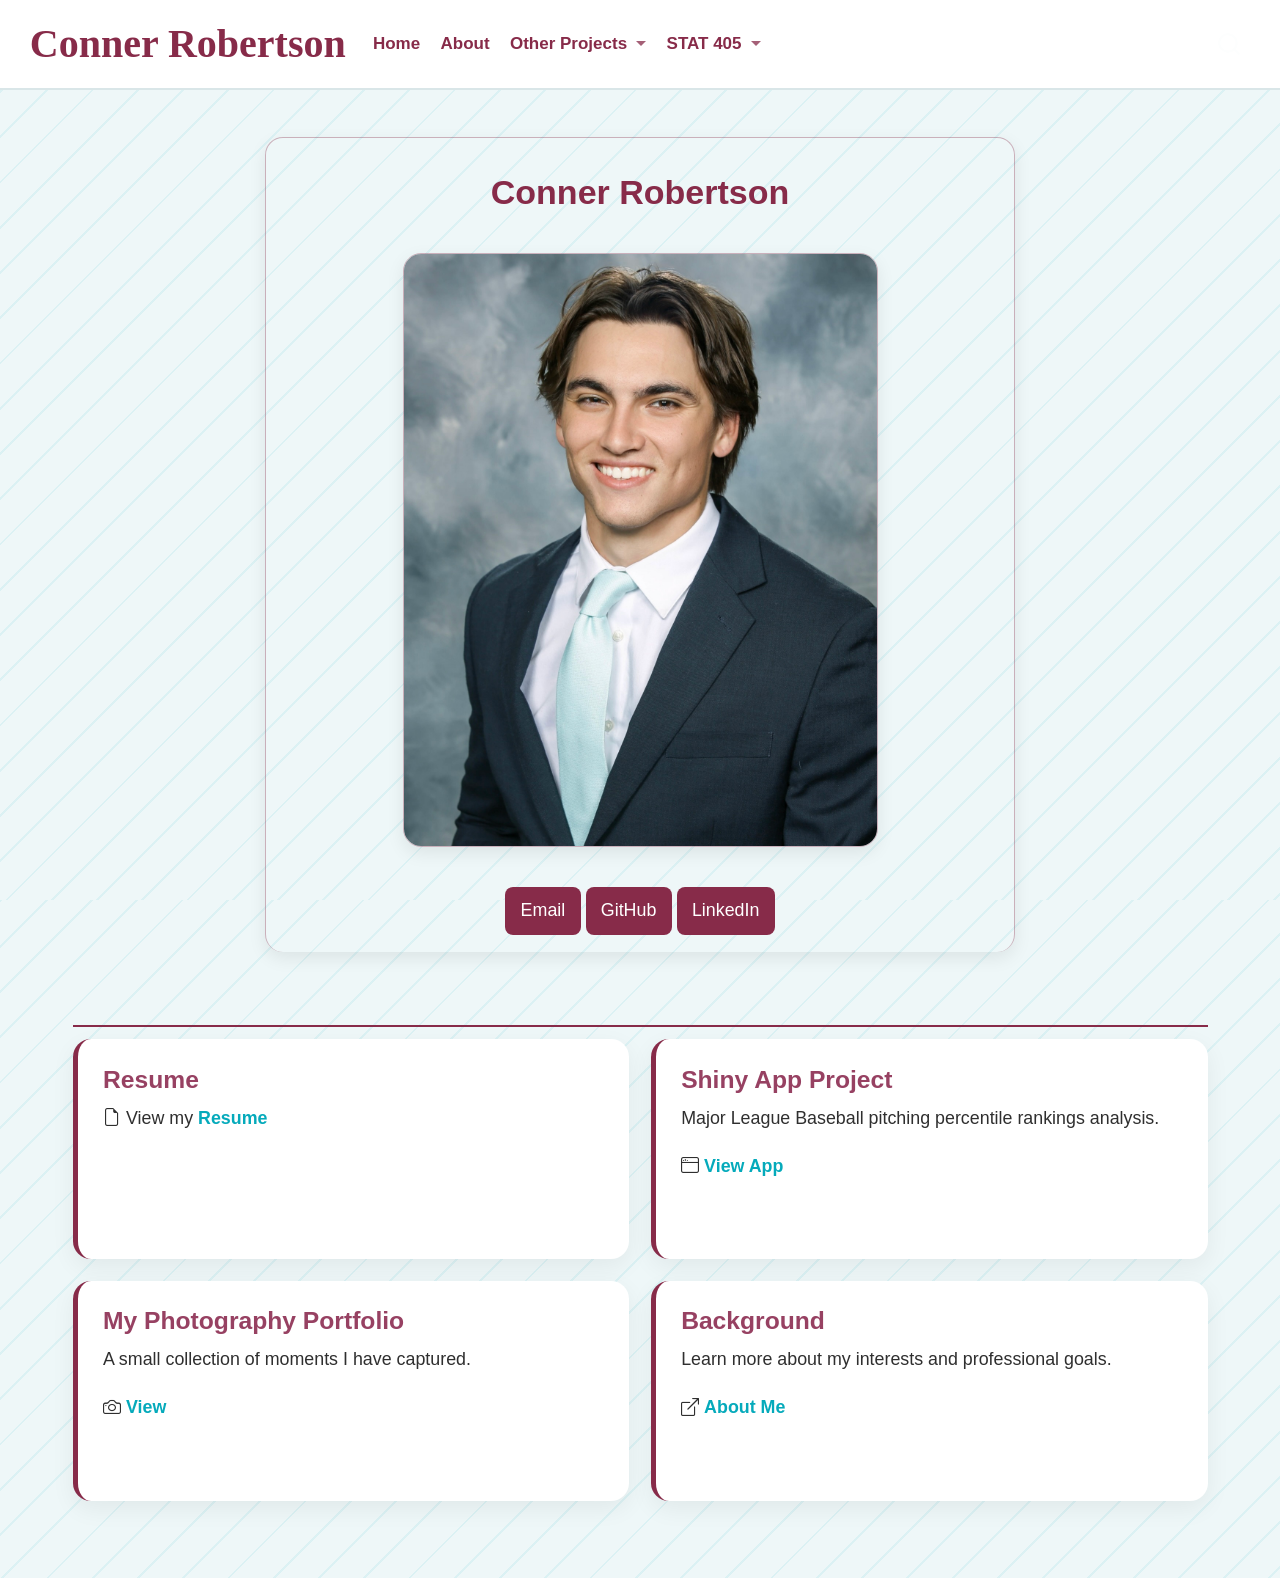
<file: docs/index.html>
<!DOCTYPE html>
<html xmlns="http://www.w3.org/1999/xhtml" lang="en" xml:lang="en"><head>

<meta charset="utf-8">
<meta name="generator" content="quarto-1.8.27">

<meta name="viewport" content="width=device-width, initial-scale=1.0, user-scalable=yes">


<title>Conner Robertson</title>
<style>
code{white-space: pre-wrap;}
span.smallcaps{font-variant: small-caps;}
div.columns{display: flex; gap: min(4vw, 1.5em);}
div.column{flex: auto; overflow-x: auto;}
div.hanging-indent{margin-left: 1.5em; text-indent: -1.5em;}
ul.task-list{list-style: none;}
ul.task-list li input[type="checkbox"] {
  width: 0.8em;
  margin: 0 0.8em 0.2em -1em; /* quarto-specific, see https://github.com/quarto-dev/quarto-cli/issues/4556 */ 
  vertical-align: middle;
}
</style>


<script src="site_libs/quarto-nav/quarto-nav.js"></script>
<script src="site_libs/quarto-nav/headroom.min.js"></script>
<script src="site_libs/clipboard/clipboard.min.js"></script>
<script src="site_libs/quarto-search/autocomplete.umd.js"></script>
<script src="site_libs/quarto-search/fuse.min.js"></script>
<script src="site_libs/quarto-search/quarto-search.js"></script>
<meta name="quarto:offset" content="./">
<script src="site_libs/quarto-html/quarto.js" type="module"></script>
<script src="site_libs/quarto-html/tabsets/tabsets.js" type="module"></script>
<script src="site_libs/quarto-html/axe/axe-check.js" type="module"></script>
<script src="site_libs/quarto-html/popper.min.js"></script>
<script src="site_libs/quarto-html/tippy.umd.min.js"></script>
<script src="site_libs/quarto-html/anchor.min.js"></script>
<link href="site_libs/quarto-html/tippy.css" rel="stylesheet">
<link href="site_libs/quarto-html/quarto-syntax-highlighting-ed96de9b727972fe78a7b5d16c58bf87.css" rel="stylesheet" id="quarto-text-highlighting-styles">
<script src="site_libs/bootstrap/bootstrap.min.js"></script>
<link href="site_libs/bootstrap/bootstrap-icons.css" rel="stylesheet">
<link href="site_libs/bootstrap/bootstrap-82bd6119df2bf4ab524fef438a105040.min.css" rel="stylesheet" append-hash="true" id="quarto-bootstrap" data-mode="light">
<script id="quarto-search-options" type="application/json">{
  "location": "navbar",
  "copy-button": false,
  "collapse-after": 3,
  "panel-placement": "end",
  "type": "overlay",
  "limit": 50,
  "keyboard-shortcut": [
    "f",
    "/",
    "s"
  ],
  "show-item-context": false,
  "language": {
    "search-no-results-text": "No results",
    "search-matching-documents-text": "matching documents",
    "search-copy-link-title": "Copy link to search",
    "search-hide-matches-text": "Hide additional matches",
    "search-more-match-text": "more match in this document",
    "search-more-matches-text": "more matches in this document",
    "search-clear-button-title": "Clear",
    "search-text-placeholder": "",
    "search-detached-cancel-button-title": "Cancel",
    "search-submit-button-title": "Submit",
    "search-label": "Search"
  }
}</script>


<link rel="stylesheet" href="styles.css">
</head>

<body class="nav-fixed quarto-light">

<div id="quarto-search-results"></div>
  <header id="quarto-header" class="headroom fixed-top">
    <nav class="navbar navbar-expand-lg " data-bs-theme="dark">
      <div class="navbar-container container-fluid">
      <div class="navbar-brand-container mx-auto">
    <a class="navbar-brand" href="./index.html">
    <span class="navbar-title">Conner Robertson</span>
    </a>
  </div>
            <div id="quarto-search" class="" title="Search"></div>
          <button class="navbar-toggler" type="button" data-bs-toggle="collapse" data-bs-target="#navbarCollapse" aria-controls="navbarCollapse" role="menu" aria-expanded="false" aria-label="Toggle navigation" onclick="if (window.quartoToggleHeadroom) { window.quartoToggleHeadroom(); }">
  <span class="navbar-toggler-icon"></span>
</button>
          <div class="collapse navbar-collapse" id="navbarCollapse">
            <ul class="navbar-nav navbar-nav-scroll me-auto">
  <li class="nav-item">
    <a class="nav-link active" href="./index.html" aria-current="page"> 
<span class="menu-text">Home</span></a>
  </li>  
  <li class="nav-item">
    <a class="nav-link" href="./about.html"> 
<span class="menu-text">About</span></a>
  </li>  
  <li class="nav-item dropdown ">
    <a class="nav-link dropdown-toggle" href="#" id="nav-menu-other-projects" role="link" data-bs-toggle="dropdown" aria-expanded="false">
 <span class="menu-text">Other Projects</span>
    </a>
    <ul class="dropdown-menu" aria-labelledby="nav-menu-other-projects">    
        <li>
    <a class="dropdown-item" href="./tr_project.html">
 <span class="dropdown-text">Timber Rattlers Practicum</span></a>
  </li>  
        <li>
    <a class="dropdown-item" href="./bus_model.html">
 <span class="dropdown-text">Business &amp; Entrepreneurship UPI Model</span></a>
  </li>  
    </ul>
  </li>
  <li class="nav-item dropdown ">
    <a class="nav-link dropdown-toggle" href="#" id="nav-menu-stat-405" role="link" data-bs-toggle="dropdown" aria-expanded="false">
 <span class="menu-text">STAT 405</span>
    </a>
    <ul class="dropdown-menu" aria-labelledby="nav-menu-stat-405">    
        <li>
    <a class="dropdown-item" href="./sql_project.html">
 <span class="dropdown-text">SQL Database Creation</span></a>
  </li>  
        <li>
    <a class="dropdown-item" href="./text_analysis.html">
 <span class="dropdown-text">Textual Analysis of the Four Gospels</span></a>
  </li>  
        <li>
    <a class="dropdown-item" href="./package.html">
 <span class="dropdown-text">Webgem Package</span></a>
  </li>  
        <li>
    <a class="dropdown-item" href="./poster.html">
 <span class="dropdown-text">KFYO Poster Project</span></a>
  </li>  
        <li>
    <a class="dropdown-item" href="./stylo.html">
 <span class="dropdown-text">Sylo Package Analysis</span></a>
  </li>  
    </ul>
  </li>
</ul>
          </div> <!-- /navcollapse -->
            <div class="quarto-navbar-tools">
</div>
      </div> <!-- /container-fluid -->
    </nav>
</header>
<!-- content -->
<div id="quarto-content" class="quarto-container page-columns page-rows-contents page-layout-full page-navbar">
<!-- sidebar -->
<!-- margin-sidebar -->
    
<!-- main -->
<main class="content column-page" id="quarto-document-content"><header id="title-block-header" class="quarto-title-block"></header>




<section id="home-name" class="level1 top-hero">
<h1>Conner Robertson</h1>
<p><img src="images/IMG_3170.jpeg" class="profile-photo img-fluid"></p>
<div class="button-row">
<p><a href="mailto:robertco@lawrence.edu" class="home-btn">Email</a> <a href="https://github.com/connerrob24/" class="home-btn" target="_blank">GitHub</a> <a href="https://www.linkedin.com/in/conner-robertson-3297532b8/" class="home-btn" target="_blank">LinkedIn</a></p>
</div>
</section>
<section id="section" class="level2">
<h2 class="anchored" data-anchor-id="section"></h2>
<div class="project-grid">
<section id="resume" class="level3 project-card">
<h3 class="anchored" data-anchor-id="resume">Resume</h3>
<p><i class="bi bi-file-earmark"></i> View my <a href="https://drive.google.com/file/d/1v8BbmGckoAS4CYBgHNIV4Q_UR9RSjBW_/view?usp=sharing" target="_blank">Resume</a></p>
</section>
<section id="shiny-app-project" class="level3 project-card">
<h3 class="anchored" data-anchor-id="shiny-app-project">Shiny App Project</h3>
<p>Major League Baseball pitching percentile rankings analysis.</p>
<p><i class="bi bi-window"></i> <a href="./shiny-app.html">View App</a></p>
</section>
<section id="my-photography-portfolio" class="level3 project-card static-card">
<h3 class="anchored" data-anchor-id="my-photography-portfolio">My Photography Portfolio</h3>
<p>A small collection of moments I have captured.</p>
<p><i class="bi bi-camera"></i> <a href="./photography.html" target="_blank">View</a></p>
</section>
<section id="background" class="level3 project-card">
<h3 class="anchored" data-anchor-id="background">Background</h3>
<p>Learn more about my interests and professional goals.</p>
<p><i class="bi bi-box-arrow-up-right"></i> <a href="./about.html" target="_blank">About Me</a></p>
</section>
</div>


</section>

</main> <!-- /main -->
<script id="quarto-html-after-body" type="application/javascript">
  window.document.addEventListener("DOMContentLoaded", function (event) {
    const icon = "";
    const anchorJS = new window.AnchorJS();
    anchorJS.options = {
      placement: 'right',
      icon: icon
    };
    anchorJS.add('.anchored');
    const isCodeAnnotation = (el) => {
      for (const clz of el.classList) {
        if (clz.startsWith('code-annotation-')) {                     
          return true;
        }
      }
      return false;
    }
    const onCopySuccess = function(e) {
      // button target
      const button = e.trigger;
      // don't keep focus
      button.blur();
      // flash "checked"
      button.classList.add('code-copy-button-checked');
      var currentTitle = button.getAttribute("title");
      button.setAttribute("title", "Copied!");
      let tooltip;
      if (window.bootstrap) {
        button.setAttribute("data-bs-toggle", "tooltip");
        button.setAttribute("data-bs-placement", "left");
        button.setAttribute("data-bs-title", "Copied!");
        tooltip = new bootstrap.Tooltip(button, 
          { trigger: "manual", 
            customClass: "code-copy-button-tooltip",
            offset: [0, -8]});
        tooltip.show();    
      }
      setTimeout(function() {
        if (tooltip) {
          tooltip.hide();
          button.removeAttribute("data-bs-title");
          button.removeAttribute("data-bs-toggle");
          button.removeAttribute("data-bs-placement");
        }
        button.setAttribute("title", currentTitle);
        button.classList.remove('code-copy-button-checked');
      }, 1000);
      // clear code selection
      e.clearSelection();
    }
    const getTextToCopy = function(trigger) {
      const outerScaffold = trigger.parentElement.cloneNode(true);
      const codeEl = outerScaffold.querySelector('code');
      for (const childEl of codeEl.children) {
        if (isCodeAnnotation(childEl)) {
          childEl.remove();
        }
      }
      return codeEl.innerText;
    }
    const clipboard = new window.ClipboardJS('.code-copy-button:not([data-in-quarto-modal])', {
      text: getTextToCopy
    });
    clipboard.on('success', onCopySuccess);
    if (window.document.getElementById('quarto-embedded-source-code-modal')) {
      const clipboardModal = new window.ClipboardJS('.code-copy-button[data-in-quarto-modal]', {
        text: getTextToCopy,
        container: window.document.getElementById('quarto-embedded-source-code-modal')
      });
      clipboardModal.on('success', onCopySuccess);
    }
      var localhostRegex = new RegExp(/^(?:http|https):\/\/localhost\:?[0-9]*\//);
      var mailtoRegex = new RegExp(/^mailto:/);
        var filterRegex = new RegExp('/' + window.location.host + '/');
      var isInternal = (href) => {
          return filterRegex.test(href) || localhostRegex.test(href) || mailtoRegex.test(href);
      }
      // Inspect non-navigation links and adorn them if external
     var links = window.document.querySelectorAll('a[href]:not(.nav-link):not(.navbar-brand):not(.toc-action):not(.sidebar-link):not(.sidebar-item-toggle):not(.pagination-link):not(.no-external):not([aria-hidden]):not(.dropdown-item):not(.quarto-navigation-tool):not(.about-link)');
      for (var i=0; i<links.length; i++) {
        const link = links[i];
        if (!isInternal(link.href)) {
          // undo the damage that might have been done by quarto-nav.js in the case of
          // links that we want to consider external
          if (link.dataset.originalHref !== undefined) {
            link.href = link.dataset.originalHref;
          }
        }
      }
    function tippyHover(el, contentFn, onTriggerFn, onUntriggerFn) {
      const config = {
        allowHTML: true,
        maxWidth: 500,
        delay: 100,
        arrow: false,
        appendTo: function(el) {
            return el.parentElement;
        },
        interactive: true,
        interactiveBorder: 10,
        theme: 'quarto',
        placement: 'bottom-start',
      };
      if (contentFn) {
        config.content = contentFn;
      }
      if (onTriggerFn) {
        config.onTrigger = onTriggerFn;
      }
      if (onUntriggerFn) {
        config.onUntrigger = onUntriggerFn;
      }
      window.tippy(el, config); 
    }
    const noterefs = window.document.querySelectorAll('a[role="doc-noteref"]');
    for (var i=0; i<noterefs.length; i++) {
      const ref = noterefs[i];
      tippyHover(ref, function() {
        // use id or data attribute instead here
        let href = ref.getAttribute('data-footnote-href') || ref.getAttribute('href');
        try { href = new URL(href).hash; } catch {}
        const id = href.replace(/^#\/?/, "");
        const note = window.document.getElementById(id);
        if (note) {
          return note.innerHTML;
        } else {
          return "";
        }
      });
    }
    const xrefs = window.document.querySelectorAll('a.quarto-xref');
    const processXRef = (id, note) => {
      // Strip column container classes
      const stripColumnClz = (el) => {
        el.classList.remove("page-full", "page-columns");
        if (el.children) {
          for (const child of el.children) {
            stripColumnClz(child);
          }
        }
      }
      stripColumnClz(note)
      if (id === null || id.startsWith('sec-')) {
        // Special case sections, only their first couple elements
        const container = document.createElement("div");
        if (note.children && note.children.length > 2) {
          container.appendChild(note.children[0].cloneNode(true));
          for (let i = 1; i < note.children.length; i++) {
            const child = note.children[i];
            if (child.tagName === "P" && child.innerText === "") {
              continue;
            } else {
              container.appendChild(child.cloneNode(true));
              break;
            }
          }
          if (window.Quarto?.typesetMath) {
            window.Quarto.typesetMath(container);
          }
          return container.innerHTML
        } else {
          if (window.Quarto?.typesetMath) {
            window.Quarto.typesetMath(note);
          }
          return note.innerHTML;
        }
      } else {
        // Remove any anchor links if they are present
        const anchorLink = note.querySelector('a.anchorjs-link');
        if (anchorLink) {
          anchorLink.remove();
        }
        if (window.Quarto?.typesetMath) {
          window.Quarto.typesetMath(note);
        }
        if (note.classList.contains("callout")) {
          return note.outerHTML;
        } else {
          return note.innerHTML;
        }
      }
    }
    for (var i=0; i<xrefs.length; i++) {
      const xref = xrefs[i];
      tippyHover(xref, undefined, function(instance) {
        instance.disable();
        let url = xref.getAttribute('href');
        let hash = undefined; 
        if (url.startsWith('#')) {
          hash = url;
        } else {
          try { hash = new URL(url).hash; } catch {}
        }
        if (hash) {
          const id = hash.replace(/^#\/?/, "");
          const note = window.document.getElementById(id);
          if (note !== null) {
            try {
              const html = processXRef(id, note.cloneNode(true));
              instance.setContent(html);
            } finally {
              instance.enable();
              instance.show();
            }
          } else {
            // See if we can fetch this
            fetch(url.split('#')[0])
            .then(res => res.text())
            .then(html => {
              const parser = new DOMParser();
              const htmlDoc = parser.parseFromString(html, "text/html");
              const note = htmlDoc.getElementById(id);
              if (note !== null) {
                const html = processXRef(id, note);
                instance.setContent(html);
              } 
            }).finally(() => {
              instance.enable();
              instance.show();
            });
          }
        } else {
          // See if we can fetch a full url (with no hash to target)
          // This is a special case and we should probably do some content thinning / targeting
          fetch(url)
          .then(res => res.text())
          .then(html => {
            const parser = new DOMParser();
            const htmlDoc = parser.parseFromString(html, "text/html");
            const note = htmlDoc.querySelector('main.content');
            if (note !== null) {
              // This should only happen for chapter cross references
              // (since there is no id in the URL)
              // remove the first header
              if (note.children.length > 0 && note.children[0].tagName === "HEADER") {
                note.children[0].remove();
              }
              const html = processXRef(null, note);
              instance.setContent(html);
            } 
          }).finally(() => {
            instance.enable();
            instance.show();
          });
        }
      }, function(instance) {
      });
    }
        let selectedAnnoteEl;
        const selectorForAnnotation = ( cell, annotation) => {
          let cellAttr = 'data-code-cell="' + cell + '"';
          let lineAttr = 'data-code-annotation="' +  annotation + '"';
          const selector = 'span[' + cellAttr + '][' + lineAttr + ']';
          return selector;
        }
        const selectCodeLines = (annoteEl) => {
          const doc = window.document;
          const targetCell = annoteEl.getAttribute("data-target-cell");
          const targetAnnotation = annoteEl.getAttribute("data-target-annotation");
          const annoteSpan = window.document.querySelector(selectorForAnnotation(targetCell, targetAnnotation));
          const lines = annoteSpan.getAttribute("data-code-lines").split(",");
          const lineIds = lines.map((line) => {
            return targetCell + "-" + line;
          })
          let top = null;
          let height = null;
          let parent = null;
          if (lineIds.length > 0) {
              //compute the position of the single el (top and bottom and make a div)
              const el = window.document.getElementById(lineIds[0]);
              top = el.offsetTop;
              height = el.offsetHeight;
              parent = el.parentElement.parentElement;
            if (lineIds.length > 1) {
              const lastEl = window.document.getElementById(lineIds[lineIds.length - 1]);
              const bottom = lastEl.offsetTop + lastEl.offsetHeight;
              height = bottom - top;
            }
            if (top !== null && height !== null && parent !== null) {
              // cook up a div (if necessary) and position it 
              let div = window.document.getElementById("code-annotation-line-highlight");
              if (div === null) {
                div = window.document.createElement("div");
                div.setAttribute("id", "code-annotation-line-highlight");
                div.style.position = 'absolute';
                parent.appendChild(div);
              }
              div.style.top = top - 2 + "px";
              div.style.height = height + 4 + "px";
              div.style.left = 0;
              let gutterDiv = window.document.getElementById("code-annotation-line-highlight-gutter");
              if (gutterDiv === null) {
                gutterDiv = window.document.createElement("div");
                gutterDiv.setAttribute("id", "code-annotation-line-highlight-gutter");
                gutterDiv.style.position = 'absolute';
                const codeCell = window.document.getElementById(targetCell);
                const gutter = codeCell.querySelector('.code-annotation-gutter');
                gutter.appendChild(gutterDiv);
              }
              gutterDiv.style.top = top - 2 + "px";
              gutterDiv.style.height = height + 4 + "px";
            }
            selectedAnnoteEl = annoteEl;
          }
        };
        const unselectCodeLines = () => {
          const elementsIds = ["code-annotation-line-highlight", "code-annotation-line-highlight-gutter"];
          elementsIds.forEach((elId) => {
            const div = window.document.getElementById(elId);
            if (div) {
              div.remove();
            }
          });
          selectedAnnoteEl = undefined;
        };
          // Handle positioning of the toggle
      window.addEventListener(
        "resize",
        throttle(() => {
          elRect = undefined;
          if (selectedAnnoteEl) {
            selectCodeLines(selectedAnnoteEl);
          }
        }, 10)
      );
      function throttle(fn, ms) {
      let throttle = false;
      let timer;
        return (...args) => {
          if(!throttle) { // first call gets through
              fn.apply(this, args);
              throttle = true;
          } else { // all the others get throttled
              if(timer) clearTimeout(timer); // cancel #2
              timer = setTimeout(() => {
                fn.apply(this, args);
                timer = throttle = false;
              }, ms);
          }
        };
      }
        // Attach click handler to the DT
        const annoteDls = window.document.querySelectorAll('dt[data-target-cell]');
        for (const annoteDlNode of annoteDls) {
          annoteDlNode.addEventListener('click', (event) => {
            const clickedEl = event.target;
            if (clickedEl !== selectedAnnoteEl) {
              unselectCodeLines();
              const activeEl = window.document.querySelector('dt[data-target-cell].code-annotation-active');
              if (activeEl) {
                activeEl.classList.remove('code-annotation-active');
              }
              selectCodeLines(clickedEl);
              clickedEl.classList.add('code-annotation-active');
            } else {
              // Unselect the line
              unselectCodeLines();
              clickedEl.classList.remove('code-annotation-active');
            }
          });
        }
    const findCites = (el) => {
      const parentEl = el.parentElement;
      if (parentEl) {
        const cites = parentEl.dataset.cites;
        if (cites) {
          return {
            el,
            cites: cites.split(' ')
          };
        } else {
          return findCites(el.parentElement)
        }
      } else {
        return undefined;
      }
    };
    var bibliorefs = window.document.querySelectorAll('a[role="doc-biblioref"]');
    for (var i=0; i<bibliorefs.length; i++) {
      const ref = bibliorefs[i];
      const citeInfo = findCites(ref);
      if (citeInfo) {
        tippyHover(citeInfo.el, function() {
          var popup = window.document.createElement('div');
          citeInfo.cites.forEach(function(cite) {
            var citeDiv = window.document.createElement('div');
            citeDiv.classList.add('hanging-indent');
            citeDiv.classList.add('csl-entry');
            var biblioDiv = window.document.getElementById('ref-' + cite);
            if (biblioDiv) {
              citeDiv.innerHTML = biblioDiv.innerHTML;
            }
            popup.appendChild(citeDiv);
          });
          return popup.innerHTML;
        });
      }
    }
  });
  </script>
</div> <!-- /content -->




</body></html>
</file>
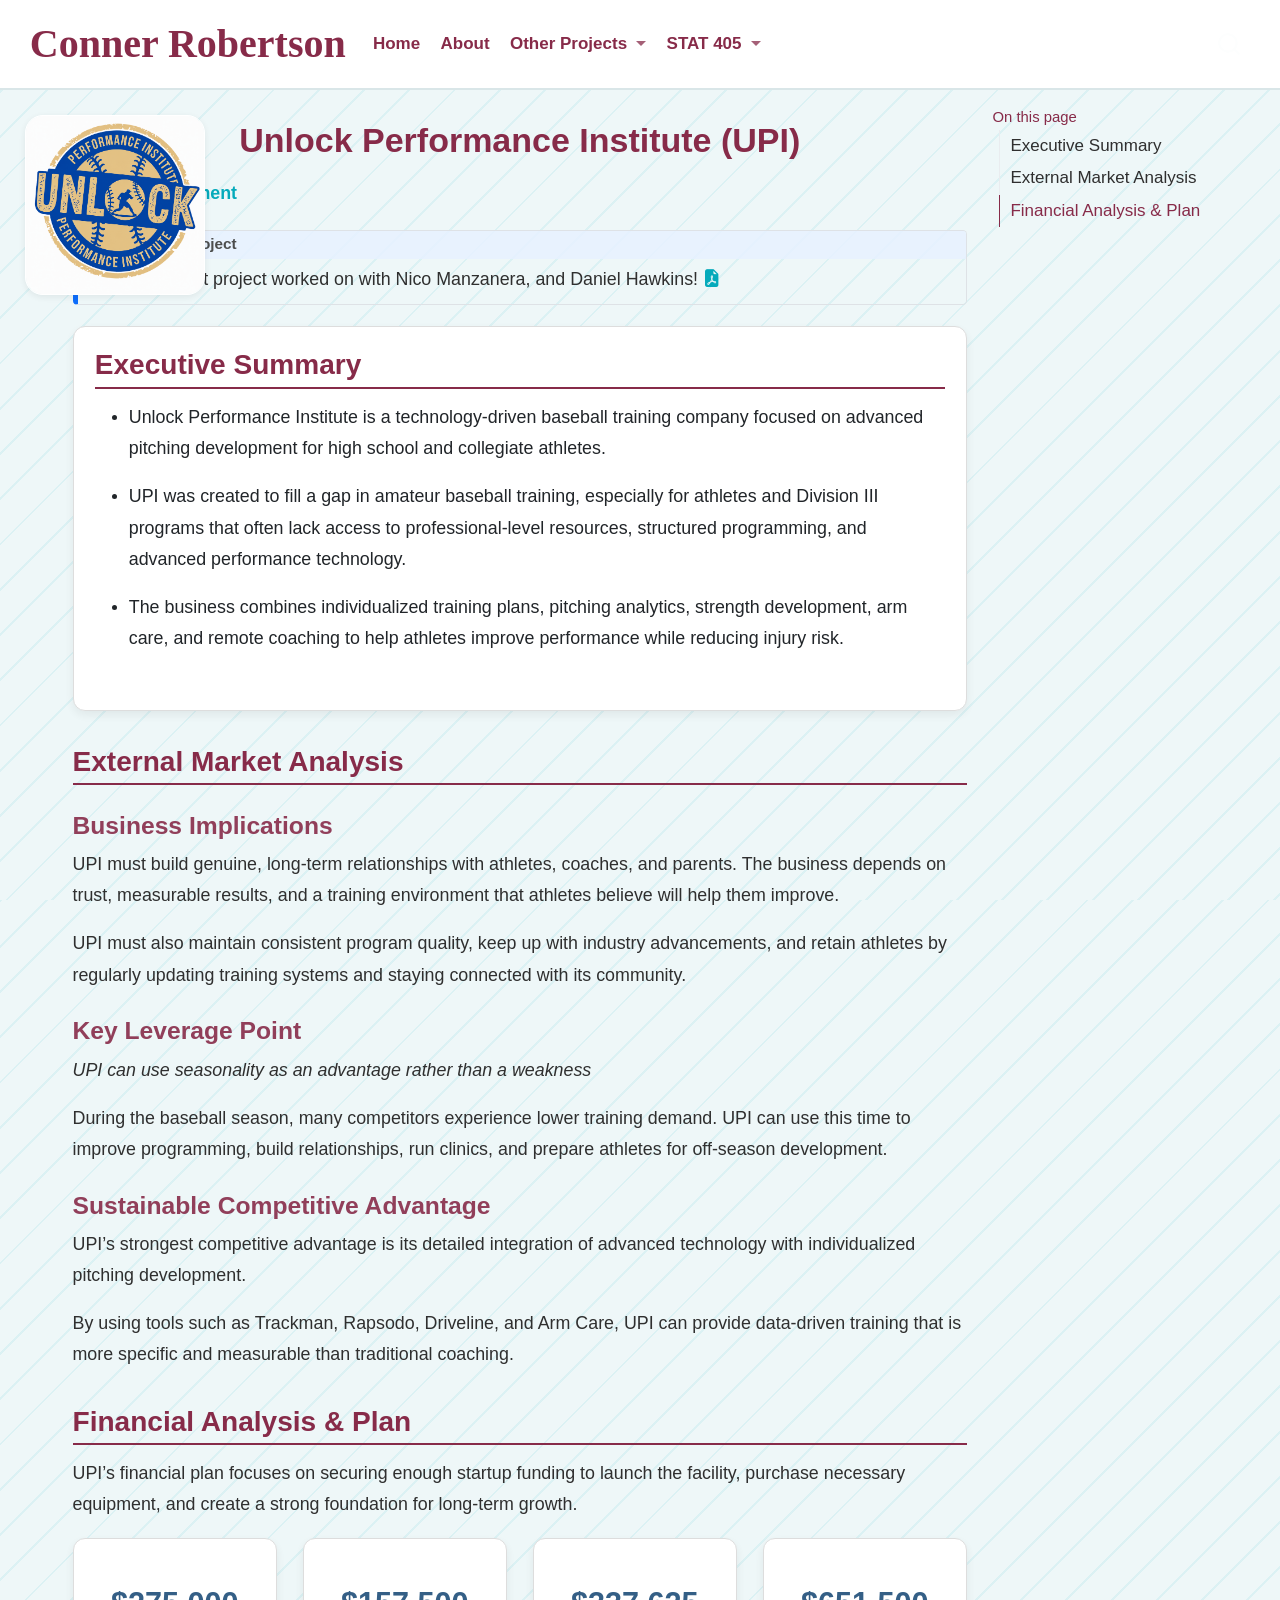
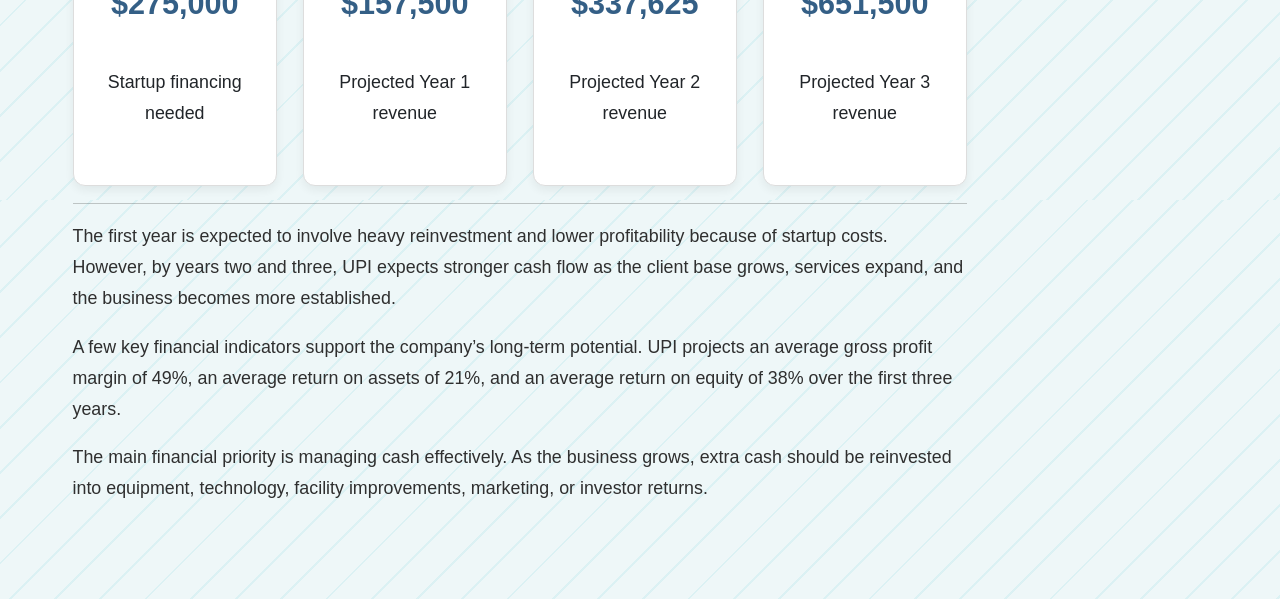
<file: docs/bus_model.html>
<!DOCTYPE html>
<html xmlns="http://www.w3.org/1999/xhtml" lang="en" xml:lang="en"><head>

<meta charset="utf-8">
<meta name="generator" content="quarto-1.8.27">

<meta name="viewport" content="width=device-width, initial-scale=1.0, user-scalable=yes">


<title>Unlock Performance Institute (UPI) – Conner Robertson</title>
<style>
code{white-space: pre-wrap;}
span.smallcaps{font-variant: small-caps;}
div.columns{display: flex; gap: min(4vw, 1.5em);}
div.column{flex: auto; overflow-x: auto;}
div.hanging-indent{margin-left: 1.5em; text-indent: -1.5em;}
ul.task-list{list-style: none;}
ul.task-list li input[type="checkbox"] {
  width: 0.8em;
  margin: 0 0.8em 0.2em -1em; /* quarto-specific, see https://github.com/quarto-dev/quarto-cli/issues/4556 */ 
  vertical-align: middle;
}
</style>


<script src="site_libs/quarto-nav/quarto-nav.js"></script>
<script src="site_libs/quarto-nav/headroom.min.js"></script>
<script src="site_libs/clipboard/clipboard.min.js"></script>
<script src="site_libs/quarto-search/autocomplete.umd.js"></script>
<script src="site_libs/quarto-search/fuse.min.js"></script>
<script src="site_libs/quarto-search/quarto-search.js"></script>
<meta name="quarto:offset" content="./">
<script src="site_libs/quarto-html/quarto.js" type="module"></script>
<script src="site_libs/quarto-html/tabsets/tabsets.js" type="module"></script>
<script src="site_libs/quarto-html/axe/axe-check.js" type="module"></script>
<script src="site_libs/quarto-html/popper.min.js"></script>
<script src="site_libs/quarto-html/tippy.umd.min.js"></script>
<script src="site_libs/quarto-html/anchor.min.js"></script>
<link href="site_libs/quarto-html/tippy.css" rel="stylesheet">
<link href="site_libs/quarto-html/quarto-syntax-highlighting-ed96de9b727972fe78a7b5d16c58bf87.css" rel="stylesheet" id="quarto-text-highlighting-styles">
<script src="site_libs/bootstrap/bootstrap.min.js"></script>
<link href="site_libs/bootstrap/bootstrap-icons.css" rel="stylesheet">
<link href="site_libs/bootstrap/bootstrap-82bd6119df2bf4ab524fef438a105040.min.css" rel="stylesheet" append-hash="true" id="quarto-bootstrap" data-mode="light">
<script id="quarto-search-options" type="application/json">{
  "location": "navbar",
  "copy-button": false,
  "collapse-after": 3,
  "panel-placement": "end",
  "type": "overlay",
  "limit": 50,
  "keyboard-shortcut": [
    "f",
    "/",
    "s"
  ],
  "show-item-context": false,
  "language": {
    "search-no-results-text": "No results",
    "search-matching-documents-text": "matching documents",
    "search-copy-link-title": "Copy link to search",
    "search-hide-matches-text": "Hide additional matches",
    "search-more-match-text": "more match in this document",
    "search-more-matches-text": "more matches in this document",
    "search-clear-button-title": "Clear",
    "search-text-placeholder": "",
    "search-detached-cancel-button-title": "Cancel",
    "search-submit-button-title": "Submit",
    "search-label": "Search"
  }
}</script>


<link rel="stylesheet" href="styles.css">
</head>

<body class="nav-fixed quarto-light">

<div id="quarto-search-results"></div>
  <header id="quarto-header" class="headroom fixed-top">
    <nav class="navbar navbar-expand-lg " data-bs-theme="dark">
      <div class="navbar-container container-fluid">
      <div class="navbar-brand-container mx-auto">
    <a class="navbar-brand" href="./index.html">
    <span class="navbar-title">Conner Robertson</span>
    </a>
  </div>
            <div id="quarto-search" class="" title="Search"></div>
          <button class="navbar-toggler" type="button" data-bs-toggle="collapse" data-bs-target="#navbarCollapse" aria-controls="navbarCollapse" role="menu" aria-expanded="false" aria-label="Toggle navigation" onclick="if (window.quartoToggleHeadroom) { window.quartoToggleHeadroom(); }">
  <span class="navbar-toggler-icon"></span>
</button>
          <div class="collapse navbar-collapse" id="navbarCollapse">
            <ul class="navbar-nav navbar-nav-scroll me-auto">
  <li class="nav-item">
    <a class="nav-link" href="./index.html"> 
<span class="menu-text">Home</span></a>
  </li>  
  <li class="nav-item">
    <a class="nav-link" href="./about.html"> 
<span class="menu-text">About</span></a>
  </li>  
  <li class="nav-item dropdown ">
    <a class="nav-link dropdown-toggle" href="#" id="nav-menu-other-projects" role="link" data-bs-toggle="dropdown" aria-expanded="false">
 <span class="menu-text">Other Projects</span>
    </a>
    <ul class="dropdown-menu" aria-labelledby="nav-menu-other-projects">    
        <li>
    <a class="dropdown-item" href="./tr_project.html">
 <span class="dropdown-text">Timber Rattlers Practicum</span></a>
  </li>  
        <li>
    <a class="dropdown-item" href="./bus_model.html">
 <span class="dropdown-text">Business &amp; Entrepreneurship UPI Model</span></a>
  </li>  
    </ul>
  </li>
  <li class="nav-item dropdown ">
    <a class="nav-link dropdown-toggle" href="#" id="nav-menu-stat-405" role="link" data-bs-toggle="dropdown" aria-expanded="false">
 <span class="menu-text">STAT 405</span>
    </a>
    <ul class="dropdown-menu" aria-labelledby="nav-menu-stat-405">    
        <li>
    <a class="dropdown-item" href="./sql_project.html">
 <span class="dropdown-text">SQL Database Creation</span></a>
  </li>  
        <li>
    <a class="dropdown-item" href="./text_analysis.html">
 <span class="dropdown-text">Textual Analysis of the Four Gospels</span></a>
  </li>  
        <li>
    <a class="dropdown-item" href="./package.html">
 <span class="dropdown-text">Webgem Package</span></a>
  </li>  
        <li>
    <a class="dropdown-item" href="./poster.html">
 <span class="dropdown-text">KFYO Poster Project</span></a>
  </li>  
        <li>
    <a class="dropdown-item" href="./stylo.html">
 <span class="dropdown-text">Sylo Package Analysis</span></a>
  </li>  
    </ul>
  </li>
</ul>
          </div> <!-- /navcollapse -->
            <div class="quarto-navbar-tools">
</div>
      </div> <!-- /container-fluid -->
    </nav>
</header>
<!-- content -->
<div id="quarto-content" class="quarto-container page-columns page-rows-contents page-layout-full page-navbar">
<!-- sidebar -->
<!-- margin-sidebar -->
    <div id="quarto-margin-sidebar" class="sidebar margin-sidebar">
        <nav id="TOC" role="doc-toc" class="toc-active">
    <h2 id="toc-title">On this page</h2>
   
  <ul>
  <li><a href="#executive-summary" id="toc-executive-summary" class="nav-link active" data-scroll-target="#executive-summary">Executive Summary</a></li>
  <li><a href="#external-market-analysis" id="toc-external-market-analysis" class="nav-link" data-scroll-target="#external-market-analysis">External Market Analysis</a>
  <ul class="collapse">
  <li><a href="#business-implications" id="toc-business-implications" class="nav-link" data-scroll-target="#business-implications">Business Implications</a></li>
  <li><a href="#key-leverage-point" id="toc-key-leverage-point" class="nav-link" data-scroll-target="#key-leverage-point">Key Leverage Point</a></li>
  <li><a href="#sustainable-competitive-advantage" id="toc-sustainable-competitive-advantage" class="nav-link" data-scroll-target="#sustainable-competitive-advantage">Sustainable Competitive Advantage</a></li>
  </ul></li>
  <li><a href="#financial-analysis-plan" id="toc-financial-analysis-plan" class="nav-link" data-scroll-target="#financial-analysis-plan">Financial Analysis &amp; Plan</a></li>
  </ul>
</nav>
    </div>
<!-- main -->
<main class="content column-page-left" id="quarto-document-content">

<header id="title-block-header" class="quarto-title-block default">
<div class="quarto-title">
<h1 class="title">Unlock Performance Institute (UPI)</h1>
</div>



<div class="quarto-title-meta column-page-left">

    
  
    
  </div>
  


</header>


<p><img src="images/UPI_logo.png" class="page-logo" alt="Unlock Performance Institute logo"></p>
<p><a href="https://drive.google.com/file/d/1OtXaL1Pi-Lp6udJg5Dxmf-ESdz1Bic1B/view?usp=sharing">Full PDF Document</a></p>
<div class="callout callout-style-default callout-note callout-titled">
<div class="callout-header d-flex align-content-center">
<div class="callout-icon-container">
<i class="callout-icon"></i>
</div>
<div class="callout-title-container flex-fill">
<span class="screen-reader-only">Note</span>About this project
</div>
</div>
<div class="callout-body-container callout-body">
<p>This was a joint project worked on with Nico Manzanera, and Daniel Hawkins! <a href="https://drive.google.com/file/d/1qhlG-pVfZt8YlPswXpDgBZ-bsi_SdRPF/view?usp=sharing" target="_blank"> <i class="bi bi-file-earmark-pdf-fill"></i> </a></p>
</div>
</div>
<section id="executive-summary" class="level2 card">
<h2 class="anchored" data-anchor-id="executive-summary">Executive Summary</h2>
<ul>
<li><p>Unlock Performance Institute is a technology-driven baseball training company focused on advanced pitching development for high school and collegiate athletes.</p></li>
<li><p>UPI was created to fill a gap in amateur baseball training, especially for athletes and Division III programs that often lack access to professional-level resources, structured programming, and advanced performance technology.</p></li>
<li><p>The business combines individualized training plans, pitching analytics, strength development, arm care, and remote coaching to help athletes improve performance while reducing injury risk.</p></li>
</ul>
</section>
<section id="external-market-analysis" class="level2">
<h2 class="anchored" data-anchor-id="external-market-analysis">External Market Analysis</h2>
<section id="business-implications" class="level3">
<h3 class="anchored" data-anchor-id="business-implications">Business Implications</h3>
<p>UPI must build genuine, long-term relationships with athletes, coaches, and parents. The business depends on trust, measurable results, and a training environment that athletes believe will help them improve.</p>
<p>UPI must also maintain consistent program quality, keep up with industry advancements, and retain athletes by regularly updating training systems and staying connected with its community.</p>
</section>
<section id="key-leverage-point" class="level3">
<h3 class="anchored" data-anchor-id="key-leverage-point">Key Leverage Point</h3>
<p><em>UPI can use seasonality as an advantage rather than a weakness</em></p>
<p>During the baseball season, many competitors experience lower training demand. UPI can use this time to improve programming, build relationships, run clinics, and prepare athletes for off-season development.</p>
</section>
<section id="sustainable-competitive-advantage" class="level3">
<h3 class="anchored" data-anchor-id="sustainable-competitive-advantage">Sustainable Competitive Advantage</h3>
<p>UPI’s strongest competitive advantage is its detailed integration of advanced technology with individualized pitching development.</p>
<p>By using tools such as Trackman, Rapsodo, Driveline, and Arm Care, UPI can provide data-driven training that is more specific and measurable than traditional coaching.</p>
</section>
</section>
<section id="financial-analysis-plan" class="level2">
<h2 class="anchored" data-anchor-id="financial-analysis-plan">Financial Analysis &amp; Plan</h2>
<p>UPI’s financial plan focuses on securing enough startup funding to launch the facility, purchase necessary equipment, and create a strong foundation for long-term growth.</p>
<div class="grid">
<div class="g-col-3">
<section id="section" class="level3 card stat-card">
<h3 class="anchored" data-anchor-id="section">$275,000</h3>
<p>Startup financing needed</p>
</section>
</div>
<div class="g-col-3">
<section id="section-1" class="level3 card stat-card">
<h3 class="anchored" data-anchor-id="section-1">$157,500</h3>
<p>Projected Year 1 revenue</p>
</section>
</div>
<div class="g-col-3">
<section id="section-2" class="level3 card stat-card">
<h3 class="anchored" data-anchor-id="section-2">$337,625</h3>
<p>Projected Year 2 revenue</p>
</section>
</div>
<div class="g-col-3">
<section id="section-3" class="level3 card stat-card">
<h3 class="anchored" data-anchor-id="section-3">$651,500</h3>
<p>Projected Year 3 revenue</p>
</section>
</div>
</div>
<hr>
<p>The first year is expected to involve heavy reinvestment and lower profitability because of startup costs. However, by years two and three, UPI expects stronger cash flow as the client base grows, services expand, and the business becomes more established.</p>
<p>A few key financial indicators support the company’s long-term potential. UPI projects an average gross profit margin of 49%, an average return on assets of 21%, and an average return on equity of 38% over the first three years.</p>
<p>The main financial priority is managing cash effectively. As the business grows, extra cash should be reinvested into equipment, technology, facility improvements, marketing, or investor returns.</p>


</section>

</main> <!-- /main -->
<script id="quarto-html-after-body" type="application/javascript">
  window.document.addEventListener("DOMContentLoaded", function (event) {
    const icon = "";
    const anchorJS = new window.AnchorJS();
    anchorJS.options = {
      placement: 'right',
      icon: icon
    };
    anchorJS.add('.anchored');
    const isCodeAnnotation = (el) => {
      for (const clz of el.classList) {
        if (clz.startsWith('code-annotation-')) {                     
          return true;
        }
      }
      return false;
    }
    const onCopySuccess = function(e) {
      // button target
      const button = e.trigger;
      // don't keep focus
      button.blur();
      // flash "checked"
      button.classList.add('code-copy-button-checked');
      var currentTitle = button.getAttribute("title");
      button.setAttribute("title", "Copied!");
      let tooltip;
      if (window.bootstrap) {
        button.setAttribute("data-bs-toggle", "tooltip");
        button.setAttribute("data-bs-placement", "left");
        button.setAttribute("data-bs-title", "Copied!");
        tooltip = new bootstrap.Tooltip(button, 
          { trigger: "manual", 
            customClass: "code-copy-button-tooltip",
            offset: [0, -8]});
        tooltip.show();    
      }
      setTimeout(function() {
        if (tooltip) {
          tooltip.hide();
          button.removeAttribute("data-bs-title");
          button.removeAttribute("data-bs-toggle");
          button.removeAttribute("data-bs-placement");
        }
        button.setAttribute("title", currentTitle);
        button.classList.remove('code-copy-button-checked');
      }, 1000);
      // clear code selection
      e.clearSelection();
    }
    const getTextToCopy = function(trigger) {
      const outerScaffold = trigger.parentElement.cloneNode(true);
      const codeEl = outerScaffold.querySelector('code');
      for (const childEl of codeEl.children) {
        if (isCodeAnnotation(childEl)) {
          childEl.remove();
        }
      }
      return codeEl.innerText;
    }
    const clipboard = new window.ClipboardJS('.code-copy-button:not([data-in-quarto-modal])', {
      text: getTextToCopy
    });
    clipboard.on('success', onCopySuccess);
    if (window.document.getElementById('quarto-embedded-source-code-modal')) {
      const clipboardModal = new window.ClipboardJS('.code-copy-button[data-in-quarto-modal]', {
        text: getTextToCopy,
        container: window.document.getElementById('quarto-embedded-source-code-modal')
      });
      clipboardModal.on('success', onCopySuccess);
    }
      var localhostRegex = new RegExp(/^(?:http|https):\/\/localhost\:?[0-9]*\//);
      var mailtoRegex = new RegExp(/^mailto:/);
        var filterRegex = new RegExp('/' + window.location.host + '/');
      var isInternal = (href) => {
          return filterRegex.test(href) || localhostRegex.test(href) || mailtoRegex.test(href);
      }
      // Inspect non-navigation links and adorn them if external
     var links = window.document.querySelectorAll('a[href]:not(.nav-link):not(.navbar-brand):not(.toc-action):not(.sidebar-link):not(.sidebar-item-toggle):not(.pagination-link):not(.no-external):not([aria-hidden]):not(.dropdown-item):not(.quarto-navigation-tool):not(.about-link)');
      for (var i=0; i<links.length; i++) {
        const link = links[i];
        if (!isInternal(link.href)) {
          // undo the damage that might have been done by quarto-nav.js in the case of
          // links that we want to consider external
          if (link.dataset.originalHref !== undefined) {
            link.href = link.dataset.originalHref;
          }
        }
      }
    function tippyHover(el, contentFn, onTriggerFn, onUntriggerFn) {
      const config = {
        allowHTML: true,
        maxWidth: 500,
        delay: 100,
        arrow: false,
        appendTo: function(el) {
            return el.parentElement;
        },
        interactive: true,
        interactiveBorder: 10,
        theme: 'quarto',
        placement: 'bottom-start',
      };
      if (contentFn) {
        config.content = contentFn;
      }
      if (onTriggerFn) {
        config.onTrigger = onTriggerFn;
      }
      if (onUntriggerFn) {
        config.onUntrigger = onUntriggerFn;
      }
      window.tippy(el, config); 
    }
    const noterefs = window.document.querySelectorAll('a[role="doc-noteref"]');
    for (var i=0; i<noterefs.length; i++) {
      const ref = noterefs[i];
      tippyHover(ref, function() {
        // use id or data attribute instead here
        let href = ref.getAttribute('data-footnote-href') || ref.getAttribute('href');
        try { href = new URL(href).hash; } catch {}
        const id = href.replace(/^#\/?/, "");
        const note = window.document.getElementById(id);
        if (note) {
          return note.innerHTML;
        } else {
          return "";
        }
      });
    }
    const xrefs = window.document.querySelectorAll('a.quarto-xref');
    const processXRef = (id, note) => {
      // Strip column container classes
      const stripColumnClz = (el) => {
        el.classList.remove("page-full", "page-columns");
        if (el.children) {
          for (const child of el.children) {
            stripColumnClz(child);
          }
        }
      }
      stripColumnClz(note)
      if (id === null || id.startsWith('sec-')) {
        // Special case sections, only their first couple elements
        const container = document.createElement("div");
        if (note.children && note.children.length > 2) {
          container.appendChild(note.children[0].cloneNode(true));
          for (let i = 1; i < note.children.length; i++) {
            const child = note.children[i];
            if (child.tagName === "P" && child.innerText === "") {
              continue;
            } else {
              container.appendChild(child.cloneNode(true));
              break;
            }
          }
          if (window.Quarto?.typesetMath) {
            window.Quarto.typesetMath(container);
          }
          return container.innerHTML
        } else {
          if (window.Quarto?.typesetMath) {
            window.Quarto.typesetMath(note);
          }
          return note.innerHTML;
        }
      } else {
        // Remove any anchor links if they are present
        const anchorLink = note.querySelector('a.anchorjs-link');
        if (anchorLink) {
          anchorLink.remove();
        }
        if (window.Quarto?.typesetMath) {
          window.Quarto.typesetMath(note);
        }
        if (note.classList.contains("callout")) {
          return note.outerHTML;
        } else {
          return note.innerHTML;
        }
      }
    }
    for (var i=0; i<xrefs.length; i++) {
      const xref = xrefs[i];
      tippyHover(xref, undefined, function(instance) {
        instance.disable();
        let url = xref.getAttribute('href');
        let hash = undefined; 
        if (url.startsWith('#')) {
          hash = url;
        } else {
          try { hash = new URL(url).hash; } catch {}
        }
        if (hash) {
          const id = hash.replace(/^#\/?/, "");
          const note = window.document.getElementById(id);
          if (note !== null) {
            try {
              const html = processXRef(id, note.cloneNode(true));
              instance.setContent(html);
            } finally {
              instance.enable();
              instance.show();
            }
          } else {
            // See if we can fetch this
            fetch(url.split('#')[0])
            .then(res => res.text())
            .then(html => {
              const parser = new DOMParser();
              const htmlDoc = parser.parseFromString(html, "text/html");
              const note = htmlDoc.getElementById(id);
              if (note !== null) {
                const html = processXRef(id, note);
                instance.setContent(html);
              } 
            }).finally(() => {
              instance.enable();
              instance.show();
            });
          }
        } else {
          // See if we can fetch a full url (with no hash to target)
          // This is a special case and we should probably do some content thinning / targeting
          fetch(url)
          .then(res => res.text())
          .then(html => {
            const parser = new DOMParser();
            const htmlDoc = parser.parseFromString(html, "text/html");
            const note = htmlDoc.querySelector('main.content');
            if (note !== null) {
              // This should only happen for chapter cross references
              // (since there is no id in the URL)
              // remove the first header
              if (note.children.length > 0 && note.children[0].tagName === "HEADER") {
                note.children[0].remove();
              }
              const html = processXRef(null, note);
              instance.setContent(html);
            } 
          }).finally(() => {
            instance.enable();
            instance.show();
          });
        }
      }, function(instance) {
      });
    }
        let selectedAnnoteEl;
        const selectorForAnnotation = ( cell, annotation) => {
          let cellAttr = 'data-code-cell="' + cell + '"';
          let lineAttr = 'data-code-annotation="' +  annotation + '"';
          const selector = 'span[' + cellAttr + '][' + lineAttr + ']';
          return selector;
        }
        const selectCodeLines = (annoteEl) => {
          const doc = window.document;
          const targetCell = annoteEl.getAttribute("data-target-cell");
          const targetAnnotation = annoteEl.getAttribute("data-target-annotation");
          const annoteSpan = window.document.querySelector(selectorForAnnotation(targetCell, targetAnnotation));
          const lines = annoteSpan.getAttribute("data-code-lines").split(",");
          const lineIds = lines.map((line) => {
            return targetCell + "-" + line;
          })
          let top = null;
          let height = null;
          let parent = null;
          if (lineIds.length > 0) {
              //compute the position of the single el (top and bottom and make a div)
              const el = window.document.getElementById(lineIds[0]);
              top = el.offsetTop;
              height = el.offsetHeight;
              parent = el.parentElement.parentElement;
            if (lineIds.length > 1) {
              const lastEl = window.document.getElementById(lineIds[lineIds.length - 1]);
              const bottom = lastEl.offsetTop + lastEl.offsetHeight;
              height = bottom - top;
            }
            if (top !== null && height !== null && parent !== null) {
              // cook up a div (if necessary) and position it 
              let div = window.document.getElementById("code-annotation-line-highlight");
              if (div === null) {
                div = window.document.createElement("div");
                div.setAttribute("id", "code-annotation-line-highlight");
                div.style.position = 'absolute';
                parent.appendChild(div);
              }
              div.style.top = top - 2 + "px";
              div.style.height = height + 4 + "px";
              div.style.left = 0;
              let gutterDiv = window.document.getElementById("code-annotation-line-highlight-gutter");
              if (gutterDiv === null) {
                gutterDiv = window.document.createElement("div");
                gutterDiv.setAttribute("id", "code-annotation-line-highlight-gutter");
                gutterDiv.style.position = 'absolute';
                const codeCell = window.document.getElementById(targetCell);
                const gutter = codeCell.querySelector('.code-annotation-gutter');
                gutter.appendChild(gutterDiv);
              }
              gutterDiv.style.top = top - 2 + "px";
              gutterDiv.style.height = height + 4 + "px";
            }
            selectedAnnoteEl = annoteEl;
          }
        };
        const unselectCodeLines = () => {
          const elementsIds = ["code-annotation-line-highlight", "code-annotation-line-highlight-gutter"];
          elementsIds.forEach((elId) => {
            const div = window.document.getElementById(elId);
            if (div) {
              div.remove();
            }
          });
          selectedAnnoteEl = undefined;
        };
          // Handle positioning of the toggle
      window.addEventListener(
        "resize",
        throttle(() => {
          elRect = undefined;
          if (selectedAnnoteEl) {
            selectCodeLines(selectedAnnoteEl);
          }
        }, 10)
      );
      function throttle(fn, ms) {
      let throttle = false;
      let timer;
        return (...args) => {
          if(!throttle) { // first call gets through
              fn.apply(this, args);
              throttle = true;
          } else { // all the others get throttled
              if(timer) clearTimeout(timer); // cancel #2
              timer = setTimeout(() => {
                fn.apply(this, args);
                timer = throttle = false;
              }, ms);
          }
        };
      }
        // Attach click handler to the DT
        const annoteDls = window.document.querySelectorAll('dt[data-target-cell]');
        for (const annoteDlNode of annoteDls) {
          annoteDlNode.addEventListener('click', (event) => {
            const clickedEl = event.target;
            if (clickedEl !== selectedAnnoteEl) {
              unselectCodeLines();
              const activeEl = window.document.querySelector('dt[data-target-cell].code-annotation-active');
              if (activeEl) {
                activeEl.classList.remove('code-annotation-active');
              }
              selectCodeLines(clickedEl);
              clickedEl.classList.add('code-annotation-active');
            } else {
              // Unselect the line
              unselectCodeLines();
              clickedEl.classList.remove('code-annotation-active');
            }
          });
        }
    const findCites = (el) => {
      const parentEl = el.parentElement;
      if (parentEl) {
        const cites = parentEl.dataset.cites;
        if (cites) {
          return {
            el,
            cites: cites.split(' ')
          };
        } else {
          return findCites(el.parentElement)
        }
      } else {
        return undefined;
      }
    };
    var bibliorefs = window.document.querySelectorAll('a[role="doc-biblioref"]');
    for (var i=0; i<bibliorefs.length; i++) {
      const ref = bibliorefs[i];
      const citeInfo = findCites(ref);
      if (citeInfo) {
        tippyHover(citeInfo.el, function() {
          var popup = window.document.createElement('div');
          citeInfo.cites.forEach(function(cite) {
            var citeDiv = window.document.createElement('div');
            citeDiv.classList.add('hanging-indent');
            citeDiv.classList.add('csl-entry');
            var biblioDiv = window.document.getElementById('ref-' + cite);
            if (biblioDiv) {
              citeDiv.innerHTML = biblioDiv.innerHTML;
            }
            popup.appendChild(citeDiv);
          });
          return popup.innerHTML;
        });
      }
    }
  });
  </script>
</div> <!-- /content -->




</body></html>
</file>
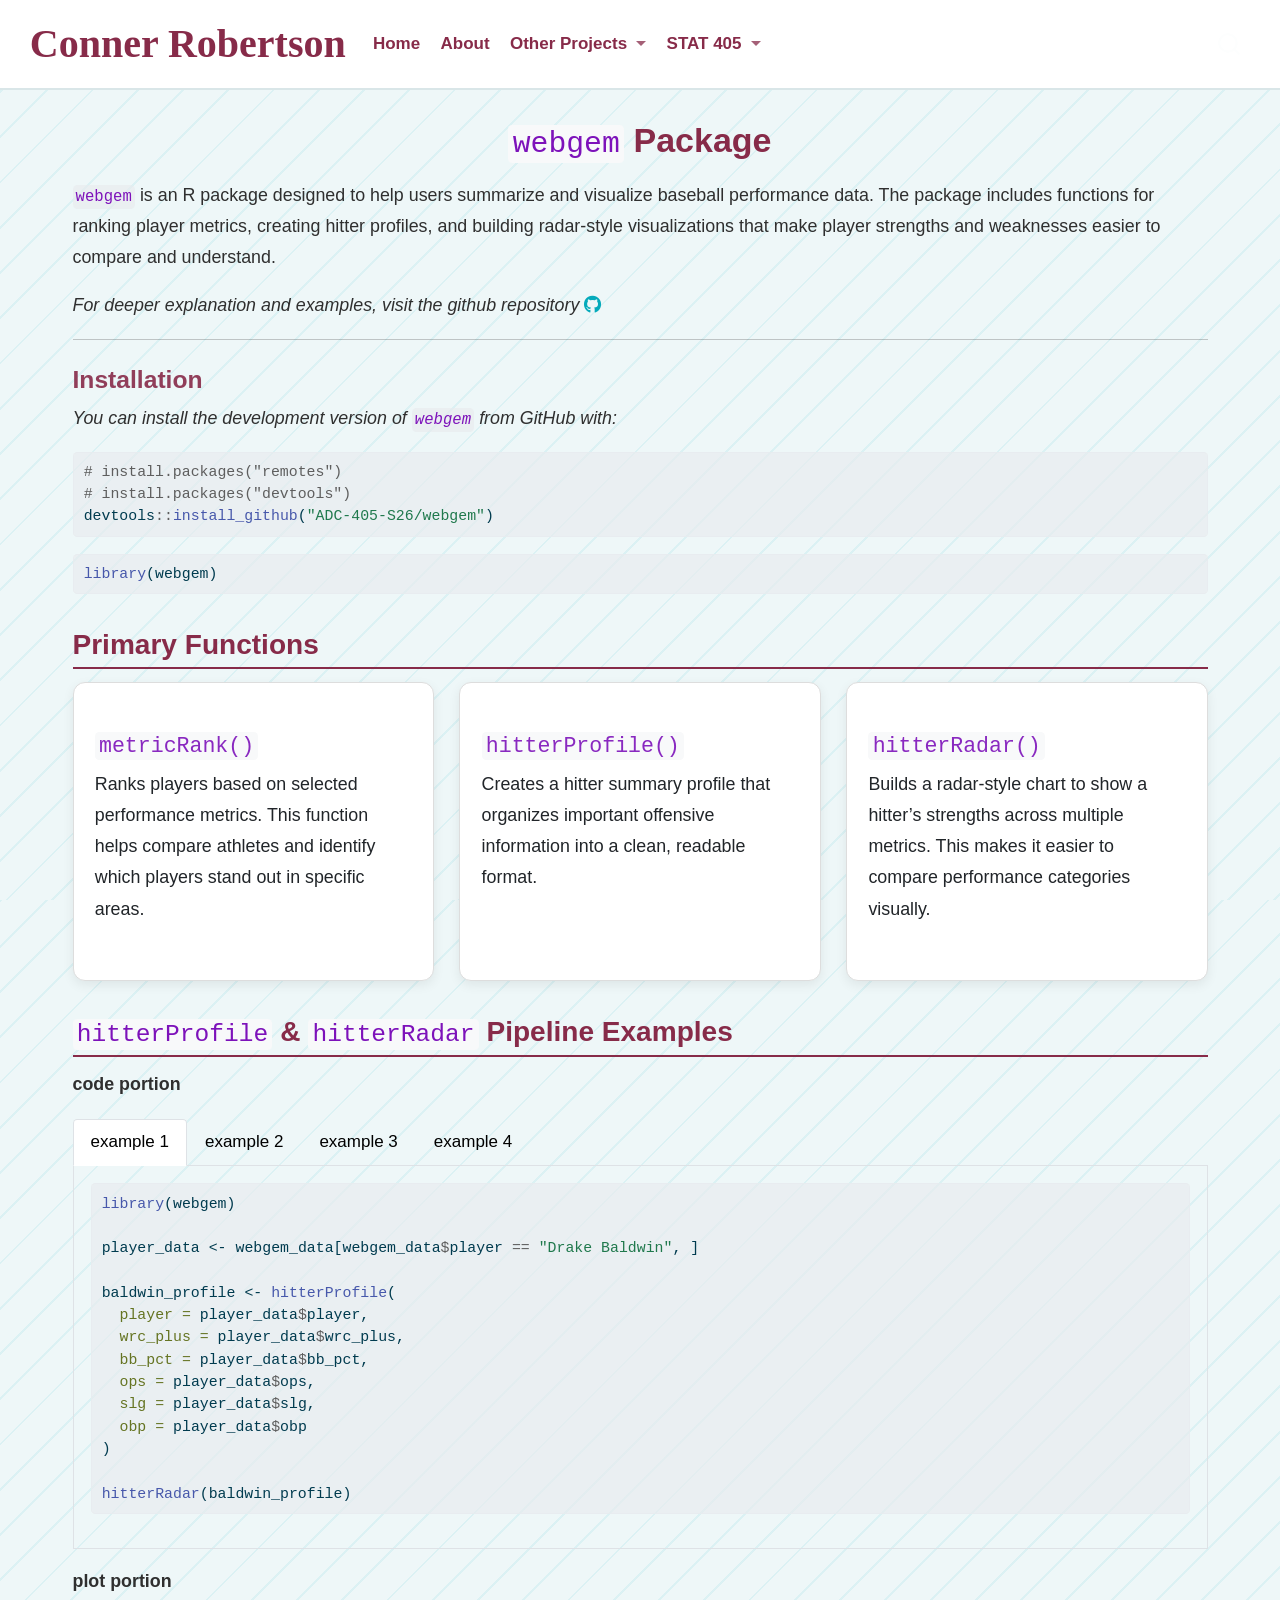
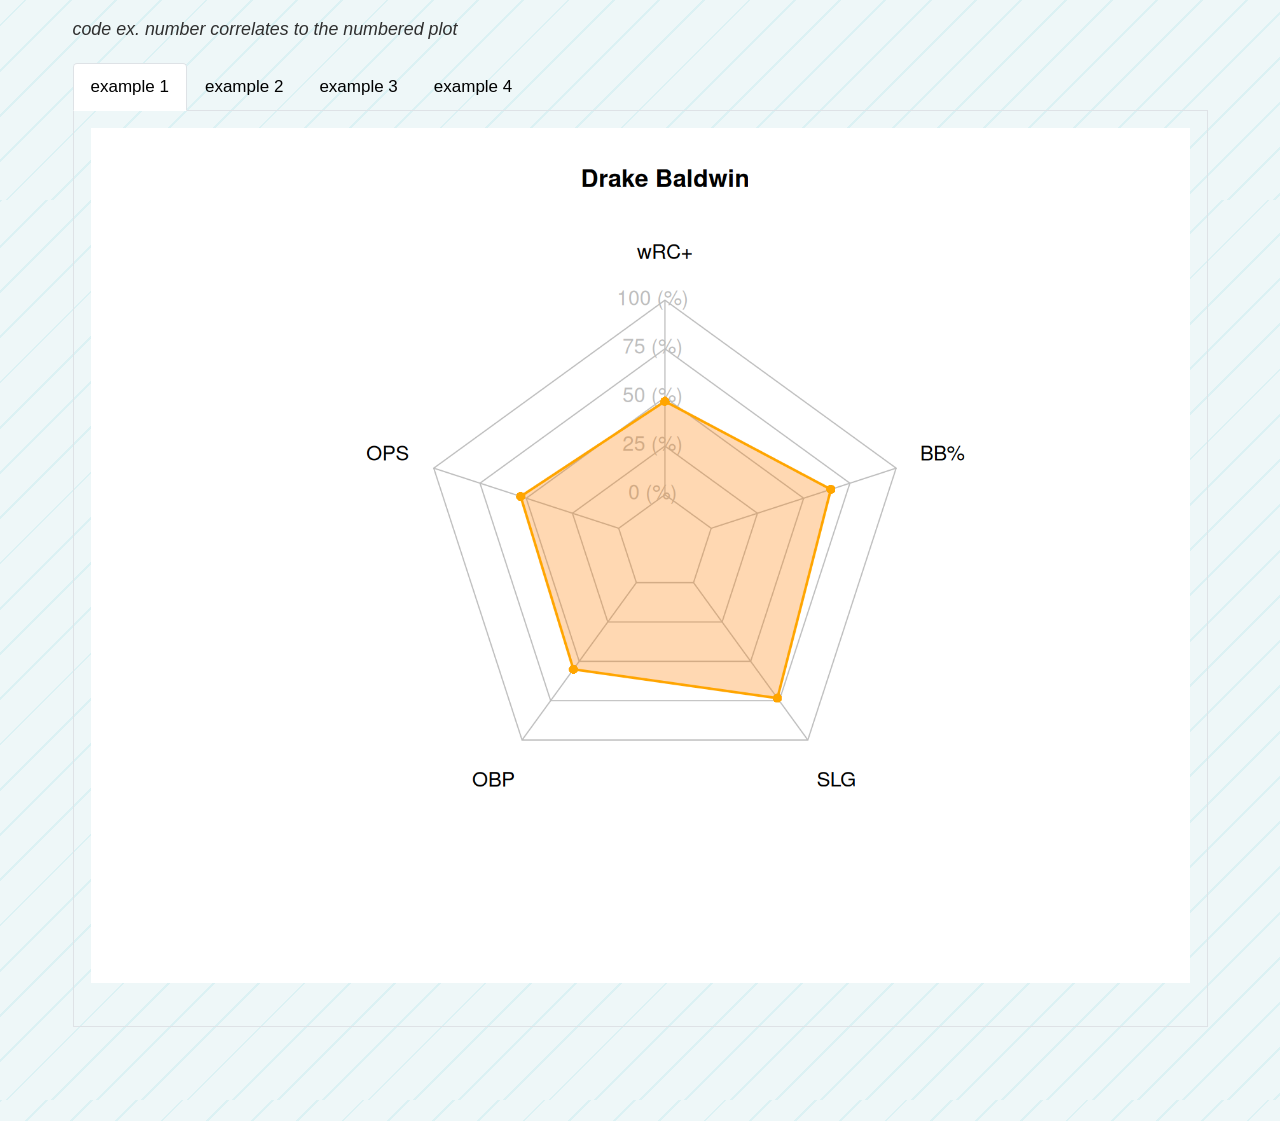
<file: docs/package.html>
<!DOCTYPE html>
<html xmlns="http://www.w3.org/1999/xhtml" lang="en" xml:lang="en"><head>

<meta charset="utf-8">
<meta name="generator" content="quarto-1.8.27">

<meta name="viewport" content="width=device-width, initial-scale=1.0, user-scalable=yes">


<title>webgem Package – Conner Robertson</title>
<style>
code{white-space: pre-wrap;}
span.smallcaps{font-variant: small-caps;}
div.columns{display: flex; gap: min(4vw, 1.5em);}
div.column{flex: auto; overflow-x: auto;}
div.hanging-indent{margin-left: 1.5em; text-indent: -1.5em;}
ul.task-list{list-style: none;}
ul.task-list li input[type="checkbox"] {
  width: 0.8em;
  margin: 0 0.8em 0.2em -1em; /* quarto-specific, see https://github.com/quarto-dev/quarto-cli/issues/4556 */ 
  vertical-align: middle;
}
/* CSS for syntax highlighting */
html { -webkit-text-size-adjust: 100%; }
pre > code.sourceCode { white-space: pre; position: relative; }
pre > code.sourceCode > span { display: inline-block; line-height: 1.25; }
pre > code.sourceCode > span:empty { height: 1.2em; }
.sourceCode { overflow: visible; }
code.sourceCode > span { color: inherit; text-decoration: inherit; }
div.sourceCode { margin: 1em 0; }
pre.sourceCode { margin: 0; }
@media screen {
div.sourceCode { overflow: auto; }
}
@media print {
pre > code.sourceCode { white-space: pre-wrap; }
pre > code.sourceCode > span { text-indent: -5em; padding-left: 5em; }
}
pre.numberSource code
  { counter-reset: source-line 0; }
pre.numberSource code > span
  { position: relative; left: -4em; counter-increment: source-line; }
pre.numberSource code > span > a:first-child::before
  { content: counter(source-line);
    position: relative; left: -1em; text-align: right; vertical-align: baseline;
    border: none; display: inline-block;
    -webkit-touch-callout: none; -webkit-user-select: none;
    -khtml-user-select: none; -moz-user-select: none;
    -ms-user-select: none; user-select: none;
    padding: 0 4px; width: 4em;
  }
pre.numberSource { margin-left: 3em;  padding-left: 4px; }
div.sourceCode
  {   }
@media screen {
pre > code.sourceCode > span > a:first-child::before { text-decoration: underline; }
}
</style>


<script src="site_libs/quarto-nav/quarto-nav.js"></script>
<script src="site_libs/quarto-nav/headroom.min.js"></script>
<script src="site_libs/clipboard/clipboard.min.js"></script>
<script src="site_libs/quarto-search/autocomplete.umd.js"></script>
<script src="site_libs/quarto-search/fuse.min.js"></script>
<script src="site_libs/quarto-search/quarto-search.js"></script>
<meta name="quarto:offset" content="./">
<script src="site_libs/quarto-html/quarto.js" type="module"></script>
<script src="site_libs/quarto-html/tabsets/tabsets.js" type="module"></script>
<script src="site_libs/quarto-html/axe/axe-check.js" type="module"></script>
<script src="site_libs/quarto-html/popper.min.js"></script>
<script src="site_libs/quarto-html/tippy.umd.min.js"></script>
<script src="site_libs/quarto-html/anchor.min.js"></script>
<link href="site_libs/quarto-html/tippy.css" rel="stylesheet">
<link href="site_libs/quarto-html/quarto-syntax-highlighting-ed96de9b727972fe78a7b5d16c58bf87.css" rel="stylesheet" id="quarto-text-highlighting-styles">
<script src="site_libs/bootstrap/bootstrap.min.js"></script>
<link href="site_libs/bootstrap/bootstrap-icons.css" rel="stylesheet">
<link href="site_libs/bootstrap/bootstrap-82bd6119df2bf4ab524fef438a105040.min.css" rel="stylesheet" append-hash="true" id="quarto-bootstrap" data-mode="light">
<link href="site_libs/quarto-contrib/fontawesome6-6.7.2/all.min.css" rel="stylesheet">
<link href="site_libs/quarto-contrib/fontawesome6-6.7.2/latex-fontsize.css" rel="stylesheet">
<script id="quarto-search-options" type="application/json">{
  "location": "navbar",
  "copy-button": false,
  "collapse-after": 3,
  "panel-placement": "end",
  "type": "overlay",
  "limit": 50,
  "keyboard-shortcut": [
    "f",
    "/",
    "s"
  ],
  "show-item-context": false,
  "language": {
    "search-no-results-text": "No results",
    "search-matching-documents-text": "matching documents",
    "search-copy-link-title": "Copy link to search",
    "search-hide-matches-text": "Hide additional matches",
    "search-more-match-text": "more match in this document",
    "search-more-matches-text": "more matches in this document",
    "search-clear-button-title": "Clear",
    "search-text-placeholder": "",
    "search-detached-cancel-button-title": "Cancel",
    "search-submit-button-title": "Submit",
    "search-label": "Search"
  }
}</script>


<link rel="stylesheet" href="styles.css">
</head>

<body class="nav-fixed quarto-light">

<div id="quarto-search-results"></div>
  <header id="quarto-header" class="headroom fixed-top">
    <nav class="navbar navbar-expand-lg " data-bs-theme="dark">
      <div class="navbar-container container-fluid">
      <div class="navbar-brand-container mx-auto">
    <a class="navbar-brand" href="./index.html">
    <span class="navbar-title">Conner Robertson</span>
    </a>
  </div>
            <div id="quarto-search" class="" title="Search"></div>
          <button class="navbar-toggler" type="button" data-bs-toggle="collapse" data-bs-target="#navbarCollapse" aria-controls="navbarCollapse" role="menu" aria-expanded="false" aria-label="Toggle navigation" onclick="if (window.quartoToggleHeadroom) { window.quartoToggleHeadroom(); }">
  <span class="navbar-toggler-icon"></span>
</button>
          <div class="collapse navbar-collapse" id="navbarCollapse">
            <ul class="navbar-nav navbar-nav-scroll me-auto">
  <li class="nav-item">
    <a class="nav-link" href="./index.html"> 
<span class="menu-text">Home</span></a>
  </li>  
  <li class="nav-item">
    <a class="nav-link" href="./about.html"> 
<span class="menu-text">About</span></a>
  </li>  
  <li class="nav-item dropdown ">
    <a class="nav-link dropdown-toggle" href="#" id="nav-menu-other-projects" role="link" data-bs-toggle="dropdown" aria-expanded="false">
 <span class="menu-text">Other Projects</span>
    </a>
    <ul class="dropdown-menu" aria-labelledby="nav-menu-other-projects">    
        <li>
    <a class="dropdown-item" href="./tr_project.html">
 <span class="dropdown-text">Timber Rattlers Practicum</span></a>
  </li>  
        <li>
    <a class="dropdown-item" href="./bus_model.html">
 <span class="dropdown-text">Business &amp; Entrepreneurship UPI Model</span></a>
  </li>  
    </ul>
  </li>
  <li class="nav-item dropdown ">
    <a class="nav-link dropdown-toggle" href="#" id="nav-menu-stat-405" role="link" data-bs-toggle="dropdown" aria-expanded="false">
 <span class="menu-text">STAT 405</span>
    </a>
    <ul class="dropdown-menu" aria-labelledby="nav-menu-stat-405">    
        <li>
    <a class="dropdown-item" href="./sql_project.html">
 <span class="dropdown-text">SQL Database</span></a>
  </li>  
        <li>
    <a class="dropdown-item" href="./text_analysis.html">
 <span class="dropdown-text">Text Analysis</span></a>
  </li>  
        <li>
    <a class="dropdown-item" href="./package.html">
 <span class="dropdown-text">Webgem Package</span></a>
  </li>  
        <li>
    <a class="dropdown-item" href="./poster.html">
 <span class="dropdown-text">KFYO Poster Project</span></a>
  </li>  
        <li>
    <a class="dropdown-item" href="./stylo.html">
 <span class="dropdown-text">Sylo Package Analysis</span></a>
  </li>  
    </ul>
  </li>
</ul>
          </div> <!-- /navcollapse -->
            <div class="quarto-navbar-tools">
</div>
      </div> <!-- /container-fluid -->
    </nav>
</header>
<!-- content -->
<div id="quarto-content" class="quarto-container page-columns page-rows-contents page-layout-full page-navbar">
<!-- sidebar -->
<!-- margin-sidebar -->
    
<!-- main -->
<main class="content column-page" id="quarto-document-content">

<header id="title-block-header" class="quarto-title-block default">
<div class="quarto-title">
<h1 class="title"><code>webgem</code> Package</h1>
</div>



<div class="quarto-title-meta column-page">

    
  
    
  </div>
  


</header>


<div class="package-hero">
<p><code>webgem</code> is an R package designed to help users summarize and visualize baseball performance data. The package includes functions for ranking player metrics, creating hitter profiles, and building radar-style visualizations that make player strengths and weaknesses easier to compare and understand.</p>
<p><em>For deeper explanation and examples, visit the github repository</em> <a href="https://github.com/ADC-405-S26/webgem"><i class="fa-brands fa-github" aria-label="github"></i></a></p>
</div>
<hr>
<section id="installation" class="level3">
<h3 class="anchored" data-anchor-id="installation">Installation</h3>
<p><em>You can install the development version of <code>webgem</code> from GitHub with:</em></p>
<div class="code-copy-outer-scaffold"><div class="sourceCode" id="cb1"><pre class="sourceCode r code-with-copy"><code class="sourceCode r"><span id="cb1-1"><a href="#cb1-1" aria-hidden="true" tabindex="-1"></a><span class="co"># install.packages("remotes")</span></span>
<span id="cb1-2"><a href="#cb1-2" aria-hidden="true" tabindex="-1"></a><span class="co"># install.packages("devtools")</span></span>
<span id="cb1-3"><a href="#cb1-3" aria-hidden="true" tabindex="-1"></a>devtools<span class="sc">::</span><span class="fu">install_github</span>(<span class="st">"ADC-405-S26/webgem"</span>)</span></code></pre></div><button title="Copy to Clipboard" class="code-copy-button"><i class="bi"></i></button></div>
<div class="code-copy-outer-scaffold"><div class="sourceCode" id="cb2"><pre class="sourceCode r code-with-copy"><code class="sourceCode r"><span id="cb2-1"><a href="#cb2-1" aria-hidden="true" tabindex="-1"></a><span class="fu">library</span>(webgem)</span></code></pre></div><button title="Copy to Clipboard" class="code-copy-button"><i class="bi"></i></button></div>
</section>
<section id="primary-functions" class="level2">
<h2 class="anchored" data-anchor-id="primary-functions">Primary Functions</h2>
<div class="grid function-grid">
<div class="g-col-4">
<section id="metricrank" class="level3 card function-card">
<h3 class="anchored" data-anchor-id="metricrank"><code>metricRank()</code></h3>
<p>Ranks players based on selected performance metrics. This function helps compare athletes and identify which players stand out in specific areas.</p>
</section>
</div>
<div class="g-col-4">
<section id="hitterprofile" class="level3 card function-card">
<h3 class="anchored" data-anchor-id="hitterprofile"><code>hitterProfile()</code></h3>
<p>Creates a hitter summary profile that organizes important offensive information into a clean, readable format.</p>
</section>
</div>
<div class="g-col-4">
<section id="hitterradar" class="level3 card function-card">
<h3 class="anchored" data-anchor-id="hitterradar"><code>hitterRadar()</code></h3>
<p>Builds a radar-style chart to show a hitter’s strengths across multiple metrics. This makes it easier to compare performance categories visually.</p>
</section>
</div>
</div>
</section>
<section id="hitterprofile-hitterradar-pipeline-examples" class="level2">
<h2 class="anchored" data-anchor-id="hitterprofile-hitterradar-pipeline-examples"><code>hitterProfile</code> &amp; <code>hitterRadar</code> Pipeline Examples</h2>
<p><strong>code portion</strong></p>
<div class="tabset-margin-container"></div><div class="panel-tabset">
<ul class="nav nav-tabs" role="tablist"><li class="nav-item" role="presentation"><a class="nav-link active" id="tabset-1-1-tab" data-bs-toggle="tab" data-bs-target="#tabset-1-1" role="tab" aria-controls="tabset-1-1" aria-selected="true" href="">example 1</a></li><li class="nav-item" role="presentation"><a class="nav-link" id="tabset-1-2-tab" data-bs-toggle="tab" data-bs-target="#tabset-1-2" role="tab" aria-controls="tabset-1-2" aria-selected="false" href="">example 2</a></li><li class="nav-item" role="presentation"><a class="nav-link" id="tabset-1-3-tab" data-bs-toggle="tab" data-bs-target="#tabset-1-3" role="tab" aria-controls="tabset-1-3" aria-selected="false" href="">example 3</a></li><li class="nav-item" role="presentation"><a class="nav-link" id="tabset-1-4-tab" data-bs-toggle="tab" data-bs-target="#tabset-1-4" role="tab" aria-controls="tabset-1-4" aria-selected="false" href="">example 4</a></li></ul>
<div class="tab-content">
<div id="tabset-1-1" class="tab-pane active" role="tabpanel" aria-labelledby="tabset-1-1-tab">
<div class="cell">
<div class="code-copy-outer-scaffold"><div class="sourceCode cell-code" id="cb3"><pre class="sourceCode r code-with-copy"><code class="sourceCode r"><span id="cb3-1"><a href="#cb3-1" aria-hidden="true" tabindex="-1"></a><span class="fu">library</span>(webgem)</span>
<span id="cb3-2"><a href="#cb3-2" aria-hidden="true" tabindex="-1"></a></span>
<span id="cb3-3"><a href="#cb3-3" aria-hidden="true" tabindex="-1"></a>player_data <span class="ot">&lt;-</span> webgem_data[webgem_data<span class="sc">$</span>player <span class="sc">==</span> <span class="st">"Drake Baldwin"</span>, ]</span>
<span id="cb3-4"><a href="#cb3-4" aria-hidden="true" tabindex="-1"></a></span>
<span id="cb3-5"><a href="#cb3-5" aria-hidden="true" tabindex="-1"></a>baldwin_profile <span class="ot">&lt;-</span> <span class="fu">hitterProfile</span>(</span>
<span id="cb3-6"><a href="#cb3-6" aria-hidden="true" tabindex="-1"></a>  <span class="at">player =</span> player_data<span class="sc">$</span>player,</span>
<span id="cb3-7"><a href="#cb3-7" aria-hidden="true" tabindex="-1"></a>  <span class="at">wrc_plus =</span> player_data<span class="sc">$</span>wrc_plus,</span>
<span id="cb3-8"><a href="#cb3-8" aria-hidden="true" tabindex="-1"></a>  <span class="at">bb_pct =</span> player_data<span class="sc">$</span>bb_pct,</span>
<span id="cb3-9"><a href="#cb3-9" aria-hidden="true" tabindex="-1"></a>  <span class="at">ops =</span> player_data<span class="sc">$</span>ops,</span>
<span id="cb3-10"><a href="#cb3-10" aria-hidden="true" tabindex="-1"></a>  <span class="at">slg =</span> player_data<span class="sc">$</span>slg,</span>
<span id="cb3-11"><a href="#cb3-11" aria-hidden="true" tabindex="-1"></a>  <span class="at">obp =</span> player_data<span class="sc">$</span>obp</span>
<span id="cb3-12"><a href="#cb3-12" aria-hidden="true" tabindex="-1"></a>)</span>
<span id="cb3-13"><a href="#cb3-13" aria-hidden="true" tabindex="-1"></a></span>
<span id="cb3-14"><a href="#cb3-14" aria-hidden="true" tabindex="-1"></a><span class="fu">hitterRadar</span>(baldwin_profile)</span></code></pre></div><button title="Copy to Clipboard" class="code-copy-button"><i class="bi"></i></button></div>
</div>
</div>
<div id="tabset-1-2" class="tab-pane" role="tabpanel" aria-labelledby="tabset-1-2-tab">
<div class="cell">
<div class="code-copy-outer-scaffold"><div class="sourceCode cell-code" id="cb4"><pre class="sourceCode r code-with-copy"><code class="sourceCode r"><span id="cb4-1"><a href="#cb4-1" aria-hidden="true" tabindex="-1"></a>player_data <span class="ot">&lt;-</span> webgem_data[webgem_data<span class="sc">$</span>player <span class="sc">==</span> <span class="st">"Dillon Dingler"</span>, ]</span>
<span id="cb4-2"><a href="#cb4-2" aria-hidden="true" tabindex="-1"></a></span>
<span id="cb4-3"><a href="#cb4-3" aria-hidden="true" tabindex="-1"></a>dingler_profile <span class="ot">&lt;-</span> <span class="fu">hitterProfile</span>(</span>
<span id="cb4-4"><a href="#cb4-4" aria-hidden="true" tabindex="-1"></a>  <span class="at">player =</span> player_data<span class="sc">$</span>player,</span>
<span id="cb4-5"><a href="#cb4-5" aria-hidden="true" tabindex="-1"></a>  <span class="at">slg =</span> player_data<span class="sc">$</span>slg,</span>
<span id="cb4-6"><a href="#cb4-6" aria-hidden="true" tabindex="-1"></a>  <span class="at">ops =</span> player_data<span class="sc">$</span>ops,</span>
<span id="cb4-7"><a href="#cb4-7" aria-hidden="true" tabindex="-1"></a>  <span class="at">avg =</span> player_data<span class="sc">$</span>avg,</span>
<span id="cb4-8"><a href="#cb4-8" aria-hidden="true" tabindex="-1"></a>  <span class="at">iso =</span> player_data<span class="sc">$</span>iso,</span>
<span id="cb4-9"><a href="#cb4-9" aria-hidden="true" tabindex="-1"></a>  <span class="at">obp =</span> player_data<span class="sc">$</span>obp,</span>
<span id="cb4-10"><a href="#cb4-10" aria-hidden="true" tabindex="-1"></a>  <span class="at">war =</span> player_data<span class="sc">$</span>war</span>
<span id="cb4-11"><a href="#cb4-11" aria-hidden="true" tabindex="-1"></a>)</span>
<span id="cb4-12"><a href="#cb4-12" aria-hidden="true" tabindex="-1"></a></span>
<span id="cb4-13"><a href="#cb4-13" aria-hidden="true" tabindex="-1"></a><span class="fu">hitterRadar</span>(dingler_profile)</span></code></pre></div><button title="Copy to Clipboard" class="code-copy-button"><i class="bi"></i></button></div>
</div>
</div>
<div id="tabset-1-3" class="tab-pane" role="tabpanel" aria-labelledby="tabset-1-3-tab">
<div class="cell">
<div class="code-copy-outer-scaffold"><div class="sourceCode cell-code" id="cb5"><pre class="sourceCode r code-with-copy"><code class="sourceCode r"><span id="cb5-1"><a href="#cb5-1" aria-hidden="true" tabindex="-1"></a>player_data <span class="ot">&lt;-</span> webgem_data[webgem_data<span class="sc">$</span>player <span class="sc">==</span> <span class="st">"Rafael Devers"</span>, ]</span>
<span id="cb5-2"><a href="#cb5-2" aria-hidden="true" tabindex="-1"></a></span>
<span id="cb5-3"><a href="#cb5-3" aria-hidden="true" tabindex="-1"></a>devers_profile <span class="ot">&lt;-</span> <span class="fu">hitterProfile</span>(</span>
<span id="cb5-4"><a href="#cb5-4" aria-hidden="true" tabindex="-1"></a>  <span class="at">player =</span> player_data<span class="sc">$</span>player,</span>
<span id="cb5-5"><a href="#cb5-5" aria-hidden="true" tabindex="-1"></a>  <span class="at">ops =</span> player_data<span class="sc">$</span>ops,</span>
<span id="cb5-6"><a href="#cb5-6" aria-hidden="true" tabindex="-1"></a>  <span class="at">avg =</span> player_data<span class="sc">$</span>avg,</span>
<span id="cb5-7"><a href="#cb5-7" aria-hidden="true" tabindex="-1"></a>  <span class="at">woba =</span> player_data<span class="sc">$</span>woba,</span>
<span id="cb5-8"><a href="#cb5-8" aria-hidden="true" tabindex="-1"></a>  <span class="at">barrel_pct =</span> player_data<span class="sc">$</span>iso,</span>
<span id="cb5-9"><a href="#cb5-9" aria-hidden="true" tabindex="-1"></a>  <span class="at">iso =</span> player_data<span class="sc">$</span>iso,</span>
<span id="cb5-10"><a href="#cb5-10" aria-hidden="true" tabindex="-1"></a>  <span class="at">wrc_plus =</span> player_data<span class="sc">$</span>wrc_plus</span>
<span id="cb5-11"><a href="#cb5-11" aria-hidden="true" tabindex="-1"></a>)</span>
<span id="cb5-12"><a href="#cb5-12" aria-hidden="true" tabindex="-1"></a></span>
<span id="cb5-13"><a href="#cb5-13" aria-hidden="true" tabindex="-1"></a><span class="fu">hitterRadar</span>(devers_profile)</span></code></pre></div><button title="Copy to Clipboard" class="code-copy-button"><i class="bi"></i></button></div>
</div>
</div>
<div id="tabset-1-4" class="tab-pane" role="tabpanel" aria-labelledby="tabset-1-4-tab">
<div class="cell">
<div class="code-copy-outer-scaffold"><div class="sourceCode cell-code" id="cb6"><pre class="sourceCode r code-with-copy"><code class="sourceCode r"><span id="cb6-1"><a href="#cb6-1" aria-hidden="true" tabindex="-1"></a>player_data <span class="ot">&lt;-</span> webgem_data[webgem_data<span class="sc">$</span>player <span class="sc">==</span> <span class="st">"Yordan Alvares"</span>, ]</span>
<span id="cb6-2"><a href="#cb6-2" aria-hidden="true" tabindex="-1"></a></span>
<span id="cb6-3"><a href="#cb6-3" aria-hidden="true" tabindex="-1"></a>alvares_profile <span class="ot">&lt;-</span> <span class="fu">hitterProfile</span>(</span>
<span id="cb6-4"><a href="#cb6-4" aria-hidden="true" tabindex="-1"></a>  <span class="at">player =</span> player_data<span class="sc">$</span>player,</span>
<span id="cb6-5"><a href="#cb6-5" aria-hidden="true" tabindex="-1"></a>  <span class="at">avg =</span> player_data<span class="sc">$</span>avg,</span>
<span id="cb6-6"><a href="#cb6-6" aria-hidden="true" tabindex="-1"></a>  <span class="at">bb_pct =</span> player_data<span class="sc">$</span>bb_pct,</span>
<span id="cb6-7"><a href="#cb6-7" aria-hidden="true" tabindex="-1"></a>  <span class="at">hard_hit_pct =</span> player_data<span class="sc">$</span>hard_hit_pct,</span>
<span id="cb6-8"><a href="#cb6-8" aria-hidden="true" tabindex="-1"></a>  <span class="at">obp =</span> player_data<span class="sc">$</span>obp,</span>
<span id="cb6-9"><a href="#cb6-9" aria-hidden="true" tabindex="-1"></a>  <span class="at">wrc_plus =</span> player_data<span class="sc">$</span>wrc_plus</span>
<span id="cb6-10"><a href="#cb6-10" aria-hidden="true" tabindex="-1"></a>)</span>
<span id="cb6-11"><a href="#cb6-11" aria-hidden="true" tabindex="-1"></a></span>
<span id="cb6-12"><a href="#cb6-12" aria-hidden="true" tabindex="-1"></a><span class="fu">hitterRadar</span>(alvares_profile)</span></code></pre></div><button title="Copy to Clipboard" class="code-copy-button"><i class="bi"></i></button></div>
</div>
</div>
</div>
</div>
<p><strong>plot portion</strong></p>
<p><em>code ex. number correlates to the numbered plot</em></p>
<div class="tabset-margin-container"></div><div class="panel-tabset">
<ul class="nav nav-tabs" role="tablist"><li class="nav-item" role="presentation"><a class="nav-link active" id="tabset-2-1-tab" data-bs-toggle="tab" data-bs-target="#tabset-2-1" role="tab" aria-controls="tabset-2-1" aria-selected="true" href="">example 1</a></li><li class="nav-item" role="presentation"><a class="nav-link" id="tabset-2-2-tab" data-bs-toggle="tab" data-bs-target="#tabset-2-2" role="tab" aria-controls="tabset-2-2" aria-selected="false" href="">example 2</a></li><li class="nav-item" role="presentation"><a class="nav-link" id="tabset-2-3-tab" data-bs-toggle="tab" data-bs-target="#tabset-2-3" role="tab" aria-controls="tabset-2-3" aria-selected="false" href="">example 3</a></li><li class="nav-item" role="presentation"><a class="nav-link" id="tabset-2-4-tab" data-bs-toggle="tab" data-bs-target="#tabset-2-4" role="tab" aria-controls="tabset-2-4" aria-selected="false" href="">example 4</a></li></ul>
<div class="tab-content">
<div id="tabset-2-1" class="tab-pane active" role="tabpanel" aria-labelledby="tabset-2-1-tab">
<div class="cell">
<div class="cell-output-display">
<div>
<figure class="figure">
<p><img src="package_files/figure-html/unnamed-chunk-6-1.png" class="img-fluid figure-img" style="width:100.0%"></p>
</figure>
</div>
</div>
</div>
</div>
<div id="tabset-2-2" class="tab-pane" role="tabpanel" aria-labelledby="tabset-2-2-tab">
<div class="cell">
<div class="cell-output-display">
<div>
<figure class="figure">
<p><img src="package_files/figure-html/unnamed-chunk-7-1.png" class="img-fluid figure-img" style="width:100.0%"></p>
</figure>
</div>
</div>
</div>
</div>
<div id="tabset-2-3" class="tab-pane" role="tabpanel" aria-labelledby="tabset-2-3-tab">
<div class="cell">
<div class="cell-output-display">
<div>
<figure class="figure">
<p><img src="package_files/figure-html/unnamed-chunk-8-1.png" class="img-fluid figure-img" style="width:100.0%"></p>
</figure>
</div>
</div>
</div>
</div>
<div id="tabset-2-4" class="tab-pane" role="tabpanel" aria-labelledby="tabset-2-4-tab">
<div class="cell">
<div class="cell-output-display">
<div>
<figure class="figure">
<p><img src="package_files/figure-html/unnamed-chunk-9-1.png" class="img-fluid figure-img" style="width:100.0%"></p>
</figure>
</div>
</div>
</div>
</div>
</div>
</div>


</section>

</main> <!-- /main -->
<script id="quarto-html-after-body" type="application/javascript">
  window.document.addEventListener("DOMContentLoaded", function (event) {
    const icon = "";
    const anchorJS = new window.AnchorJS();
    anchorJS.options = {
      placement: 'right',
      icon: icon
    };
    anchorJS.add('.anchored');
    const isCodeAnnotation = (el) => {
      for (const clz of el.classList) {
        if (clz.startsWith('code-annotation-')) {                     
          return true;
        }
      }
      return false;
    }
    const onCopySuccess = function(e) {
      // button target
      const button = e.trigger;
      // don't keep focus
      button.blur();
      // flash "checked"
      button.classList.add('code-copy-button-checked');
      var currentTitle = button.getAttribute("title");
      button.setAttribute("title", "Copied!");
      let tooltip;
      if (window.bootstrap) {
        button.setAttribute("data-bs-toggle", "tooltip");
        button.setAttribute("data-bs-placement", "left");
        button.setAttribute("data-bs-title", "Copied!");
        tooltip = new bootstrap.Tooltip(button, 
          { trigger: "manual", 
            customClass: "code-copy-button-tooltip",
            offset: [0, -8]});
        tooltip.show();    
      }
      setTimeout(function() {
        if (tooltip) {
          tooltip.hide();
          button.removeAttribute("data-bs-title");
          button.removeAttribute("data-bs-toggle");
          button.removeAttribute("data-bs-placement");
        }
        button.setAttribute("title", currentTitle);
        button.classList.remove('code-copy-button-checked');
      }, 1000);
      // clear code selection
      e.clearSelection();
    }
    const getTextToCopy = function(trigger) {
      const outerScaffold = trigger.parentElement.cloneNode(true);
      const codeEl = outerScaffold.querySelector('code');
      for (const childEl of codeEl.children) {
        if (isCodeAnnotation(childEl)) {
          childEl.remove();
        }
      }
      return codeEl.innerText;
    }
    const clipboard = new window.ClipboardJS('.code-copy-button:not([data-in-quarto-modal])', {
      text: getTextToCopy
    });
    clipboard.on('success', onCopySuccess);
    if (window.document.getElementById('quarto-embedded-source-code-modal')) {
      const clipboardModal = new window.ClipboardJS('.code-copy-button[data-in-quarto-modal]', {
        text: getTextToCopy,
        container: window.document.getElementById('quarto-embedded-source-code-modal')
      });
      clipboardModal.on('success', onCopySuccess);
    }
      var localhostRegex = new RegExp(/^(?:http|https):\/\/localhost\:?[0-9]*\//);
      var mailtoRegex = new RegExp(/^mailto:/);
        var filterRegex = new RegExp('/' + window.location.host + '/');
      var isInternal = (href) => {
          return filterRegex.test(href) || localhostRegex.test(href) || mailtoRegex.test(href);
      }
      // Inspect non-navigation links and adorn them if external
     var links = window.document.querySelectorAll('a[href]:not(.nav-link):not(.navbar-brand):not(.toc-action):not(.sidebar-link):not(.sidebar-item-toggle):not(.pagination-link):not(.no-external):not([aria-hidden]):not(.dropdown-item):not(.quarto-navigation-tool):not(.about-link)');
      for (var i=0; i<links.length; i++) {
        const link = links[i];
        if (!isInternal(link.href)) {
          // undo the damage that might have been done by quarto-nav.js in the case of
          // links that we want to consider external
          if (link.dataset.originalHref !== undefined) {
            link.href = link.dataset.originalHref;
          }
        }
      }
    function tippyHover(el, contentFn, onTriggerFn, onUntriggerFn) {
      const config = {
        allowHTML: true,
        maxWidth: 500,
        delay: 100,
        arrow: false,
        appendTo: function(el) {
            return el.parentElement;
        },
        interactive: true,
        interactiveBorder: 10,
        theme: 'quarto',
        placement: 'bottom-start',
      };
      if (contentFn) {
        config.content = contentFn;
      }
      if (onTriggerFn) {
        config.onTrigger = onTriggerFn;
      }
      if (onUntriggerFn) {
        config.onUntrigger = onUntriggerFn;
      }
      window.tippy(el, config); 
    }
    const noterefs = window.document.querySelectorAll('a[role="doc-noteref"]');
    for (var i=0; i<noterefs.length; i++) {
      const ref = noterefs[i];
      tippyHover(ref, function() {
        // use id or data attribute instead here
        let href = ref.getAttribute('data-footnote-href') || ref.getAttribute('href');
        try { href = new URL(href).hash; } catch {}
        const id = href.replace(/^#\/?/, "");
        const note = window.document.getElementById(id);
        if (note) {
          return note.innerHTML;
        } else {
          return "";
        }
      });
    }
    const xrefs = window.document.querySelectorAll('a.quarto-xref');
    const processXRef = (id, note) => {
      // Strip column container classes
      const stripColumnClz = (el) => {
        el.classList.remove("page-full", "page-columns");
        if (el.children) {
          for (const child of el.children) {
            stripColumnClz(child);
          }
        }
      }
      stripColumnClz(note)
      if (id === null || id.startsWith('sec-')) {
        // Special case sections, only their first couple elements
        const container = document.createElement("div");
        if (note.children && note.children.length > 2) {
          container.appendChild(note.children[0].cloneNode(true));
          for (let i = 1; i < note.children.length; i++) {
            const child = note.children[i];
            if (child.tagName === "P" && child.innerText === "") {
              continue;
            } else {
              container.appendChild(child.cloneNode(true));
              break;
            }
          }
          if (window.Quarto?.typesetMath) {
            window.Quarto.typesetMath(container);
          }
          return container.innerHTML
        } else {
          if (window.Quarto?.typesetMath) {
            window.Quarto.typesetMath(note);
          }
          return note.innerHTML;
        }
      } else {
        // Remove any anchor links if they are present
        const anchorLink = note.querySelector('a.anchorjs-link');
        if (anchorLink) {
          anchorLink.remove();
        }
        if (window.Quarto?.typesetMath) {
          window.Quarto.typesetMath(note);
        }
        if (note.classList.contains("callout")) {
          return note.outerHTML;
        } else {
          return note.innerHTML;
        }
      }
    }
    for (var i=0; i<xrefs.length; i++) {
      const xref = xrefs[i];
      tippyHover(xref, undefined, function(instance) {
        instance.disable();
        let url = xref.getAttribute('href');
        let hash = undefined; 
        if (url.startsWith('#')) {
          hash = url;
        } else {
          try { hash = new URL(url).hash; } catch {}
        }
        if (hash) {
          const id = hash.replace(/^#\/?/, "");
          const note = window.document.getElementById(id);
          if (note !== null) {
            try {
              const html = processXRef(id, note.cloneNode(true));
              instance.setContent(html);
            } finally {
              instance.enable();
              instance.show();
            }
          } else {
            // See if we can fetch this
            fetch(url.split('#')[0])
            .then(res => res.text())
            .then(html => {
              const parser = new DOMParser();
              const htmlDoc = parser.parseFromString(html, "text/html");
              const note = htmlDoc.getElementById(id);
              if (note !== null) {
                const html = processXRef(id, note);
                instance.setContent(html);
              } 
            }).finally(() => {
              instance.enable();
              instance.show();
            });
          }
        } else {
          // See if we can fetch a full url (with no hash to target)
          // This is a special case and we should probably do some content thinning / targeting
          fetch(url)
          .then(res => res.text())
          .then(html => {
            const parser = new DOMParser();
            const htmlDoc = parser.parseFromString(html, "text/html");
            const note = htmlDoc.querySelector('main.content');
            if (note !== null) {
              // This should only happen for chapter cross references
              // (since there is no id in the URL)
              // remove the first header
              if (note.children.length > 0 && note.children[0].tagName === "HEADER") {
                note.children[0].remove();
              }
              const html = processXRef(null, note);
              instance.setContent(html);
            } 
          }).finally(() => {
            instance.enable();
            instance.show();
          });
        }
      }, function(instance) {
      });
    }
        let selectedAnnoteEl;
        const selectorForAnnotation = ( cell, annotation) => {
          let cellAttr = 'data-code-cell="' + cell + '"';
          let lineAttr = 'data-code-annotation="' +  annotation + '"';
          const selector = 'span[' + cellAttr + '][' + lineAttr + ']';
          return selector;
        }
        const selectCodeLines = (annoteEl) => {
          const doc = window.document;
          const targetCell = annoteEl.getAttribute("data-target-cell");
          const targetAnnotation = annoteEl.getAttribute("data-target-annotation");
          const annoteSpan = window.document.querySelector(selectorForAnnotation(targetCell, targetAnnotation));
          const lines = annoteSpan.getAttribute("data-code-lines").split(",");
          const lineIds = lines.map((line) => {
            return targetCell + "-" + line;
          })
          let top = null;
          let height = null;
          let parent = null;
          if (lineIds.length > 0) {
              //compute the position of the single el (top and bottom and make a div)
              const el = window.document.getElementById(lineIds[0]);
              top = el.offsetTop;
              height = el.offsetHeight;
              parent = el.parentElement.parentElement;
            if (lineIds.length > 1) {
              const lastEl = window.document.getElementById(lineIds[lineIds.length - 1]);
              const bottom = lastEl.offsetTop + lastEl.offsetHeight;
              height = bottom - top;
            }
            if (top !== null && height !== null && parent !== null) {
              // cook up a div (if necessary) and position it 
              let div = window.document.getElementById("code-annotation-line-highlight");
              if (div === null) {
                div = window.document.createElement("div");
                div.setAttribute("id", "code-annotation-line-highlight");
                div.style.position = 'absolute';
                parent.appendChild(div);
              }
              div.style.top = top - 2 + "px";
              div.style.height = height + 4 + "px";
              div.style.left = 0;
              let gutterDiv = window.document.getElementById("code-annotation-line-highlight-gutter");
              if (gutterDiv === null) {
                gutterDiv = window.document.createElement("div");
                gutterDiv.setAttribute("id", "code-annotation-line-highlight-gutter");
                gutterDiv.style.position = 'absolute';
                const codeCell = window.document.getElementById(targetCell);
                const gutter = codeCell.querySelector('.code-annotation-gutter');
                gutter.appendChild(gutterDiv);
              }
              gutterDiv.style.top = top - 2 + "px";
              gutterDiv.style.height = height + 4 + "px";
            }
            selectedAnnoteEl = annoteEl;
          }
        };
        const unselectCodeLines = () => {
          const elementsIds = ["code-annotation-line-highlight", "code-annotation-line-highlight-gutter"];
          elementsIds.forEach((elId) => {
            const div = window.document.getElementById(elId);
            if (div) {
              div.remove();
            }
          });
          selectedAnnoteEl = undefined;
        };
          // Handle positioning of the toggle
      window.addEventListener(
        "resize",
        throttle(() => {
          elRect = undefined;
          if (selectedAnnoteEl) {
            selectCodeLines(selectedAnnoteEl);
          }
        }, 10)
      );
      function throttle(fn, ms) {
      let throttle = false;
      let timer;
        return (...args) => {
          if(!throttle) { // first call gets through
              fn.apply(this, args);
              throttle = true;
          } else { // all the others get throttled
              if(timer) clearTimeout(timer); // cancel #2
              timer = setTimeout(() => {
                fn.apply(this, args);
                timer = throttle = false;
              }, ms);
          }
        };
      }
        // Attach click handler to the DT
        const annoteDls = window.document.querySelectorAll('dt[data-target-cell]');
        for (const annoteDlNode of annoteDls) {
          annoteDlNode.addEventListener('click', (event) => {
            const clickedEl = event.target;
            if (clickedEl !== selectedAnnoteEl) {
              unselectCodeLines();
              const activeEl = window.document.querySelector('dt[data-target-cell].code-annotation-active');
              if (activeEl) {
                activeEl.classList.remove('code-annotation-active');
              }
              selectCodeLines(clickedEl);
              clickedEl.classList.add('code-annotation-active');
            } else {
              // Unselect the line
              unselectCodeLines();
              clickedEl.classList.remove('code-annotation-active');
            }
          });
        }
    const findCites = (el) => {
      const parentEl = el.parentElement;
      if (parentEl) {
        const cites = parentEl.dataset.cites;
        if (cites) {
          return {
            el,
            cites: cites.split(' ')
          };
        } else {
          return findCites(el.parentElement)
        }
      } else {
        return undefined;
      }
    };
    var bibliorefs = window.document.querySelectorAll('a[role="doc-biblioref"]');
    for (var i=0; i<bibliorefs.length; i++) {
      const ref = bibliorefs[i];
      const citeInfo = findCites(ref);
      if (citeInfo) {
        tippyHover(citeInfo.el, function() {
          var popup = window.document.createElement('div');
          citeInfo.cites.forEach(function(cite) {
            var citeDiv = window.document.createElement('div');
            citeDiv.classList.add('hanging-indent');
            citeDiv.classList.add('csl-entry');
            var biblioDiv = window.document.getElementById('ref-' + cite);
            if (biblioDiv) {
              citeDiv.innerHTML = biblioDiv.innerHTML;
            }
            popup.appendChild(citeDiv);
          });
          return popup.innerHTML;
        });
      }
    }
  });
  </script>
</div> <!-- /content -->




</body></html>
</file>
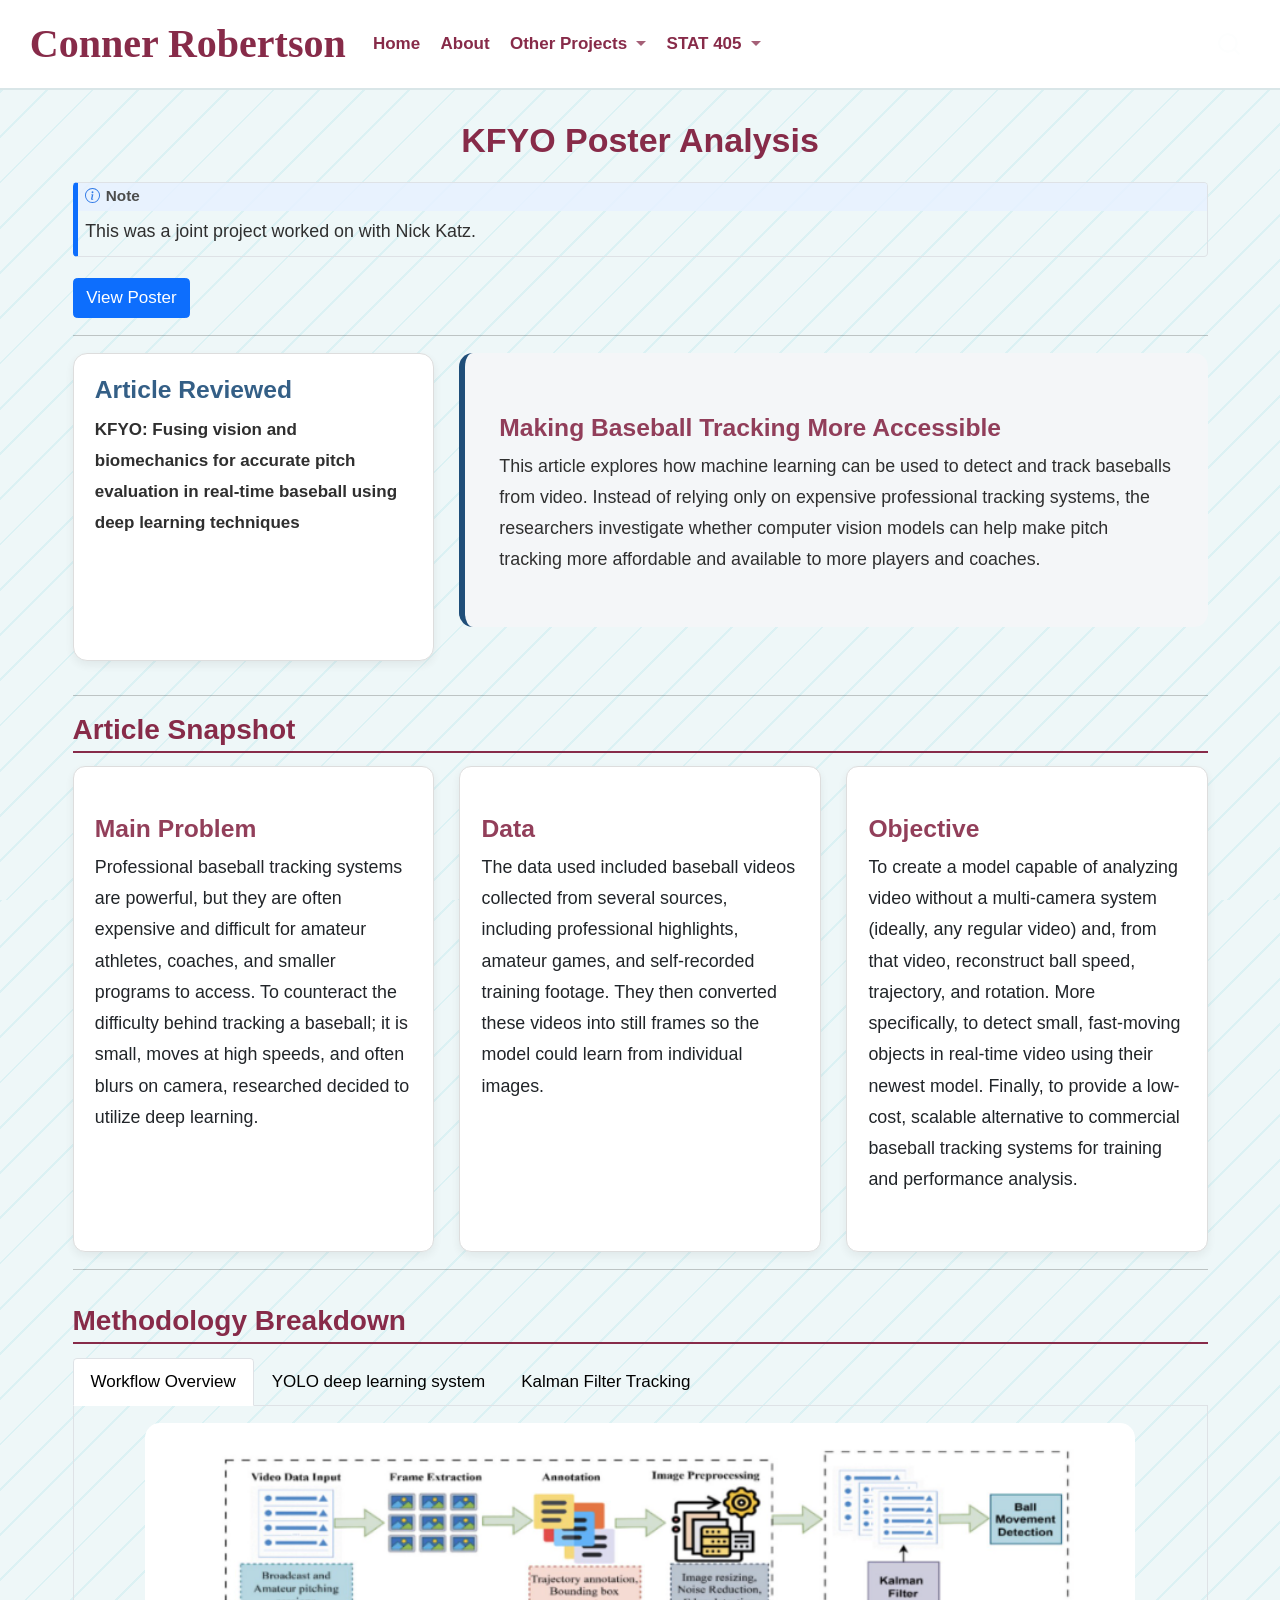
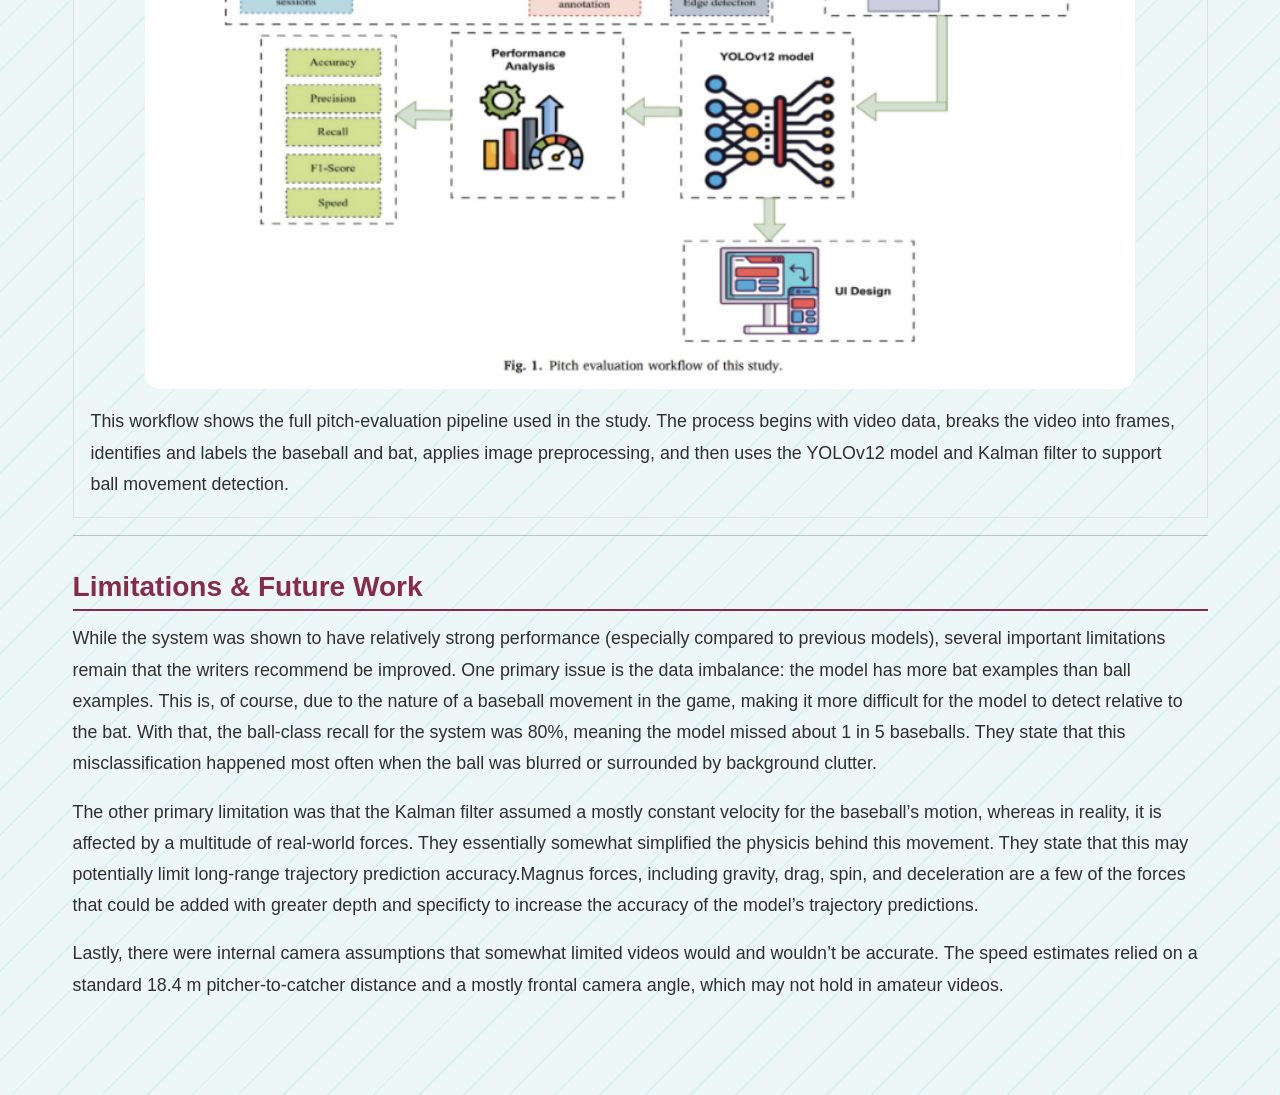
<file: docs/poster.html>
<!DOCTYPE html>
<html xmlns="http://www.w3.org/1999/xhtml" lang="en" xml:lang="en"><head>

<meta charset="utf-8">
<meta name="generator" content="quarto-1.8.27">

<meta name="viewport" content="width=device-width, initial-scale=1.0, user-scalable=yes">


<title>KFYO Poster Analysis – Conner Robertson</title>
<style>
code{white-space: pre-wrap;}
span.smallcaps{font-variant: small-caps;}
div.columns{display: flex; gap: min(4vw, 1.5em);}
div.column{flex: auto; overflow-x: auto;}
div.hanging-indent{margin-left: 1.5em; text-indent: -1.5em;}
ul.task-list{list-style: none;}
ul.task-list li input[type="checkbox"] {
  width: 0.8em;
  margin: 0 0.8em 0.2em -1em; /* quarto-specific, see https://github.com/quarto-dev/quarto-cli/issues/4556 */ 
  vertical-align: middle;
}
</style>


<script src="site_libs/quarto-nav/quarto-nav.js"></script>
<script src="site_libs/quarto-nav/headroom.min.js"></script>
<script src="site_libs/clipboard/clipboard.min.js"></script>
<script src="site_libs/quarto-search/autocomplete.umd.js"></script>
<script src="site_libs/quarto-search/fuse.min.js"></script>
<script src="site_libs/quarto-search/quarto-search.js"></script>
<meta name="quarto:offset" content="./">
<script src="site_libs/quarto-html/quarto.js" type="module"></script>
<script src="site_libs/quarto-html/tabsets/tabsets.js" type="module"></script>
<script src="site_libs/quarto-html/axe/axe-check.js" type="module"></script>
<script src="site_libs/quarto-html/popper.min.js"></script>
<script src="site_libs/quarto-html/tippy.umd.min.js"></script>
<script src="site_libs/quarto-html/anchor.min.js"></script>
<link href="site_libs/quarto-html/tippy.css" rel="stylesheet">
<link href="site_libs/quarto-html/quarto-syntax-highlighting-ed96de9b727972fe78a7b5d16c58bf87.css" rel="stylesheet" id="quarto-text-highlighting-styles">
<script src="site_libs/bootstrap/bootstrap.min.js"></script>
<link href="site_libs/bootstrap/bootstrap-icons.css" rel="stylesheet">
<link href="site_libs/bootstrap/bootstrap-82bd6119df2bf4ab524fef438a105040.min.css" rel="stylesheet" append-hash="true" id="quarto-bootstrap" data-mode="light">
<script id="quarto-search-options" type="application/json">{
  "location": "navbar",
  "copy-button": false,
  "collapse-after": 3,
  "panel-placement": "end",
  "type": "overlay",
  "limit": 50,
  "keyboard-shortcut": [
    "f",
    "/",
    "s"
  ],
  "show-item-context": false,
  "language": {
    "search-no-results-text": "No results",
    "search-matching-documents-text": "matching documents",
    "search-copy-link-title": "Copy link to search",
    "search-hide-matches-text": "Hide additional matches",
    "search-more-match-text": "more match in this document",
    "search-more-matches-text": "more matches in this document",
    "search-clear-button-title": "Clear",
    "search-text-placeholder": "",
    "search-detached-cancel-button-title": "Cancel",
    "search-submit-button-title": "Submit",
    "search-label": "Search"
  }
}</script>


<link rel="stylesheet" href="styles.css">
</head>

<body class="nav-fixed quarto-light">

<div id="quarto-search-results"></div>
  <header id="quarto-header" class="headroom fixed-top">
    <nav class="navbar navbar-expand-lg " data-bs-theme="dark">
      <div class="navbar-container container-fluid">
      <div class="navbar-brand-container mx-auto">
    <a class="navbar-brand" href="./index.html">
    <span class="navbar-title">Conner Robertson</span>
    </a>
  </div>
            <div id="quarto-search" class="" title="Search"></div>
          <button class="navbar-toggler" type="button" data-bs-toggle="collapse" data-bs-target="#navbarCollapse" aria-controls="navbarCollapse" role="menu" aria-expanded="false" aria-label="Toggle navigation" onclick="if (window.quartoToggleHeadroom) { window.quartoToggleHeadroom(); }">
  <span class="navbar-toggler-icon"></span>
</button>
          <div class="collapse navbar-collapse" id="navbarCollapse">
            <ul class="navbar-nav navbar-nav-scroll me-auto">
  <li class="nav-item">
    <a class="nav-link" href="./index.html"> 
<span class="menu-text">Home</span></a>
  </li>  
  <li class="nav-item">
    <a class="nav-link" href="./about.html"> 
<span class="menu-text">About</span></a>
  </li>  
  <li class="nav-item dropdown ">
    <a class="nav-link dropdown-toggle" href="#" id="nav-menu-other-projects" role="link" data-bs-toggle="dropdown" aria-expanded="false">
 <span class="menu-text">Other Projects</span>
    </a>
    <ul class="dropdown-menu" aria-labelledby="nav-menu-other-projects">    
        <li>
    <a class="dropdown-item" href="./tr_project.html">
 <span class="dropdown-text">Timber Rattlers Practicum</span></a>
  </li>  
        <li>
    <a class="dropdown-item" href="./bus_model.html">
 <span class="dropdown-text">Business &amp; Entrepreneurship UPI Model</span></a>
  </li>  
    </ul>
  </li>
  <li class="nav-item dropdown ">
    <a class="nav-link dropdown-toggle" href="#" id="nav-menu-stat-405" role="link" data-bs-toggle="dropdown" aria-expanded="false">
 <span class="menu-text">STAT 405</span>
    </a>
    <ul class="dropdown-menu" aria-labelledby="nav-menu-stat-405">    
        <li>
    <a class="dropdown-item" href="./sql_project.html">
 <span class="dropdown-text">SQL Database Creation</span></a>
  </li>  
        <li>
    <a class="dropdown-item" href="./text_analysis.html">
 <span class="dropdown-text">Textual Analysis of the Four Gospels</span></a>
  </li>  
        <li>
    <a class="dropdown-item" href="./package.html">
 <span class="dropdown-text">Webgem Package</span></a>
  </li>  
        <li>
    <a class="dropdown-item" href="./poster.html">
 <span class="dropdown-text">KFYO Poster Project</span></a>
  </li>  
        <li>
    <a class="dropdown-item" href="./stylo.html">
 <span class="dropdown-text">Sylo Package Analysis</span></a>
  </li>  
    </ul>
  </li>
</ul>
          </div> <!-- /navcollapse -->
            <div class="quarto-navbar-tools">
</div>
      </div> <!-- /container-fluid -->
    </nav>
</header>
<!-- content -->
<div id="quarto-content" class="quarto-container page-columns page-rows-contents page-layout-full page-navbar">
<!-- sidebar -->
<!-- margin-sidebar -->
    
<!-- main -->
<main class="content column-page" id="quarto-document-content">

<header id="title-block-header" class="quarto-title-block default">
<div class="quarto-title">
<h1 class="title">KFYO Poster Analysis</h1>
</div>



<div class="quarto-title-meta column-page">

    
  
    
  </div>
  


</header>


<div class="callout callout-style-default callout-note callout-titled">
<div class="callout-header d-flex align-content-center">
<div class="callout-icon-container">
<i class="callout-icon"></i>
</div>
<div class="callout-title-container flex-fill">
Note
</div>
</div>
<div class="callout-body-container callout-body">
<p>This was a joint project worked on with Nick Katz.</p>
</div>
</div>
<div class="poster-hero">
<p><a href="http://rpubs.com/nickkatz625/1437798" class="btn btn-primary">View Poster</a></p>
</div>
<hr>
<div class="grid article-top">
<div class="g-col-4">
<section id="article-reviewed" class="level3 article-title-box">
<h3 class="anchored" data-anchor-id="article-reviewed">Article Reviewed</h3>
<p><strong>KFYO: Fusing vision and biomechanics for accurate pitch evaluation in real-time baseball using deep learning techniques</strong></p>
</section>
</div>
<div class="g-col-8">
<section id="making-baseball-tracking-more-accessible" class="level3 research-hero">
<h3 class="anchored" data-anchor-id="making-baseball-tracking-more-accessible">Making Baseball Tracking More Accessible</h3>
<p>This article explores how machine learning can be used to detect and track baseballs from video. Instead of relying only on expensive professional tracking systems, the researchers investigate whether computer vision models can help make pitch tracking more affordable and available to more players and coaches.</p>
</section>
</div>
</div>
<hr>
<section id="article-snapshot" class="level2">
<h2 class="anchored" data-anchor-id="article-snapshot">Article Snapshot</h2>
<div class="grid">
<div class="g-col-4">
<section id="main-problem" class="level3 card">
<h3 class="anchored" data-anchor-id="main-problem">Main Problem</h3>
<p>Professional baseball tracking systems are powerful, but they are often expensive and difficult for amateur athletes, coaches, and smaller programs to access. To counteract the difficulty behind tracking a baseball; it is small, moves at high speeds, and often blurs on camera, researched decided to utilize deep learning.</p>
</section>
</div>
<div class="g-col-4">
<section id="data" class="level3 card">
<h3 class="anchored" data-anchor-id="data">Data</h3>
<p>The data used included baseball videos collected from several sources, including professional highlights, amateur games, and self-recorded training footage. They then converted these videos into still frames so the model could learn from individual images.</p>
</section>
</div>
<div class="g-col-4">
<section id="objective" class="level3 card">
<h3 class="anchored" data-anchor-id="objective">Objective</h3>
<p>To create a model capable of analyzing video without a multi-camera system (ideally, any regular video) and, from that video, reconstruct ball speed, trajectory, and rotation. More specifically, to detect small, fast-moving objects in real-time video using their newest model. Finally, to provide a low-cost, scalable alternative to commercial baseball tracking systems for training and performance analysis.</p>
</section>
</div>
</div>
<hr>
</section>
<section id="methodology-breakdown" class="level2">
<h2 class="anchored" data-anchor-id="methodology-breakdown">Methodology Breakdown</h2>
<div class="tabset-margin-container"></div><div class="panel-tabset">
<ul class="nav nav-tabs" role="tablist"><li class="nav-item" role="presentation"><a class="nav-link active" id="tabset-1-1-tab" data-bs-toggle="tab" data-bs-target="#tabset-1-1" role="tab" aria-controls="tabset-1-1" aria-selected="true" href="">Workflow Overview</a></li><li class="nav-item" role="presentation"><a class="nav-link" id="tabset-1-2-tab" data-bs-toggle="tab" data-bs-target="#tabset-1-2" role="tab" aria-controls="tabset-1-2" aria-selected="false" href="">YOLO deep learning system</a></li><li class="nav-item" role="presentation"><a class="nav-link" id="tabset-1-3-tab" data-bs-toggle="tab" data-bs-target="#tabset-1-3" role="tab" aria-controls="tabset-1-3" aria-selected="false" href="">Kalman Filter Tracking</a></li></ul>
<div class="tab-content">
<div id="tabset-1-1" class="tab-pane active" role="tabpanel" aria-labelledby="tabset-1-1-tab">
<div class="text-center">
<p><img src="images/method_1.png" class="img-fluid" style="width: 90%; border-radius: 15px;"></p>
</div>
<p>This workflow shows the full pitch-evaluation pipeline used in the study. The process begins with video data, breaks the video into frames, identifies and labels the baseball and bat, applies image preprocessing, and then uses the YOLOv12 model and Kalman filter to support ball movement detection.</p>
</div>
<div id="tabset-1-2" class="tab-pane" role="tabpanel" aria-labelledby="tabset-1-2-tab">
<div class="text-center">
<p><img src="images/method_2.png" class="img-fluid" style="width: 50%; height: 700px; object-fit: cover; border-radius: 15px;"></p>
</div>
<p>Yolo, or “you only look once,” is an object detection model that scans an image once and predicts two things: where an object is located and what the object is (its category). Essentially, it takes a frame and identifies that something is a baseball and where that baseball is located in the frame.</p>
<p><em>In this article, the researchers specifically implement the YOLOv12 model, which is a newer version of the YOLO framework</em></p>
</div>
<div id="tabset-1-3" class="tab-pane" role="tabpanel" aria-labelledby="tabset-1-3-tab">
<div class="kalman-ascii">
<pre>Frame 1        Frame 2        Frame 3        Frame 4
  ●  --------&gt;   ●  --------&gt;   ?  --------&gt;   ●
detected      detected       missed       predicted
</pre>
</div>
<p>The Kalman filter helps track the baseball after it has been detected in individual video frames. Since the ball moves quickly and can become blurry, YOLO may not identify it perfectly in every frame.</p>
<p>It uses the ball’s previous position and movement to estimate where it should appear next. To be more specific, the filter tracks four variables: the ball’s horizontal position, vertical position, horizontal velocity, and vertical velocity. It takes the object’s (ball’s) position and velocity in a given image and uses those metrics to predict where that object should be in the next frame.</p>
<div class="callout callout-style-default callout-note callout-titled">
<div class="callout-header d-flex align-content-center">
<div class="callout-icon-container">
<i class="callout-icon"></i>
</div>
<div class="callout-title-container flex-fill">
<span class="screen-reader-only">Note</span>Why this matters
</div>
</div>
<div class="callout-body-container callout-body">
<p>As explained, the ball can be difficult to detect in regular video. The Kalman filter thus helps fill in the gaps where it may be less clear in the frame by predicting the ball’s location when detection is uncertain.</p>
</div>
</div>
</div>
</div>
</div>
<hr>
</section>
<section id="limitations-future-work" class="level2">
<h2 class="anchored" data-anchor-id="limitations-future-work">Limitations &amp; Future Work</h2>
<p>While the system was shown to have relatively strong performance (especially compared to previous models), several important limitations remain that the writers recommend be improved. One primary issue is the data imbalance: the model has more bat examples than ball examples. This is, of course, due to the nature of a baseball movement in the game, making it more difficult for the model to detect relative to the bat. With that, the ball-class recall for the system was 80%, meaning the model missed about 1 in 5 baseballs. They state that this misclassification happened most often when the ball was blurred or surrounded by background clutter.</p>
<p>The other primary limitation was that the Kalman filter assumed a mostly constant velocity for the baseball’s motion, whereas in reality, it is affected by a multitude of real-world forces. They essentially somewhat simplified the physicis behind this movement. They state that this may potentially limit long-range trajectory prediction accuracy.Magnus forces, including gravity, drag, spin, and deceleration are a few of the forces that could be added with greater depth and specificty to increase the accuracy of the model’s trajectory predictions.</p>
<p>Lastly, there were internal camera assumptions that somewhat limited videos would and wouldn’t be accurate. The speed estimates relied on a standard 18.4 m pitcher-to-catcher distance and a mostly frontal camera angle, which may not hold in amateur videos.</p>


</section>

</main> <!-- /main -->
<script id="quarto-html-after-body" type="application/javascript">
  window.document.addEventListener("DOMContentLoaded", function (event) {
    const icon = "";
    const anchorJS = new window.AnchorJS();
    anchorJS.options = {
      placement: 'right',
      icon: icon
    };
    anchorJS.add('.anchored');
    const isCodeAnnotation = (el) => {
      for (const clz of el.classList) {
        if (clz.startsWith('code-annotation-')) {                     
          return true;
        }
      }
      return false;
    }
    const onCopySuccess = function(e) {
      // button target
      const button = e.trigger;
      // don't keep focus
      button.blur();
      // flash "checked"
      button.classList.add('code-copy-button-checked');
      var currentTitle = button.getAttribute("title");
      button.setAttribute("title", "Copied!");
      let tooltip;
      if (window.bootstrap) {
        button.setAttribute("data-bs-toggle", "tooltip");
        button.setAttribute("data-bs-placement", "left");
        button.setAttribute("data-bs-title", "Copied!");
        tooltip = new bootstrap.Tooltip(button, 
          { trigger: "manual", 
            customClass: "code-copy-button-tooltip",
            offset: [0, -8]});
        tooltip.show();    
      }
      setTimeout(function() {
        if (tooltip) {
          tooltip.hide();
          button.removeAttribute("data-bs-title");
          button.removeAttribute("data-bs-toggle");
          button.removeAttribute("data-bs-placement");
        }
        button.setAttribute("title", currentTitle);
        button.classList.remove('code-copy-button-checked');
      }, 1000);
      // clear code selection
      e.clearSelection();
    }
    const getTextToCopy = function(trigger) {
      const outerScaffold = trigger.parentElement.cloneNode(true);
      const codeEl = outerScaffold.querySelector('code');
      for (const childEl of codeEl.children) {
        if (isCodeAnnotation(childEl)) {
          childEl.remove();
        }
      }
      return codeEl.innerText;
    }
    const clipboard = new window.ClipboardJS('.code-copy-button:not([data-in-quarto-modal])', {
      text: getTextToCopy
    });
    clipboard.on('success', onCopySuccess);
    if (window.document.getElementById('quarto-embedded-source-code-modal')) {
      const clipboardModal = new window.ClipboardJS('.code-copy-button[data-in-quarto-modal]', {
        text: getTextToCopy,
        container: window.document.getElementById('quarto-embedded-source-code-modal')
      });
      clipboardModal.on('success', onCopySuccess);
    }
      var localhostRegex = new RegExp(/^(?:http|https):\/\/localhost\:?[0-9]*\//);
      var mailtoRegex = new RegExp(/^mailto:/);
        var filterRegex = new RegExp('/' + window.location.host + '/');
      var isInternal = (href) => {
          return filterRegex.test(href) || localhostRegex.test(href) || mailtoRegex.test(href);
      }
      // Inspect non-navigation links and adorn them if external
     var links = window.document.querySelectorAll('a[href]:not(.nav-link):not(.navbar-brand):not(.toc-action):not(.sidebar-link):not(.sidebar-item-toggle):not(.pagination-link):not(.no-external):not([aria-hidden]):not(.dropdown-item):not(.quarto-navigation-tool):not(.about-link)');
      for (var i=0; i<links.length; i++) {
        const link = links[i];
        if (!isInternal(link.href)) {
          // undo the damage that might have been done by quarto-nav.js in the case of
          // links that we want to consider external
          if (link.dataset.originalHref !== undefined) {
            link.href = link.dataset.originalHref;
          }
        }
      }
    function tippyHover(el, contentFn, onTriggerFn, onUntriggerFn) {
      const config = {
        allowHTML: true,
        maxWidth: 500,
        delay: 100,
        arrow: false,
        appendTo: function(el) {
            return el.parentElement;
        },
        interactive: true,
        interactiveBorder: 10,
        theme: 'quarto',
        placement: 'bottom-start',
      };
      if (contentFn) {
        config.content = contentFn;
      }
      if (onTriggerFn) {
        config.onTrigger = onTriggerFn;
      }
      if (onUntriggerFn) {
        config.onUntrigger = onUntriggerFn;
      }
      window.tippy(el, config); 
    }
    const noterefs = window.document.querySelectorAll('a[role="doc-noteref"]');
    for (var i=0; i<noterefs.length; i++) {
      const ref = noterefs[i];
      tippyHover(ref, function() {
        // use id or data attribute instead here
        let href = ref.getAttribute('data-footnote-href') || ref.getAttribute('href');
        try { href = new URL(href).hash; } catch {}
        const id = href.replace(/^#\/?/, "");
        const note = window.document.getElementById(id);
        if (note) {
          return note.innerHTML;
        } else {
          return "";
        }
      });
    }
    const xrefs = window.document.querySelectorAll('a.quarto-xref');
    const processXRef = (id, note) => {
      // Strip column container classes
      const stripColumnClz = (el) => {
        el.classList.remove("page-full", "page-columns");
        if (el.children) {
          for (const child of el.children) {
            stripColumnClz(child);
          }
        }
      }
      stripColumnClz(note)
      if (id === null || id.startsWith('sec-')) {
        // Special case sections, only their first couple elements
        const container = document.createElement("div");
        if (note.children && note.children.length > 2) {
          container.appendChild(note.children[0].cloneNode(true));
          for (let i = 1; i < note.children.length; i++) {
            const child = note.children[i];
            if (child.tagName === "P" && child.innerText === "") {
              continue;
            } else {
              container.appendChild(child.cloneNode(true));
              break;
            }
          }
          if (window.Quarto?.typesetMath) {
            window.Quarto.typesetMath(container);
          }
          return container.innerHTML
        } else {
          if (window.Quarto?.typesetMath) {
            window.Quarto.typesetMath(note);
          }
          return note.innerHTML;
        }
      } else {
        // Remove any anchor links if they are present
        const anchorLink = note.querySelector('a.anchorjs-link');
        if (anchorLink) {
          anchorLink.remove();
        }
        if (window.Quarto?.typesetMath) {
          window.Quarto.typesetMath(note);
        }
        if (note.classList.contains("callout")) {
          return note.outerHTML;
        } else {
          return note.innerHTML;
        }
      }
    }
    for (var i=0; i<xrefs.length; i++) {
      const xref = xrefs[i];
      tippyHover(xref, undefined, function(instance) {
        instance.disable();
        let url = xref.getAttribute('href');
        let hash = undefined; 
        if (url.startsWith('#')) {
          hash = url;
        } else {
          try { hash = new URL(url).hash; } catch {}
        }
        if (hash) {
          const id = hash.replace(/^#\/?/, "");
          const note = window.document.getElementById(id);
          if (note !== null) {
            try {
              const html = processXRef(id, note.cloneNode(true));
              instance.setContent(html);
            } finally {
              instance.enable();
              instance.show();
            }
          } else {
            // See if we can fetch this
            fetch(url.split('#')[0])
            .then(res => res.text())
            .then(html => {
              const parser = new DOMParser();
              const htmlDoc = parser.parseFromString(html, "text/html");
              const note = htmlDoc.getElementById(id);
              if (note !== null) {
                const html = processXRef(id, note);
                instance.setContent(html);
              } 
            }).finally(() => {
              instance.enable();
              instance.show();
            });
          }
        } else {
          // See if we can fetch a full url (with no hash to target)
          // This is a special case and we should probably do some content thinning / targeting
          fetch(url)
          .then(res => res.text())
          .then(html => {
            const parser = new DOMParser();
            const htmlDoc = parser.parseFromString(html, "text/html");
            const note = htmlDoc.querySelector('main.content');
            if (note !== null) {
              // This should only happen for chapter cross references
              // (since there is no id in the URL)
              // remove the first header
              if (note.children.length > 0 && note.children[0].tagName === "HEADER") {
                note.children[0].remove();
              }
              const html = processXRef(null, note);
              instance.setContent(html);
            } 
          }).finally(() => {
            instance.enable();
            instance.show();
          });
        }
      }, function(instance) {
      });
    }
        let selectedAnnoteEl;
        const selectorForAnnotation = ( cell, annotation) => {
          let cellAttr = 'data-code-cell="' + cell + '"';
          let lineAttr = 'data-code-annotation="' +  annotation + '"';
          const selector = 'span[' + cellAttr + '][' + lineAttr + ']';
          return selector;
        }
        const selectCodeLines = (annoteEl) => {
          const doc = window.document;
          const targetCell = annoteEl.getAttribute("data-target-cell");
          const targetAnnotation = annoteEl.getAttribute("data-target-annotation");
          const annoteSpan = window.document.querySelector(selectorForAnnotation(targetCell, targetAnnotation));
          const lines = annoteSpan.getAttribute("data-code-lines").split(",");
          const lineIds = lines.map((line) => {
            return targetCell + "-" + line;
          })
          let top = null;
          let height = null;
          let parent = null;
          if (lineIds.length > 0) {
              //compute the position of the single el (top and bottom and make a div)
              const el = window.document.getElementById(lineIds[0]);
              top = el.offsetTop;
              height = el.offsetHeight;
              parent = el.parentElement.parentElement;
            if (lineIds.length > 1) {
              const lastEl = window.document.getElementById(lineIds[lineIds.length - 1]);
              const bottom = lastEl.offsetTop + lastEl.offsetHeight;
              height = bottom - top;
            }
            if (top !== null && height !== null && parent !== null) {
              // cook up a div (if necessary) and position it 
              let div = window.document.getElementById("code-annotation-line-highlight");
              if (div === null) {
                div = window.document.createElement("div");
                div.setAttribute("id", "code-annotation-line-highlight");
                div.style.position = 'absolute';
                parent.appendChild(div);
              }
              div.style.top = top - 2 + "px";
              div.style.height = height + 4 + "px";
              div.style.left = 0;
              let gutterDiv = window.document.getElementById("code-annotation-line-highlight-gutter");
              if (gutterDiv === null) {
                gutterDiv = window.document.createElement("div");
                gutterDiv.setAttribute("id", "code-annotation-line-highlight-gutter");
                gutterDiv.style.position = 'absolute';
                const codeCell = window.document.getElementById(targetCell);
                const gutter = codeCell.querySelector('.code-annotation-gutter');
                gutter.appendChild(gutterDiv);
              }
              gutterDiv.style.top = top - 2 + "px";
              gutterDiv.style.height = height + 4 + "px";
            }
            selectedAnnoteEl = annoteEl;
          }
        };
        const unselectCodeLines = () => {
          const elementsIds = ["code-annotation-line-highlight", "code-annotation-line-highlight-gutter"];
          elementsIds.forEach((elId) => {
            const div = window.document.getElementById(elId);
            if (div) {
              div.remove();
            }
          });
          selectedAnnoteEl = undefined;
        };
          // Handle positioning of the toggle
      window.addEventListener(
        "resize",
        throttle(() => {
          elRect = undefined;
          if (selectedAnnoteEl) {
            selectCodeLines(selectedAnnoteEl);
          }
        }, 10)
      );
      function throttle(fn, ms) {
      let throttle = false;
      let timer;
        return (...args) => {
          if(!throttle) { // first call gets through
              fn.apply(this, args);
              throttle = true;
          } else { // all the others get throttled
              if(timer) clearTimeout(timer); // cancel #2
              timer = setTimeout(() => {
                fn.apply(this, args);
                timer = throttle = false;
              }, ms);
          }
        };
      }
        // Attach click handler to the DT
        const annoteDls = window.document.querySelectorAll('dt[data-target-cell]');
        for (const annoteDlNode of annoteDls) {
          annoteDlNode.addEventListener('click', (event) => {
            const clickedEl = event.target;
            if (clickedEl !== selectedAnnoteEl) {
              unselectCodeLines();
              const activeEl = window.document.querySelector('dt[data-target-cell].code-annotation-active');
              if (activeEl) {
                activeEl.classList.remove('code-annotation-active');
              }
              selectCodeLines(clickedEl);
              clickedEl.classList.add('code-annotation-active');
            } else {
              // Unselect the line
              unselectCodeLines();
              clickedEl.classList.remove('code-annotation-active');
            }
          });
        }
    const findCites = (el) => {
      const parentEl = el.parentElement;
      if (parentEl) {
        const cites = parentEl.dataset.cites;
        if (cites) {
          return {
            el,
            cites: cites.split(' ')
          };
        } else {
          return findCites(el.parentElement)
        }
      } else {
        return undefined;
      }
    };
    var bibliorefs = window.document.querySelectorAll('a[role="doc-biblioref"]');
    for (var i=0; i<bibliorefs.length; i++) {
      const ref = bibliorefs[i];
      const citeInfo = findCites(ref);
      if (citeInfo) {
        tippyHover(citeInfo.el, function() {
          var popup = window.document.createElement('div');
          citeInfo.cites.forEach(function(cite) {
            var citeDiv = window.document.createElement('div');
            citeDiv.classList.add('hanging-indent');
            citeDiv.classList.add('csl-entry');
            var biblioDiv = window.document.getElementById('ref-' + cite);
            if (biblioDiv) {
              citeDiv.innerHTML = biblioDiv.innerHTML;
            }
            popup.appendChild(citeDiv);
          });
          return popup.innerHTML;
        });
      }
    }
  });
  </script>
</div> <!-- /content -->




</body></html>
</file>
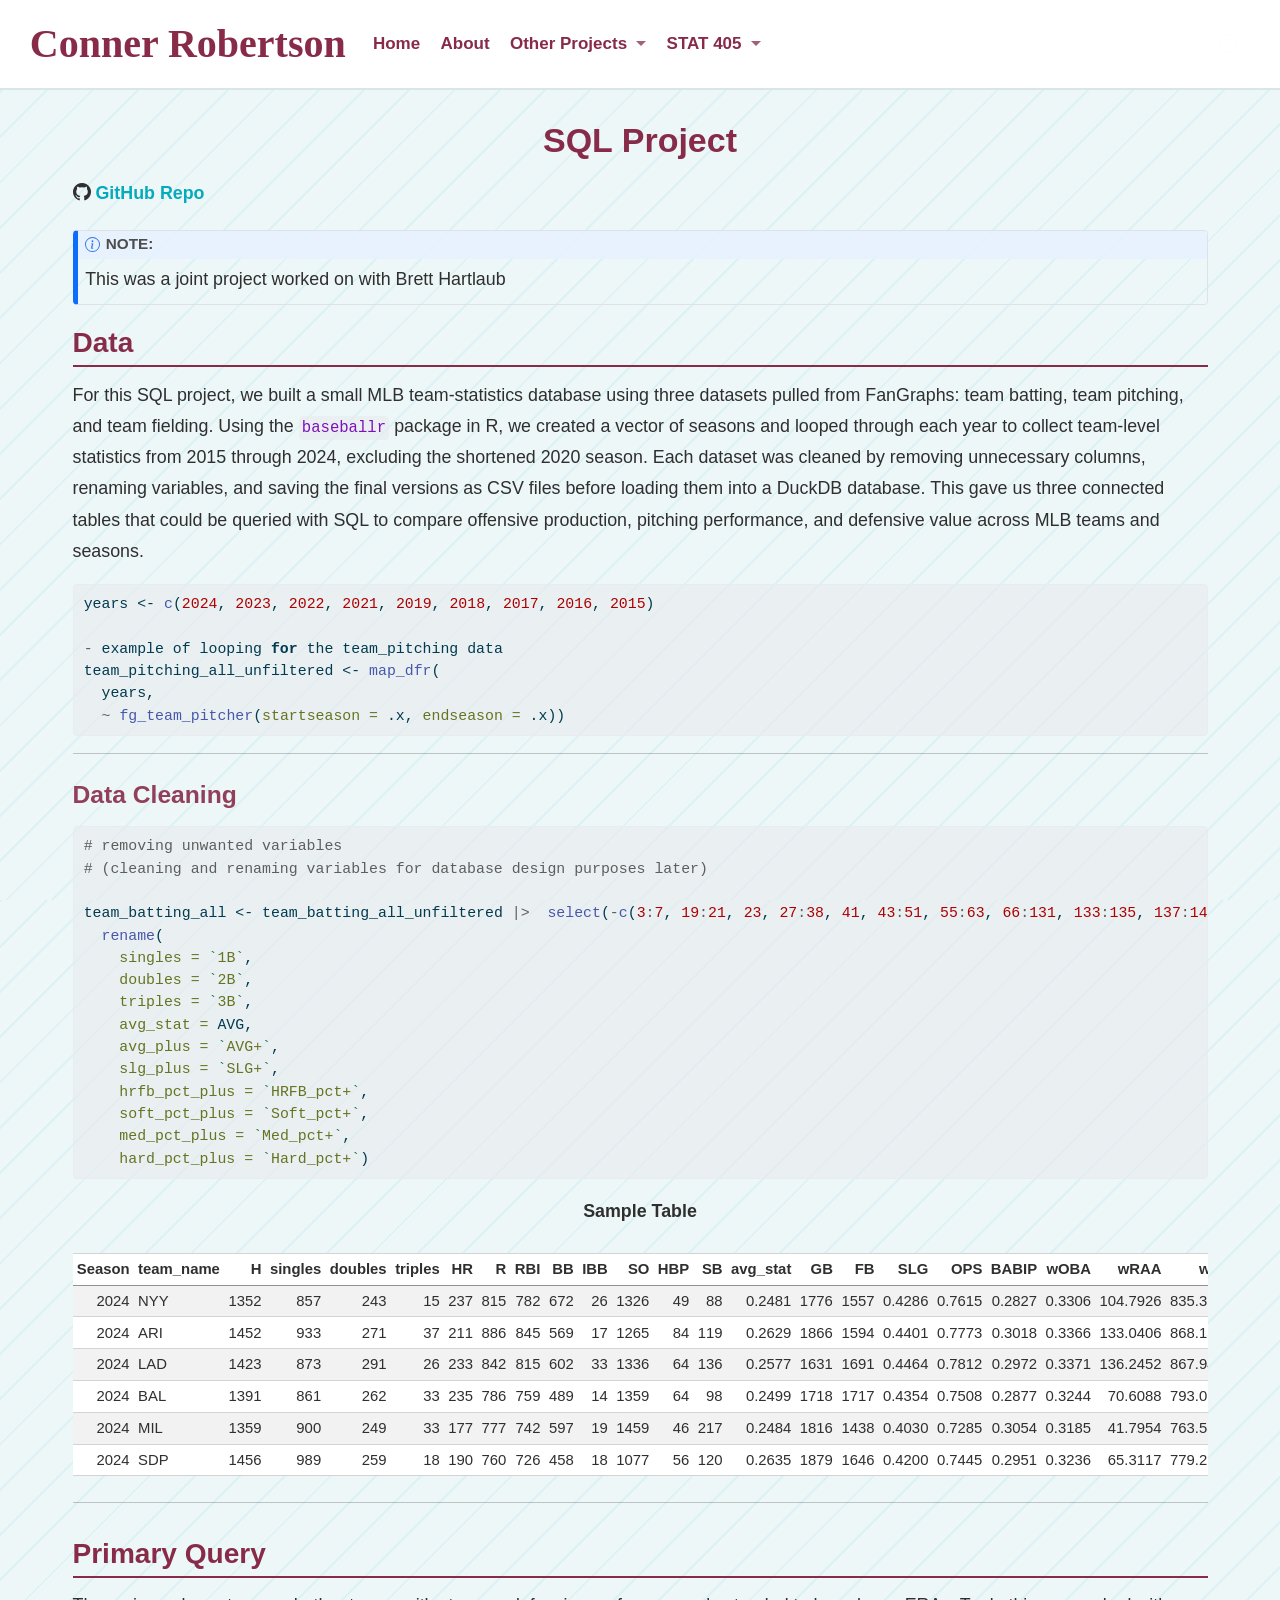
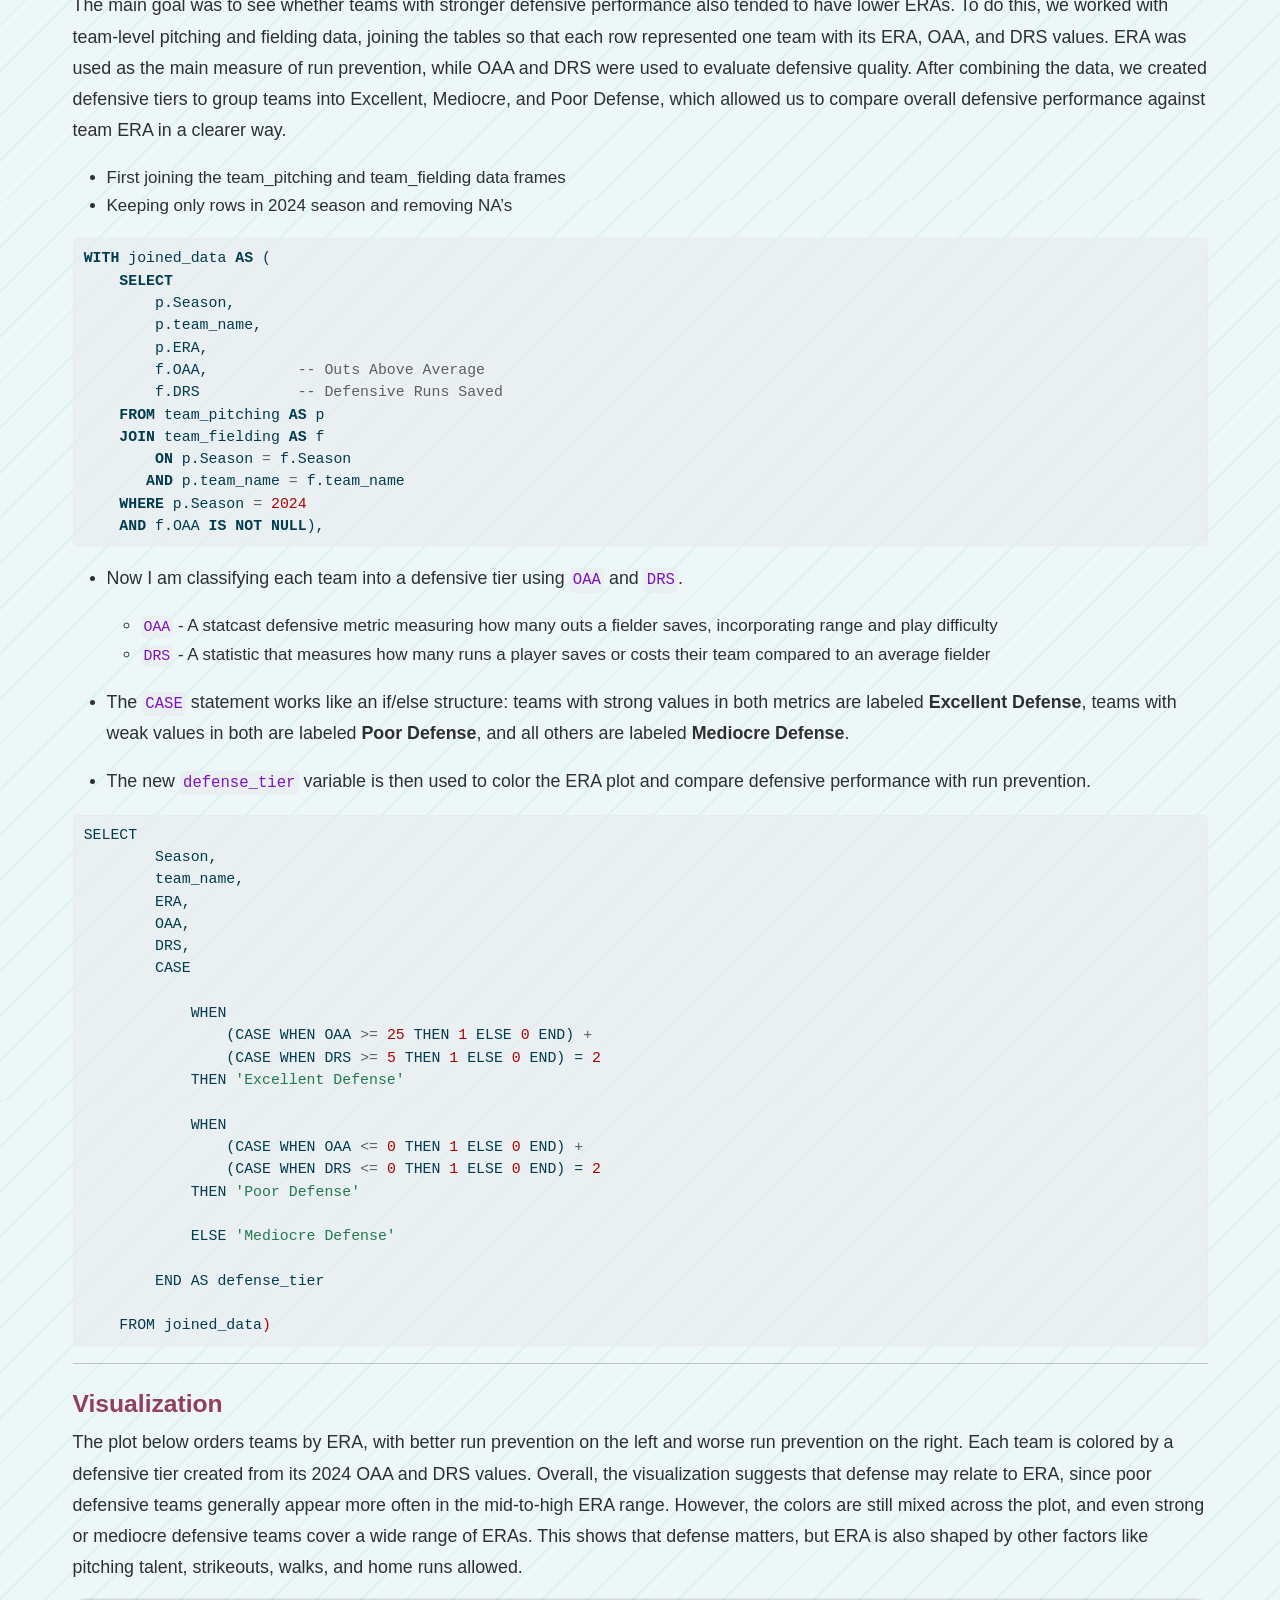
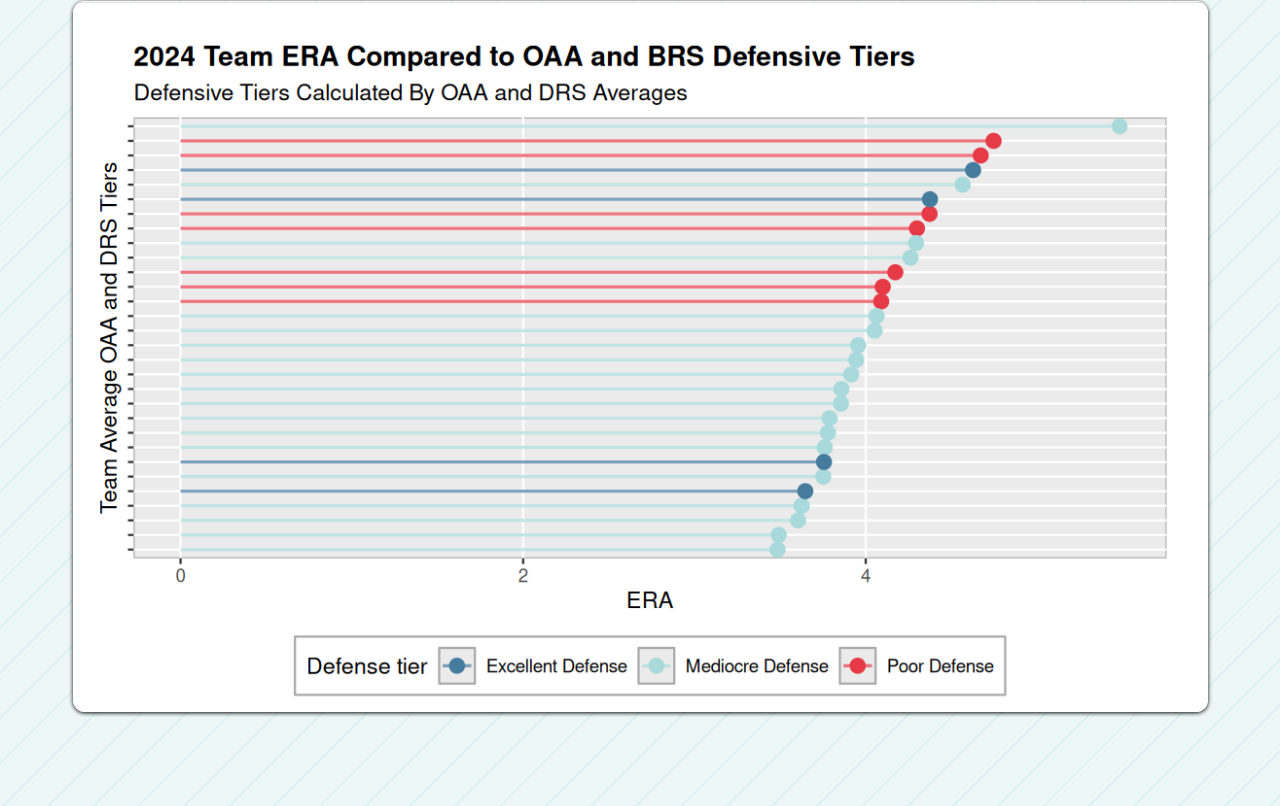
<file: docs/sql_project.html>
<!DOCTYPE html>
<html xmlns="http://www.w3.org/1999/xhtml" lang="en" xml:lang="en"><head>

<meta charset="utf-8">
<meta name="generator" content="quarto-1.8.27">

<meta name="viewport" content="width=device-width, initial-scale=1.0, user-scalable=yes">


<title>SQL Project – Conner Robertson</title>
<style>
code{white-space: pre-wrap;}
span.smallcaps{font-variant: small-caps;}
div.columns{display: flex; gap: min(4vw, 1.5em);}
div.column{flex: auto; overflow-x: auto;}
div.hanging-indent{margin-left: 1.5em; text-indent: -1.5em;}
ul.task-list{list-style: none;}
ul.task-list li input[type="checkbox"] {
  width: 0.8em;
  margin: 0 0.8em 0.2em -1em; /* quarto-specific, see https://github.com/quarto-dev/quarto-cli/issues/4556 */ 
  vertical-align: middle;
}
/* CSS for syntax highlighting */
html { -webkit-text-size-adjust: 100%; }
pre > code.sourceCode { white-space: pre; position: relative; }
pre > code.sourceCode > span { display: inline-block; line-height: 1.25; }
pre > code.sourceCode > span:empty { height: 1.2em; }
.sourceCode { overflow: visible; }
code.sourceCode > span { color: inherit; text-decoration: inherit; }
div.sourceCode { margin: 1em 0; }
pre.sourceCode { margin: 0; }
@media screen {
div.sourceCode { overflow: auto; }
}
@media print {
pre > code.sourceCode { white-space: pre-wrap; }
pre > code.sourceCode > span { text-indent: -5em; padding-left: 5em; }
}
pre.numberSource code
  { counter-reset: source-line 0; }
pre.numberSource code > span
  { position: relative; left: -4em; counter-increment: source-line; }
pre.numberSource code > span > a:first-child::before
  { content: counter(source-line);
    position: relative; left: -1em; text-align: right; vertical-align: baseline;
    border: none; display: inline-block;
    -webkit-touch-callout: none; -webkit-user-select: none;
    -khtml-user-select: none; -moz-user-select: none;
    -ms-user-select: none; user-select: none;
    padding: 0 4px; width: 4em;
  }
pre.numberSource { margin-left: 3em;  padding-left: 4px; }
div.sourceCode
  {   }
@media screen {
pre > code.sourceCode > span > a:first-child::before { text-decoration: underline; }
}
</style>


<script src="site_libs/quarto-nav/quarto-nav.js"></script>
<script src="site_libs/quarto-nav/headroom.min.js"></script>
<script src="site_libs/clipboard/clipboard.min.js"></script>
<script src="site_libs/quarto-search/autocomplete.umd.js"></script>
<script src="site_libs/quarto-search/fuse.min.js"></script>
<script src="site_libs/quarto-search/quarto-search.js"></script>
<meta name="quarto:offset" content="./">
<script src="site_libs/quarto-html/quarto.js" type="module"></script>
<script src="site_libs/quarto-html/tabsets/tabsets.js" type="module"></script>
<script src="site_libs/quarto-html/axe/axe-check.js" type="module"></script>
<script src="site_libs/quarto-html/popper.min.js"></script>
<script src="site_libs/quarto-html/tippy.umd.min.js"></script>
<script src="site_libs/quarto-html/anchor.min.js"></script>
<link href="site_libs/quarto-html/tippy.css" rel="stylesheet">
<link href="site_libs/quarto-html/quarto-syntax-highlighting-ed96de9b727972fe78a7b5d16c58bf87.css" rel="stylesheet" id="quarto-text-highlighting-styles">
<script src="site_libs/bootstrap/bootstrap.min.js"></script>
<link href="site_libs/bootstrap/bootstrap-icons.css" rel="stylesheet">
<link href="site_libs/bootstrap/bootstrap-82bd6119df2bf4ab524fef438a105040.min.css" rel="stylesheet" append-hash="true" id="quarto-bootstrap" data-mode="light">
<script id="quarto-search-options" type="application/json">{
  "location": "navbar",
  "copy-button": false,
  "collapse-after": 3,
  "panel-placement": "end",
  "type": "overlay",
  "limit": 50,
  "keyboard-shortcut": [
    "f",
    "/",
    "s"
  ],
  "show-item-context": false,
  "language": {
    "search-no-results-text": "No results",
    "search-matching-documents-text": "matching documents",
    "search-copy-link-title": "Copy link to search",
    "search-hide-matches-text": "Hide additional matches",
    "search-more-match-text": "more match in this document",
    "search-more-matches-text": "more matches in this document",
    "search-clear-button-title": "Clear",
    "search-text-placeholder": "",
    "search-detached-cancel-button-title": "Cancel",
    "search-submit-button-title": "Submit",
    "search-label": "Search"
  }
}</script>


<link rel="stylesheet" href="styles.css">
</head>

<body class="nav-fixed quarto-light">

<div id="quarto-search-results"></div>
  <header id="quarto-header" class="headroom fixed-top">
    <nav class="navbar navbar-expand-lg " data-bs-theme="dark">
      <div class="navbar-container container-fluid">
      <div class="navbar-brand-container mx-auto">
    <a class="navbar-brand" href="./index.html">
    <span class="navbar-title">Conner Robertson</span>
    </a>
  </div>
            <div id="quarto-search" class="" title="Search"></div>
          <button class="navbar-toggler" type="button" data-bs-toggle="collapse" data-bs-target="#navbarCollapse" aria-controls="navbarCollapse" role="menu" aria-expanded="false" aria-label="Toggle navigation" onclick="if (window.quartoToggleHeadroom) { window.quartoToggleHeadroom(); }">
  <span class="navbar-toggler-icon"></span>
</button>
          <div class="collapse navbar-collapse" id="navbarCollapse">
            <ul class="navbar-nav navbar-nav-scroll me-auto">
  <li class="nav-item">
    <a class="nav-link" href="./index.html"> 
<span class="menu-text">Home</span></a>
  </li>  
  <li class="nav-item">
    <a class="nav-link" href="./about.html"> 
<span class="menu-text">About</span></a>
  </li>  
  <li class="nav-item dropdown ">
    <a class="nav-link dropdown-toggle" href="#" id="nav-menu-other-projects" role="link" data-bs-toggle="dropdown" aria-expanded="false">
 <span class="menu-text">Other Projects</span>
    </a>
    <ul class="dropdown-menu" aria-labelledby="nav-menu-other-projects">    
        <li>
    <a class="dropdown-item" href="./tr_project.html">
 <span class="dropdown-text">Timber Rattlers Practicum</span></a>
  </li>  
        <li>
    <a class="dropdown-item" href="./bus_model.html">
 <span class="dropdown-text">Business &amp; Entrepreneurship UPI Model</span></a>
  </li>  
    </ul>
  </li>
  <li class="nav-item dropdown ">
    <a class="nav-link dropdown-toggle" href="#" id="nav-menu-stat-405" role="link" data-bs-toggle="dropdown" aria-expanded="false">
 <span class="menu-text">STAT 405</span>
    </a>
    <ul class="dropdown-menu" aria-labelledby="nav-menu-stat-405">    
        <li>
    <a class="dropdown-item" href="./sql_project.html">
 <span class="dropdown-text">SQL Database Creation</span></a>
  </li>  
        <li>
    <a class="dropdown-item" href="./text_analysis.html">
 <span class="dropdown-text">Textual Analysis of the Four Gospels</span></a>
  </li>  
        <li>
    <a class="dropdown-item" href="./package.html">
 <span class="dropdown-text">Webgem Package</span></a>
  </li>  
        <li>
    <a class="dropdown-item" href="./poster.html">
 <span class="dropdown-text">KFYO Poster Project</span></a>
  </li>  
        <li>
    <a class="dropdown-item" href="./stylo.html">
 <span class="dropdown-text">Sylo Package Analysis</span></a>
  </li>  
    </ul>
  </li>
</ul>
          </div> <!-- /navcollapse -->
            <div class="quarto-navbar-tools">
</div>
      </div> <!-- /container-fluid -->
    </nav>
</header>
<!-- content -->
<div id="quarto-content" class="quarto-container page-columns page-rows-contents page-layout-full page-navbar">
<!-- sidebar -->
<!-- margin-sidebar -->
    
<!-- main -->
<main class="content column-page" id="quarto-document-content">

<header id="title-block-header" class="quarto-title-block default">
<div class="quarto-title">
<h1 class="title">SQL Project</h1>
</div>



<div class="quarto-title-meta column-page">

    
  
    
  </div>
  


</header>


<p><i class="bi bi-github"></i> <a href="https://github.com/ADC-405-S26/Project_2_SQL_Team_11" target="_blank">GitHub Repo</a></p>
<div class="callout callout-style-default callout-note callout-titled">
<div class="callout-header d-flex align-content-center">
<div class="callout-icon-container">
<i class="callout-icon"></i>
</div>
<div class="callout-title-container flex-fill">
<span class="screen-reader-only">Note</span>NOTE:
</div>
</div>
<div class="callout-body-container callout-body">
<p>This was a joint project worked on with Brett Hartlaub</p>
</div>
</div>
<section id="data" class="level2">
<h2 class="anchored" data-anchor-id="data">Data</h2>
<p>For this SQL project, we built a small MLB team-statistics database using three datasets pulled from FanGraphs: team batting, team pitching, and team fielding. Using the <code>baseballr</code> package in R, we created a vector of seasons and looped through each year to collect team-level statistics from 2015 through 2024, excluding the shortened 2020 season. Each dataset was cleaned by removing unnecessary columns, renaming variables, and saving the final versions as CSV files before loading them into a DuckDB database. This gave us three connected tables that could be queried with SQL to compare offensive production, pitching performance, and defensive value across MLB teams and seasons.</p>
<div class="code-copy-outer-scaffold"><div class="sourceCode" id="cb1"><pre class="sourceCode r code-with-copy"><code class="sourceCode r"><span id="cb1-1"><a href="#cb1-1" aria-hidden="true" tabindex="-1"></a>years <span class="ot">&lt;-</span> <span class="fu">c</span>(<span class="dv">2024</span>, <span class="dv">2023</span>, <span class="dv">2022</span>, <span class="dv">2021</span>, <span class="dv">2019</span>, <span class="dv">2018</span>, <span class="dv">2017</span>, <span class="dv">2016</span>, <span class="dv">2015</span>)</span>
<span id="cb1-2"><a href="#cb1-2" aria-hidden="true" tabindex="-1"></a></span>
<span id="cb1-3"><a href="#cb1-3" aria-hidden="true" tabindex="-1"></a><span class="sc">-</span> example of looping <span class="cf">for</span> the team_pitching data</span>
<span id="cb1-4"><a href="#cb1-4" aria-hidden="true" tabindex="-1"></a>team_pitching_all_unfiltered <span class="ot">&lt;-</span> <span class="fu">map_dfr</span>(</span>
<span id="cb1-5"><a href="#cb1-5" aria-hidden="true" tabindex="-1"></a>  years,</span>
<span id="cb1-6"><a href="#cb1-6" aria-hidden="true" tabindex="-1"></a>  <span class="sc">~</span> <span class="fu">fg_team_pitcher</span>(<span class="at">startseason =</span> .x, <span class="at">endseason =</span> .x))</span></code></pre></div><button title="Copy to Clipboard" class="code-copy-button"><i class="bi"></i></button></div>
<hr>
<section id="data-cleaning" class="level3">
<h3 class="anchored" data-anchor-id="data-cleaning">Data Cleaning</h3>
<div class="code-copy-outer-scaffold"><div class="sourceCode" id="cb2"><pre class="sourceCode r code-with-copy"><code class="sourceCode r"><span id="cb2-1"><a href="#cb2-1" aria-hidden="true" tabindex="-1"></a><span class="co"># removing unwanted variables </span></span>
<span id="cb2-2"><a href="#cb2-2" aria-hidden="true" tabindex="-1"></a><span class="co"># (cleaning and renaming variables for database design purposes later)</span></span>
<span id="cb2-3"><a href="#cb2-3" aria-hidden="true" tabindex="-1"></a></span>
<span id="cb2-4"><a href="#cb2-4" aria-hidden="true" tabindex="-1"></a>team_batting_all <span class="ot">&lt;-</span> team_batting_all_unfiltered <span class="sc">|&gt;</span>  <span class="fu">select</span>(<span class="sc">-</span><span class="fu">c</span>(<span class="dv">3</span><span class="sc">:</span><span class="dv">7</span>, <span class="dv">19</span><span class="sc">:</span><span class="dv">21</span>, <span class="dv">23</span>, <span class="dv">27</span><span class="sc">:</span><span class="dv">38</span>, <span class="dv">41</span>, <span class="dv">43</span><span class="sc">:</span><span class="dv">51</span>, <span class="dv">55</span><span class="sc">:</span><span class="dv">63</span>, <span class="dv">66</span><span class="sc">:</span><span class="dv">131</span>, <span class="dv">133</span><span class="sc">:</span><span class="dv">135</span>, <span class="dv">137</span><span class="sc">:</span><span class="dv">141</span>, <span class="dv">143</span><span class="sc">:</span><span class="dv">145</span>, <span class="dv">152</span><span class="sc">:</span><span class="dv">278</span>, <span class="dv">280</span><span class="sc">:</span><span class="dv">288</span>, <span class="dv">292</span><span class="sc">:</span><span class="dv">374</span>, <span class="dv">380</span><span class="sc">:</span><span class="dv">440</span>)) <span class="sc">|&gt;</span> </span>
<span id="cb2-5"><a href="#cb2-5" aria-hidden="true" tabindex="-1"></a>  <span class="fu">rename</span>(</span>
<span id="cb2-6"><a href="#cb2-6" aria-hidden="true" tabindex="-1"></a>    <span class="at">singles =</span> <span class="st">`</span><span class="at">1B</span><span class="st">`</span>,</span>
<span id="cb2-7"><a href="#cb2-7" aria-hidden="true" tabindex="-1"></a>    <span class="at">doubles =</span> <span class="st">`</span><span class="at">2B</span><span class="st">`</span>,</span>
<span id="cb2-8"><a href="#cb2-8" aria-hidden="true" tabindex="-1"></a>    <span class="at">triples =</span> <span class="st">`</span><span class="at">3B</span><span class="st">`</span>,</span>
<span id="cb2-9"><a href="#cb2-9" aria-hidden="true" tabindex="-1"></a>    <span class="at">avg_stat =</span> AVG,</span>
<span id="cb2-10"><a href="#cb2-10" aria-hidden="true" tabindex="-1"></a>    <span class="at">avg_plus =</span> <span class="st">`</span><span class="at">AVG+</span><span class="st">`</span>,</span>
<span id="cb2-11"><a href="#cb2-11" aria-hidden="true" tabindex="-1"></a>    <span class="at">slg_plus =</span> <span class="st">`</span><span class="at">SLG+</span><span class="st">`</span>,</span>
<span id="cb2-12"><a href="#cb2-12" aria-hidden="true" tabindex="-1"></a>    <span class="at">hrfb_pct_plus =</span> <span class="st">`</span><span class="at">HRFB_pct+</span><span class="st">`</span>,</span>
<span id="cb2-13"><a href="#cb2-13" aria-hidden="true" tabindex="-1"></a>    <span class="at">soft_pct_plus =</span> <span class="st">`</span><span class="at">Soft_pct+</span><span class="st">`</span>,</span>
<span id="cb2-14"><a href="#cb2-14" aria-hidden="true" tabindex="-1"></a>    <span class="at">med_pct_plus =</span> <span class="st">`</span><span class="at">Med_pct+</span><span class="st">`</span>,</span>
<span id="cb2-15"><a href="#cb2-15" aria-hidden="true" tabindex="-1"></a>    <span class="at">hard_pct_plus =</span> <span class="st">`</span><span class="at">Hard_pct+</span><span class="st">`</span>)</span></code></pre></div><button title="Copy to Clipboard" class="code-copy-button"><i class="bi"></i></button></div>
<div style="text-align: center;">
<p><strong>Sample Table</strong></p>
</div>
<div class="cell">
<div class="cell-output-display">
<table class="caption-top table table-sm table-striped small">
<colgroup>
<col style="width: 1%">
<col style="width: 2%">
<col style="width: 1%">
<col style="width: 2%">
<col style="width: 2%">
<col style="width: 2%">
<col style="width: 1%">
<col style="width: 1%">
<col style="width: 1%">
<col style="width: 1%">
<col style="width: 1%">
<col style="width: 1%">
<col style="width: 1%">
<col style="width: 1%">
<col style="width: 2%">
<col style="width: 1%">
<col style="width: 1%">
<col style="width: 1%">
<col style="width: 1%">
<col style="width: 1%">
<col style="width: 1%">
<col style="width: 2%">
<col style="width: 2%">
<col style="width: 2%">
<col style="width: 2%">
<col style="width: 2%">
<col style="width: 2%">
<col style="width: 3%">
<col style="width: 3%">
<col style="width: 3%">
<col style="width: 3%">
<col style="width: 1%">
<col style="width: 1%">
<col style="width: 1%">
<col style="width: 3%">
<col style="width: 3%">
<col style="width: 4%">
<col style="width: 5%">
<col style="width: 2%">
<col style="width: 2%">
<col style="width: 2%">
<col style="width: 3%">
<col style="width: 1%">
</colgroup>
<thead>
<tr class="header">
<th style="text-align: right;">Season</th>
<th style="text-align: left;">team_name</th>
<th style="text-align: right;">H</th>
<th style="text-align: right;">singles</th>
<th style="text-align: right;">doubles</th>
<th style="text-align: right;">triples</th>
<th style="text-align: right;">HR</th>
<th style="text-align: right;">R</th>
<th style="text-align: right;">RBI</th>
<th style="text-align: right;">BB</th>
<th style="text-align: right;">IBB</th>
<th style="text-align: right;">SO</th>
<th style="text-align: right;">HBP</th>
<th style="text-align: right;">SB</th>
<th style="text-align: right;">avg_stat</th>
<th style="text-align: right;">GB</th>
<th style="text-align: right;">FB</th>
<th style="text-align: right;">SLG</th>
<th style="text-align: right;">OPS</th>
<th style="text-align: right;">BABIP</th>
<th style="text-align: right;">wOBA</th>
<th style="text-align: right;">wRAA</th>
<th style="text-align: right;">wRC</th>
<th style="text-align: right;">WAR</th>
<th style="text-align: right;">WAROld</th>
<th style="text-align: right;">avg_plus</th>
<th style="text-align: right;">slg_plus</th>
<th style="text-align: right;">hrfb_pct_plus</th>
<th style="text-align: right;">soft_pct_plus</th>
<th style="text-align: right;">med_pct_plus</th>
<th style="text-align: right;">hard_pct_plus</th>
<th style="text-align: right;">xwOBA</th>
<th style="text-align: right;">xAVG</th>
<th style="text-align: right;">xSLG</th>
<th style="text-align: right;">AvgBatSpeed</th>
<th style="text-align: right;">AttackAngle</th>
<th style="text-align: right;">AttackDirection</th>
<th style="text-align: right;">IdealAttackAngle_pct</th>
<th style="text-align: right;">EV</th>
<th style="text-align: right;">LA</th>
<th style="text-align: right;">Barrels</th>
<th style="text-align: right;">Barrel_pct</th>
<th style="text-align: right;">maxEV</th>
</tr>
</thead>
<tbody>
<tr class="odd">
<td style="text-align: right;">2024</td>
<td style="text-align: left;">NYY</td>
<td style="text-align: right;">1352</td>
<td style="text-align: right;">857</td>
<td style="text-align: right;">243</td>
<td style="text-align: right;">15</td>
<td style="text-align: right;">237</td>
<td style="text-align: right;">815</td>
<td style="text-align: right;">782</td>
<td style="text-align: right;">672</td>
<td style="text-align: right;">26</td>
<td style="text-align: right;">1326</td>
<td style="text-align: right;">49</td>
<td style="text-align: right;">88</td>
<td style="text-align: right;">0.2481</td>
<td style="text-align: right;">1776</td>
<td style="text-align: right;">1557</td>
<td style="text-align: right;">0.4286</td>
<td style="text-align: right;">0.7615</td>
<td style="text-align: right;">0.2827</td>
<td style="text-align: right;">0.3306</td>
<td style="text-align: right;">104.7926</td>
<td style="text-align: right;">835.3207</td>
<td style="text-align: right;">34.4599</td>
<td style="text-align: right;">34.0915</td>
<td style="text-align: right;">103.4864</td>
<td style="text-align: right;">108.6500</td>
<td style="text-align: right;">134.2629</td>
<td style="text-align: right;">90.7584</td>
<td style="text-align: right;">98.7781</td>
<td style="text-align: right;">106.9142</td>
<td style="text-align: right;">0.3460</td>
<td style="text-align: right;">0.2515</td>
<td style="text-align: right;">0.4526</td>
<td style="text-align: right;">72.1031</td>
<td style="text-align: right;">9.9065</td>
<td style="text-align: right;">1.6836</td>
<td style="text-align: right;">0.5438</td>
<td style="text-align: right;">90.1105</td>
<td style="text-align: right;">12.7093</td>
<td style="text-align: right;">442</td>
<td style="text-align: right;">0.1053</td>
<td style="text-align: right;">120.0</td>
</tr>
<tr class="even">
<td style="text-align: right;">2024</td>
<td style="text-align: left;">ARI</td>
<td style="text-align: right;">1452</td>
<td style="text-align: right;">933</td>
<td style="text-align: right;">271</td>
<td style="text-align: right;">37</td>
<td style="text-align: right;">211</td>
<td style="text-align: right;">886</td>
<td style="text-align: right;">845</td>
<td style="text-align: right;">569</td>
<td style="text-align: right;">17</td>
<td style="text-align: right;">1265</td>
<td style="text-align: right;">84</td>
<td style="text-align: right;">119</td>
<td style="text-align: right;">0.2629</td>
<td style="text-align: right;">1866</td>
<td style="text-align: right;">1594</td>
<td style="text-align: right;">0.4401</td>
<td style="text-align: right;">0.7773</td>
<td style="text-align: right;">0.3018</td>
<td style="text-align: right;">0.3366</td>
<td style="text-align: right;">133.0406</td>
<td style="text-align: right;">868.1308</td>
<td style="text-align: right;">34.3784</td>
<td style="text-align: right;">34.7465</td>
<td style="text-align: right;">106.5257</td>
<td style="text-align: right;">108.9479</td>
<td style="text-align: right;">110.8894</td>
<td style="text-align: right;">97.0032</td>
<td style="text-align: right;">99.0817</td>
<td style="text-align: right;">103.0412</td>
<td style="text-align: right;">0.3335</td>
<td style="text-align: right;">0.2524</td>
<td style="text-align: right;">0.4241</td>
<td style="text-align: right;">71.5115</td>
<td style="text-align: right;">9.5006</td>
<td style="text-align: right;">-0.5133</td>
<td style="text-align: right;">0.5032</td>
<td style="text-align: right;">89.1465</td>
<td style="text-align: right;">12.7375</td>
<td style="text-align: right;">346</td>
<td style="text-align: right;">0.0792</td>
<td style="text-align: right;">117.0</td>
</tr>
<tr class="odd">
<td style="text-align: right;">2024</td>
<td style="text-align: left;">LAD</td>
<td style="text-align: right;">1423</td>
<td style="text-align: right;">873</td>
<td style="text-align: right;">291</td>
<td style="text-align: right;">26</td>
<td style="text-align: right;">233</td>
<td style="text-align: right;">842</td>
<td style="text-align: right;">815</td>
<td style="text-align: right;">602</td>
<td style="text-align: right;">33</td>
<td style="text-align: right;">1336</td>
<td style="text-align: right;">64</td>
<td style="text-align: right;">136</td>
<td style="text-align: right;">0.2577</td>
<td style="text-align: right;">1631</td>
<td style="text-align: right;">1691</td>
<td style="text-align: right;">0.4464</td>
<td style="text-align: right;">0.7812</td>
<td style="text-align: right;">0.2972</td>
<td style="text-align: right;">0.3371</td>
<td style="text-align: right;">136.2452</td>
<td style="text-align: right;">867.9430</td>
<td style="text-align: right;">32.6733</td>
<td style="text-align: right;">35.9432</td>
<td style="text-align: right;">104.3981</td>
<td style="text-align: right;">110.5171</td>
<td style="text-align: right;">115.4272</td>
<td style="text-align: right;">92.7457</td>
<td style="text-align: right;">99.6529</td>
<td style="text-align: right;">104.2426</td>
<td style="text-align: right;">0.3382</td>
<td style="text-align: right;">0.2523</td>
<td style="text-align: right;">0.4444</td>
<td style="text-align: right;">71.3356</td>
<td style="text-align: right;">9.9072</td>
<td style="text-align: right;">-0.4496</td>
<td style="text-align: right;">0.4986</td>
<td style="text-align: right;">89.3972</td>
<td style="text-align: right;">15.5284</td>
<td style="text-align: right;">391</td>
<td style="text-align: right;">0.0919</td>
<td style="text-align: right;">119.2</td>
</tr>
<tr class="even">
<td style="text-align: right;">2024</td>
<td style="text-align: left;">BAL</td>
<td style="text-align: right;">1391</td>
<td style="text-align: right;">861</td>
<td style="text-align: right;">262</td>
<td style="text-align: right;">33</td>
<td style="text-align: right;">235</td>
<td style="text-align: right;">786</td>
<td style="text-align: right;">759</td>
<td style="text-align: right;">489</td>
<td style="text-align: right;">14</td>
<td style="text-align: right;">1359</td>
<td style="text-align: right;">64</td>
<td style="text-align: right;">98</td>
<td style="text-align: right;">0.2499</td>
<td style="text-align: right;">1718</td>
<td style="text-align: right;">1717</td>
<td style="text-align: right;">0.4354</td>
<td style="text-align: right;">0.7508</td>
<td style="text-align: right;">0.2877</td>
<td style="text-align: right;">0.3244</td>
<td style="text-align: right;">70.6088</td>
<td style="text-align: right;">793.0653</td>
<td style="text-align: right;">27.7293</td>
<td style="text-align: right;">27.6153</td>
<td style="text-align: right;">104.2339</td>
<td style="text-align: right;">110.3735</td>
<td style="text-align: right;">120.7240</td>
<td style="text-align: right;">94.3429</td>
<td style="text-align: right;">95.6265</td>
<td style="text-align: right;">110.4095</td>
<td style="text-align: right;">0.3280</td>
<td style="text-align: right;">0.2473</td>
<td style="text-align: right;">0.4341</td>
<td style="text-align: right;">72.5088</td>
<td style="text-align: right;">9.5182</td>
<td style="text-align: right;">0.2840</td>
<td style="text-align: right;">0.4994</td>
<td style="text-align: right;">89.7025</td>
<td style="text-align: right;">14.5005</td>
<td style="text-align: right;">381</td>
<td style="text-align: right;">0.0894</td>
<td style="text-align: right;">114.4</td>
</tr>
<tr class="odd">
<td style="text-align: right;">2024</td>
<td style="text-align: left;">MIL</td>
<td style="text-align: right;">1359</td>
<td style="text-align: right;">900</td>
<td style="text-align: right;">249</td>
<td style="text-align: right;">33</td>
<td style="text-align: right;">177</td>
<td style="text-align: right;">777</td>
<td style="text-align: right;">742</td>
<td style="text-align: right;">597</td>
<td style="text-align: right;">19</td>
<td style="text-align: right;">1459</td>
<td style="text-align: right;">46</td>
<td style="text-align: right;">217</td>
<td style="text-align: right;">0.2484</td>
<td style="text-align: right;">1816</td>
<td style="text-align: right;">1438</td>
<td style="text-align: right;">0.4030</td>
<td style="text-align: right;">0.7285</td>
<td style="text-align: right;">0.3054</td>
<td style="text-align: right;">0.3185</td>
<td style="text-align: right;">41.7954</td>
<td style="text-align: right;">763.5501</td>
<td style="text-align: right;">27.6741</td>
<td style="text-align: right;">26.7363</td>
<td style="text-align: right;">100.6138</td>
<td style="text-align: right;">99.7635</td>
<td style="text-align: right;">103.1123</td>
<td style="text-align: right;">104.3568</td>
<td style="text-align: right;">98.7264</td>
<td style="text-align: right;">99.9167</td>
<td style="text-align: right;">0.3143</td>
<td style="text-align: right;">0.2378</td>
<td style="text-align: right;">0.3925</td>
<td style="text-align: right;">71.7573</td>
<td style="text-align: right;">9.4352</td>
<td style="text-align: right;">-1.1072</td>
<td style="text-align: right;">0.5086</td>
<td style="text-align: right;">88.6249</td>
<td style="text-align: right;">11.5129</td>
<td style="text-align: right;">293</td>
<td style="text-align: right;">0.0720</td>
<td style="text-align: right;">118.1</td>
</tr>
<tr class="even">
<td style="text-align: right;">2024</td>
<td style="text-align: left;">SDP</td>
<td style="text-align: right;">1456</td>
<td style="text-align: right;">989</td>
<td style="text-align: right;">259</td>
<td style="text-align: right;">18</td>
<td style="text-align: right;">190</td>
<td style="text-align: right;">760</td>
<td style="text-align: right;">726</td>
<td style="text-align: right;">458</td>
<td style="text-align: right;">18</td>
<td style="text-align: right;">1077</td>
<td style="text-align: right;">56</td>
<td style="text-align: right;">120</td>
<td style="text-align: right;">0.2635</td>
<td style="text-align: right;">1879</td>
<td style="text-align: right;">1646</td>
<td style="text-align: right;">0.4200</td>
<td style="text-align: right;">0.7445</td>
<td style="text-align: right;">0.2951</td>
<td style="text-align: right;">0.3236</td>
<td style="text-align: right;">65.3117</td>
<td style="text-align: right;">779.2289</td>
<td style="text-align: right;">26.7538</td>
<td style="text-align: right;">26.7735</td>
<td style="text-align: right;">106.7418</td>
<td style="text-align: right;">103.9856</td>
<td style="text-align: right;">96.6985</td>
<td style="text-align: right;">94.1713</td>
<td style="text-align: right;">103.7079</td>
<td style="text-align: right;">96.7785</td>
<td style="text-align: right;">0.3331</td>
<td style="text-align: right;">0.2665</td>
<td style="text-align: right;">0.4304</td>
<td style="text-align: right;">70.5285</td>
<td style="text-align: right;">7.7539</td>
<td style="text-align: right;">-1.0671</td>
<td style="text-align: right;">0.4811</td>
<td style="text-align: right;">89.0992</td>
<td style="text-align: right;">13.1784</td>
<td style="text-align: right;">321</td>
<td style="text-align: right;">0.0711</td>
<td style="text-align: right;">116.7</td>
</tr>
</tbody>
</table>
</div>
</div>
<hr>
</section>
</section>
<section id="primary-query" class="level2">
<h2 class="anchored" data-anchor-id="primary-query">Primary Query</h2>
<p>The main goal was to see whether teams with stronger defensive performance also tended to have lower ERAs. To do this, we worked with team-level pitching and fielding data, joining the tables so that each row represented one team with its ERA, OAA, and DRS values. ERA was used as the main measure of run prevention, while OAA and DRS were used to evaluate defensive quality. After combining the data, we created defensive tiers to group teams into Excellent, Mediocre, and Poor Defense, which allowed us to compare overall defensive performance against team ERA in a clearer way.</p>
<ul>
<li>First joining the team_pitching and team_fielding data frames <br></li>
<li>Keeping only rows in 2024 season and removing NA’s</li>
</ul>
<div class="code-copy-outer-scaffold"><div class="sourceCode" id="cb3"><pre class="sourceCode sql code-with-copy"><code class="sourceCode sql"><span id="cb3-1"><a href="#cb3-1" aria-hidden="true" tabindex="-1"></a><span class="kw">WITH</span> joined_data <span class="kw">AS</span> (</span>
<span id="cb3-2"><a href="#cb3-2" aria-hidden="true" tabindex="-1"></a>    <span class="kw">SELECT</span></span>
<span id="cb3-3"><a href="#cb3-3" aria-hidden="true" tabindex="-1"></a>        p.Season,       </span>
<span id="cb3-4"><a href="#cb3-4" aria-hidden="true" tabindex="-1"></a>        p.team_name,    </span>
<span id="cb3-5"><a href="#cb3-5" aria-hidden="true" tabindex="-1"></a>        p.ERA,          </span>
<span id="cb3-6"><a href="#cb3-6" aria-hidden="true" tabindex="-1"></a>        f.OAA,          <span class="co">-- Outs Above Average</span></span>
<span id="cb3-7"><a href="#cb3-7" aria-hidden="true" tabindex="-1"></a>        f.DRS           <span class="co">-- Defensive Runs Saved</span></span>
<span id="cb3-8"><a href="#cb3-8" aria-hidden="true" tabindex="-1"></a>    <span class="kw">FROM</span> team_pitching <span class="kw">AS</span> p</span>
<span id="cb3-9"><a href="#cb3-9" aria-hidden="true" tabindex="-1"></a>    <span class="kw">JOIN</span> team_fielding <span class="kw">AS</span> f</span>
<span id="cb3-10"><a href="#cb3-10" aria-hidden="true" tabindex="-1"></a>        <span class="kw">ON</span> p.Season <span class="op">=</span> f.Season</span>
<span id="cb3-11"><a href="#cb3-11" aria-hidden="true" tabindex="-1"></a>       <span class="kw">AND</span> p.team_name <span class="op">=</span> f.team_name</span>
<span id="cb3-12"><a href="#cb3-12" aria-hidden="true" tabindex="-1"></a>    <span class="kw">WHERE</span> p.Season <span class="op">=</span> <span class="dv">2024</span></span>
<span id="cb3-13"><a href="#cb3-13" aria-hidden="true" tabindex="-1"></a>    <span class="kw">AND</span> f.OAA <span class="kw">IS</span> <span class="kw">NOT</span> <span class="kw">NULL</span>),</span></code></pre></div><button title="Copy to Clipboard" class="code-copy-button"><i class="bi"></i></button></div>
<ul>
<li><p>Now I am classifying each team into a defensive tier using <code>OAA</code> and <code>DRS</code>.</p>
<ul>
<li><code>OAA</code> - A statcast defensive metric measuring how many outs a fielder saves, incorporating range and play difficulty</li>
<li><code>DRS</code> - A statistic that measures how many runs a player saves or costs their team compared to an average fielder</li>
</ul></li>
<li><p>The <code>CASE</code> statement works like an if/else structure: teams with strong values in both metrics are labeled <strong>Excellent Defense</strong>, teams with weak values in both are labeled <strong>Poor Defense</strong>, and all others are labeled <strong>Mediocre Defense</strong>.</p></li>
<li><p>The new <code>defense_tier</code> variable is then used to color the ERA plot and compare defensive performance with run prevention.</p></li>
</ul>
<div class="code-copy-outer-scaffold"><div class="sourceCode" id="cb4"><pre class="sourceCode r code-with-copy"><code class="sourceCode r"><span id="cb4-1"><a href="#cb4-1" aria-hidden="true" tabindex="-1"></a>SELECT</span>
<span id="cb4-2"><a href="#cb4-2" aria-hidden="true" tabindex="-1"></a>        Season,</span>
<span id="cb4-3"><a href="#cb4-3" aria-hidden="true" tabindex="-1"></a>        team_name,</span>
<span id="cb4-4"><a href="#cb4-4" aria-hidden="true" tabindex="-1"></a>        ERA,</span>
<span id="cb4-5"><a href="#cb4-5" aria-hidden="true" tabindex="-1"></a>        OAA,</span>
<span id="cb4-6"><a href="#cb4-6" aria-hidden="true" tabindex="-1"></a>        DRS,</span>
<span id="cb4-7"><a href="#cb4-7" aria-hidden="true" tabindex="-1"></a>        CASE</span>
<span id="cb4-8"><a href="#cb4-8" aria-hidden="true" tabindex="-1"></a>        </span>
<span id="cb4-9"><a href="#cb4-9" aria-hidden="true" tabindex="-1"></a>            WHEN</span>
<span id="cb4-10"><a href="#cb4-10" aria-hidden="true" tabindex="-1"></a>                (CASE WHEN OAA <span class="sc">&gt;=</span> <span class="dv">25</span> THEN <span class="dv">1</span> ELSE <span class="dv">0</span> END) <span class="sc">+</span></span>
<span id="cb4-11"><a href="#cb4-11" aria-hidden="true" tabindex="-1"></a>                (CASE WHEN DRS <span class="sc">&gt;=</span> <span class="dv">5</span> THEN <span class="dv">1</span> ELSE <span class="dv">0</span> END) <span class="ot">=</span> <span class="dv">2</span></span>
<span id="cb4-12"><a href="#cb4-12" aria-hidden="true" tabindex="-1"></a>            THEN <span class="st">'Excellent Defense'</span></span>
<span id="cb4-13"><a href="#cb4-13" aria-hidden="true" tabindex="-1"></a></span>
<span id="cb4-14"><a href="#cb4-14" aria-hidden="true" tabindex="-1"></a>            WHEN</span>
<span id="cb4-15"><a href="#cb4-15" aria-hidden="true" tabindex="-1"></a>                (CASE WHEN OAA <span class="sc">&lt;=</span> <span class="dv">0</span> THEN <span class="dv">1</span> ELSE <span class="dv">0</span> END) <span class="sc">+</span></span>
<span id="cb4-16"><a href="#cb4-16" aria-hidden="true" tabindex="-1"></a>                (CASE WHEN DRS <span class="sc">&lt;=</span> <span class="dv">0</span> THEN <span class="dv">1</span> ELSE <span class="dv">0</span> END) <span class="ot">=</span> <span class="dv">2</span></span>
<span id="cb4-17"><a href="#cb4-17" aria-hidden="true" tabindex="-1"></a>            THEN <span class="st">'Poor Defense'</span></span>
<span id="cb4-18"><a href="#cb4-18" aria-hidden="true" tabindex="-1"></a></span>
<span id="cb4-19"><a href="#cb4-19" aria-hidden="true" tabindex="-1"></a>            ELSE <span class="st">'Mediocre Defense'</span></span>
<span id="cb4-20"><a href="#cb4-20" aria-hidden="true" tabindex="-1"></a></span>
<span id="cb4-21"><a href="#cb4-21" aria-hidden="true" tabindex="-1"></a>        END AS defense_tier</span>
<span id="cb4-22"><a href="#cb4-22" aria-hidden="true" tabindex="-1"></a></span>
<span id="cb4-23"><a href="#cb4-23" aria-hidden="true" tabindex="-1"></a>    FROM joined_data<span class="er">)</span></span></code></pre></div><button title="Copy to Clipboard" class="code-copy-button"><i class="bi"></i></button></div>
<hr>
<section id="visualization" class="level3">
<h3 class="anchored" data-anchor-id="visualization">Visualization</h3>
<p>The plot below orders teams by ERA, with better run prevention on the left and worse run prevention on the right. Each team is colored by a defensive tier created from its 2024 OAA and DRS values. Overall, the visualization suggests that defense may relate to ERA, since poor defensive teams generally appear more often in the mid-to-high ERA range. However, the colors are still mixed across the plot, and even strong or mediocre defensive teams cover a wide range of ERAs. This shows that defense matters, but ERA is also shaped by other factors like pitching talent, strikeouts, walks, and home runs allowed.</p>
<p><img src="images/Screenshot 2026-04-30.png" class="tr-project-card img-fluid"></p>


</section>
</section>

</main> <!-- /main -->
<script id="quarto-html-after-body" type="application/javascript">
  window.document.addEventListener("DOMContentLoaded", function (event) {
    const icon = "";
    const anchorJS = new window.AnchorJS();
    anchorJS.options = {
      placement: 'right',
      icon: icon
    };
    anchorJS.add('.anchored');
    const isCodeAnnotation = (el) => {
      for (const clz of el.classList) {
        if (clz.startsWith('code-annotation-')) {                     
          return true;
        }
      }
      return false;
    }
    const onCopySuccess = function(e) {
      // button target
      const button = e.trigger;
      // don't keep focus
      button.blur();
      // flash "checked"
      button.classList.add('code-copy-button-checked');
      var currentTitle = button.getAttribute("title");
      button.setAttribute("title", "Copied!");
      let tooltip;
      if (window.bootstrap) {
        button.setAttribute("data-bs-toggle", "tooltip");
        button.setAttribute("data-bs-placement", "left");
        button.setAttribute("data-bs-title", "Copied!");
        tooltip = new bootstrap.Tooltip(button, 
          { trigger: "manual", 
            customClass: "code-copy-button-tooltip",
            offset: [0, -8]});
        tooltip.show();    
      }
      setTimeout(function() {
        if (tooltip) {
          tooltip.hide();
          button.removeAttribute("data-bs-title");
          button.removeAttribute("data-bs-toggle");
          button.removeAttribute("data-bs-placement");
        }
        button.setAttribute("title", currentTitle);
        button.classList.remove('code-copy-button-checked');
      }, 1000);
      // clear code selection
      e.clearSelection();
    }
    const getTextToCopy = function(trigger) {
      const outerScaffold = trigger.parentElement.cloneNode(true);
      const codeEl = outerScaffold.querySelector('code');
      for (const childEl of codeEl.children) {
        if (isCodeAnnotation(childEl)) {
          childEl.remove();
        }
      }
      return codeEl.innerText;
    }
    const clipboard = new window.ClipboardJS('.code-copy-button:not([data-in-quarto-modal])', {
      text: getTextToCopy
    });
    clipboard.on('success', onCopySuccess);
    if (window.document.getElementById('quarto-embedded-source-code-modal')) {
      const clipboardModal = new window.ClipboardJS('.code-copy-button[data-in-quarto-modal]', {
        text: getTextToCopy,
        container: window.document.getElementById('quarto-embedded-source-code-modal')
      });
      clipboardModal.on('success', onCopySuccess);
    }
      var localhostRegex = new RegExp(/^(?:http|https):\/\/localhost\:?[0-9]*\//);
      var mailtoRegex = new RegExp(/^mailto:/);
        var filterRegex = new RegExp('/' + window.location.host + '/');
      var isInternal = (href) => {
          return filterRegex.test(href) || localhostRegex.test(href) || mailtoRegex.test(href);
      }
      // Inspect non-navigation links and adorn them if external
     var links = window.document.querySelectorAll('a[href]:not(.nav-link):not(.navbar-brand):not(.toc-action):not(.sidebar-link):not(.sidebar-item-toggle):not(.pagination-link):not(.no-external):not([aria-hidden]):not(.dropdown-item):not(.quarto-navigation-tool):not(.about-link)');
      for (var i=0; i<links.length; i++) {
        const link = links[i];
        if (!isInternal(link.href)) {
          // undo the damage that might have been done by quarto-nav.js in the case of
          // links that we want to consider external
          if (link.dataset.originalHref !== undefined) {
            link.href = link.dataset.originalHref;
          }
        }
      }
    function tippyHover(el, contentFn, onTriggerFn, onUntriggerFn) {
      const config = {
        allowHTML: true,
        maxWidth: 500,
        delay: 100,
        arrow: false,
        appendTo: function(el) {
            return el.parentElement;
        },
        interactive: true,
        interactiveBorder: 10,
        theme: 'quarto',
        placement: 'bottom-start',
      };
      if (contentFn) {
        config.content = contentFn;
      }
      if (onTriggerFn) {
        config.onTrigger = onTriggerFn;
      }
      if (onUntriggerFn) {
        config.onUntrigger = onUntriggerFn;
      }
      window.tippy(el, config); 
    }
    const noterefs = window.document.querySelectorAll('a[role="doc-noteref"]');
    for (var i=0; i<noterefs.length; i++) {
      const ref = noterefs[i];
      tippyHover(ref, function() {
        // use id or data attribute instead here
        let href = ref.getAttribute('data-footnote-href') || ref.getAttribute('href');
        try { href = new URL(href).hash; } catch {}
        const id = href.replace(/^#\/?/, "");
        const note = window.document.getElementById(id);
        if (note) {
          return note.innerHTML;
        } else {
          return "";
        }
      });
    }
    const xrefs = window.document.querySelectorAll('a.quarto-xref');
    const processXRef = (id, note) => {
      // Strip column container classes
      const stripColumnClz = (el) => {
        el.classList.remove("page-full", "page-columns");
        if (el.children) {
          for (const child of el.children) {
            stripColumnClz(child);
          }
        }
      }
      stripColumnClz(note)
      if (id === null || id.startsWith('sec-')) {
        // Special case sections, only their first couple elements
        const container = document.createElement("div");
        if (note.children && note.children.length > 2) {
          container.appendChild(note.children[0].cloneNode(true));
          for (let i = 1; i < note.children.length; i++) {
            const child = note.children[i];
            if (child.tagName === "P" && child.innerText === "") {
              continue;
            } else {
              container.appendChild(child.cloneNode(true));
              break;
            }
          }
          if (window.Quarto?.typesetMath) {
            window.Quarto.typesetMath(container);
          }
          return container.innerHTML
        } else {
          if (window.Quarto?.typesetMath) {
            window.Quarto.typesetMath(note);
          }
          return note.innerHTML;
        }
      } else {
        // Remove any anchor links if they are present
        const anchorLink = note.querySelector('a.anchorjs-link');
        if (anchorLink) {
          anchorLink.remove();
        }
        if (window.Quarto?.typesetMath) {
          window.Quarto.typesetMath(note);
        }
        if (note.classList.contains("callout")) {
          return note.outerHTML;
        } else {
          return note.innerHTML;
        }
      }
    }
    for (var i=0; i<xrefs.length; i++) {
      const xref = xrefs[i];
      tippyHover(xref, undefined, function(instance) {
        instance.disable();
        let url = xref.getAttribute('href');
        let hash = undefined; 
        if (url.startsWith('#')) {
          hash = url;
        } else {
          try { hash = new URL(url).hash; } catch {}
        }
        if (hash) {
          const id = hash.replace(/^#\/?/, "");
          const note = window.document.getElementById(id);
          if (note !== null) {
            try {
              const html = processXRef(id, note.cloneNode(true));
              instance.setContent(html);
            } finally {
              instance.enable();
              instance.show();
            }
          } else {
            // See if we can fetch this
            fetch(url.split('#')[0])
            .then(res => res.text())
            .then(html => {
              const parser = new DOMParser();
              const htmlDoc = parser.parseFromString(html, "text/html");
              const note = htmlDoc.getElementById(id);
              if (note !== null) {
                const html = processXRef(id, note);
                instance.setContent(html);
              } 
            }).finally(() => {
              instance.enable();
              instance.show();
            });
          }
        } else {
          // See if we can fetch a full url (with no hash to target)
          // This is a special case and we should probably do some content thinning / targeting
          fetch(url)
          .then(res => res.text())
          .then(html => {
            const parser = new DOMParser();
            const htmlDoc = parser.parseFromString(html, "text/html");
            const note = htmlDoc.querySelector('main.content');
            if (note !== null) {
              // This should only happen for chapter cross references
              // (since there is no id in the URL)
              // remove the first header
              if (note.children.length > 0 && note.children[0].tagName === "HEADER") {
                note.children[0].remove();
              }
              const html = processXRef(null, note);
              instance.setContent(html);
            } 
          }).finally(() => {
            instance.enable();
            instance.show();
          });
        }
      }, function(instance) {
      });
    }
        let selectedAnnoteEl;
        const selectorForAnnotation = ( cell, annotation) => {
          let cellAttr = 'data-code-cell="' + cell + '"';
          let lineAttr = 'data-code-annotation="' +  annotation + '"';
          const selector = 'span[' + cellAttr + '][' + lineAttr + ']';
          return selector;
        }
        const selectCodeLines = (annoteEl) => {
          const doc = window.document;
          const targetCell = annoteEl.getAttribute("data-target-cell");
          const targetAnnotation = annoteEl.getAttribute("data-target-annotation");
          const annoteSpan = window.document.querySelector(selectorForAnnotation(targetCell, targetAnnotation));
          const lines = annoteSpan.getAttribute("data-code-lines").split(",");
          const lineIds = lines.map((line) => {
            return targetCell + "-" + line;
          })
          let top = null;
          let height = null;
          let parent = null;
          if (lineIds.length > 0) {
              //compute the position of the single el (top and bottom and make a div)
              const el = window.document.getElementById(lineIds[0]);
              top = el.offsetTop;
              height = el.offsetHeight;
              parent = el.parentElement.parentElement;
            if (lineIds.length > 1) {
              const lastEl = window.document.getElementById(lineIds[lineIds.length - 1]);
              const bottom = lastEl.offsetTop + lastEl.offsetHeight;
              height = bottom - top;
            }
            if (top !== null && height !== null && parent !== null) {
              // cook up a div (if necessary) and position it 
              let div = window.document.getElementById("code-annotation-line-highlight");
              if (div === null) {
                div = window.document.createElement("div");
                div.setAttribute("id", "code-annotation-line-highlight");
                div.style.position = 'absolute';
                parent.appendChild(div);
              }
              div.style.top = top - 2 + "px";
              div.style.height = height + 4 + "px";
              div.style.left = 0;
              let gutterDiv = window.document.getElementById("code-annotation-line-highlight-gutter");
              if (gutterDiv === null) {
                gutterDiv = window.document.createElement("div");
                gutterDiv.setAttribute("id", "code-annotation-line-highlight-gutter");
                gutterDiv.style.position = 'absolute';
                const codeCell = window.document.getElementById(targetCell);
                const gutter = codeCell.querySelector('.code-annotation-gutter');
                gutter.appendChild(gutterDiv);
              }
              gutterDiv.style.top = top - 2 + "px";
              gutterDiv.style.height = height + 4 + "px";
            }
            selectedAnnoteEl = annoteEl;
          }
        };
        const unselectCodeLines = () => {
          const elementsIds = ["code-annotation-line-highlight", "code-annotation-line-highlight-gutter"];
          elementsIds.forEach((elId) => {
            const div = window.document.getElementById(elId);
            if (div) {
              div.remove();
            }
          });
          selectedAnnoteEl = undefined;
        };
          // Handle positioning of the toggle
      window.addEventListener(
        "resize",
        throttle(() => {
          elRect = undefined;
          if (selectedAnnoteEl) {
            selectCodeLines(selectedAnnoteEl);
          }
        }, 10)
      );
      function throttle(fn, ms) {
      let throttle = false;
      let timer;
        return (...args) => {
          if(!throttle) { // first call gets through
              fn.apply(this, args);
              throttle = true;
          } else { // all the others get throttled
              if(timer) clearTimeout(timer); // cancel #2
              timer = setTimeout(() => {
                fn.apply(this, args);
                timer = throttle = false;
              }, ms);
          }
        };
      }
        // Attach click handler to the DT
        const annoteDls = window.document.querySelectorAll('dt[data-target-cell]');
        for (const annoteDlNode of annoteDls) {
          annoteDlNode.addEventListener('click', (event) => {
            const clickedEl = event.target;
            if (clickedEl !== selectedAnnoteEl) {
              unselectCodeLines();
              const activeEl = window.document.querySelector('dt[data-target-cell].code-annotation-active');
              if (activeEl) {
                activeEl.classList.remove('code-annotation-active');
              }
              selectCodeLines(clickedEl);
              clickedEl.classList.add('code-annotation-active');
            } else {
              // Unselect the line
              unselectCodeLines();
              clickedEl.classList.remove('code-annotation-active');
            }
          });
        }
    const findCites = (el) => {
      const parentEl = el.parentElement;
      if (parentEl) {
        const cites = parentEl.dataset.cites;
        if (cites) {
          return {
            el,
            cites: cites.split(' ')
          };
        } else {
          return findCites(el.parentElement)
        }
      } else {
        return undefined;
      }
    };
    var bibliorefs = window.document.querySelectorAll('a[role="doc-biblioref"]');
    for (var i=0; i<bibliorefs.length; i++) {
      const ref = bibliorefs[i];
      const citeInfo = findCites(ref);
      if (citeInfo) {
        tippyHover(citeInfo.el, function() {
          var popup = window.document.createElement('div');
          citeInfo.cites.forEach(function(cite) {
            var citeDiv = window.document.createElement('div');
            citeDiv.classList.add('hanging-indent');
            citeDiv.classList.add('csl-entry');
            var biblioDiv = window.document.getElementById('ref-' + cite);
            if (biblioDiv) {
              citeDiv.innerHTML = biblioDiv.innerHTML;
            }
            popup.appendChild(citeDiv);
          });
          return popup.innerHTML;
        });
      }
    }
  });
  </script>
</div> <!-- /content -->




</body></html>
</file>
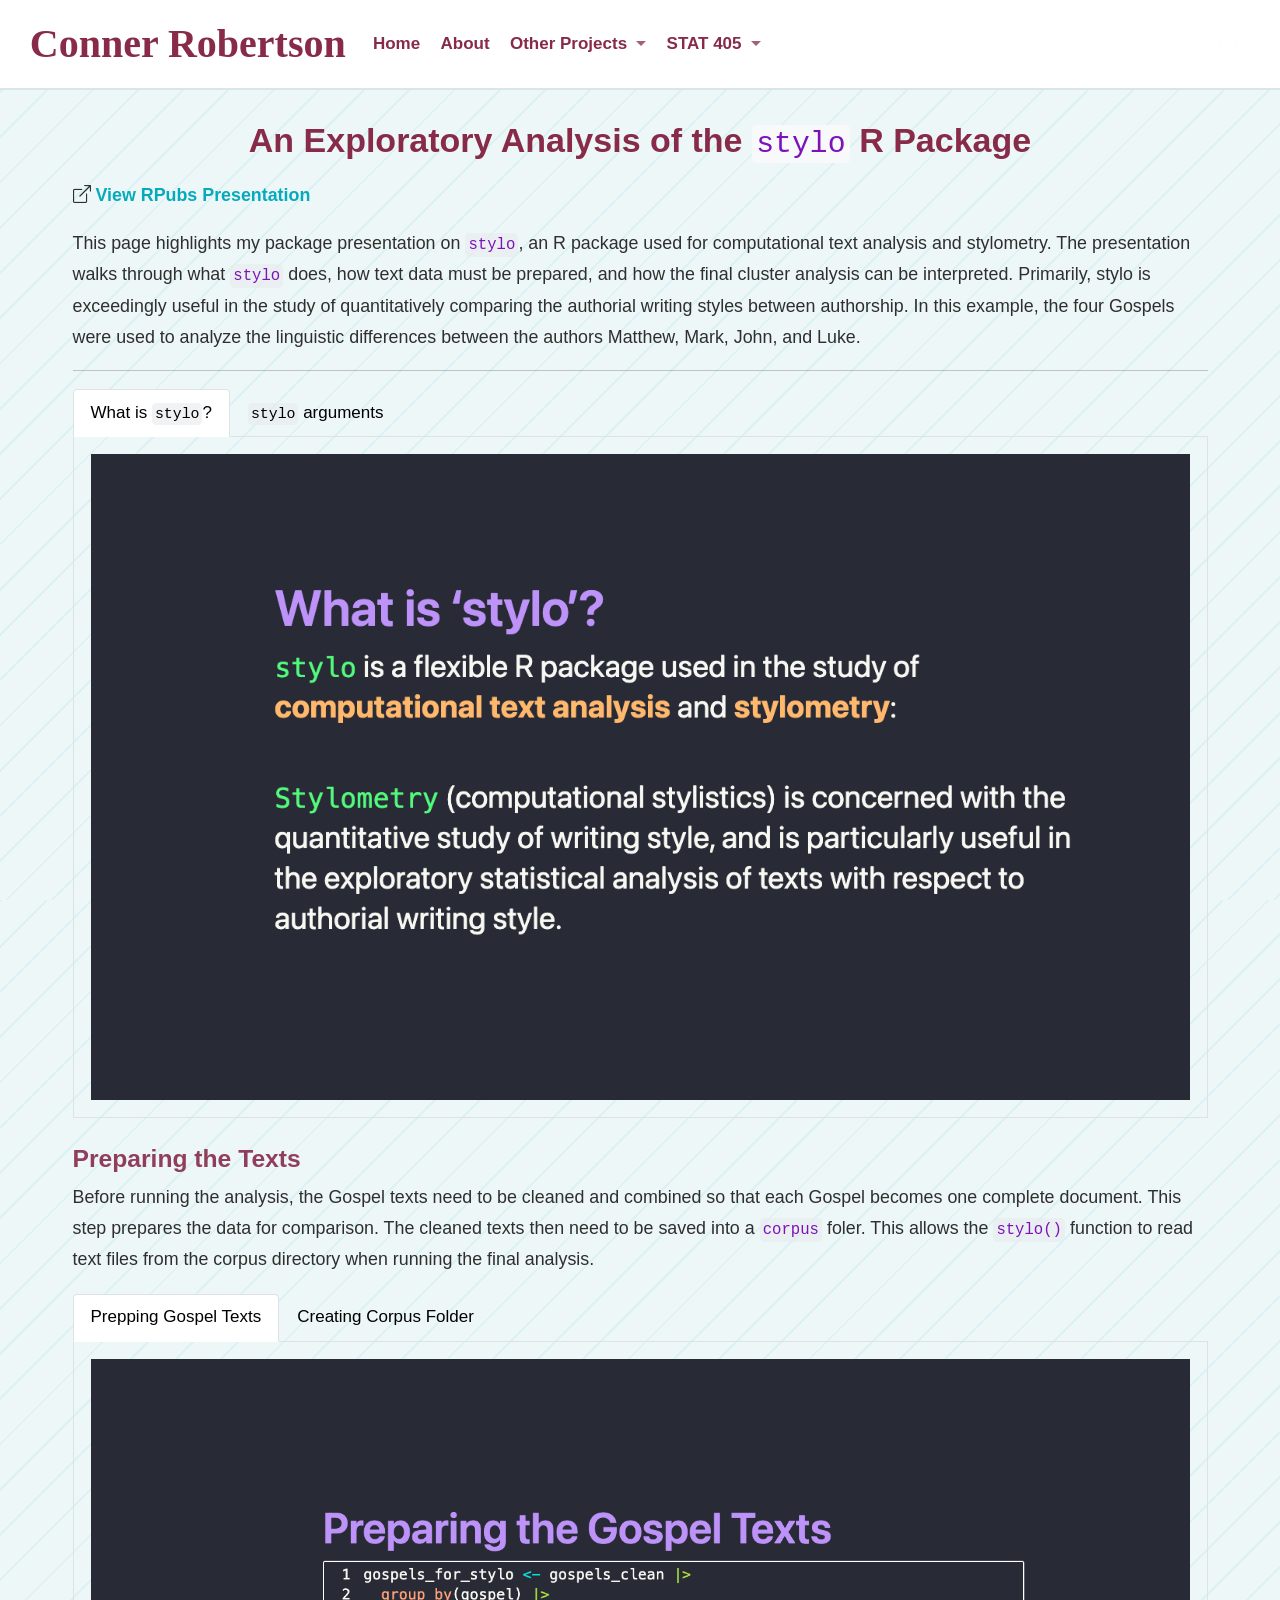
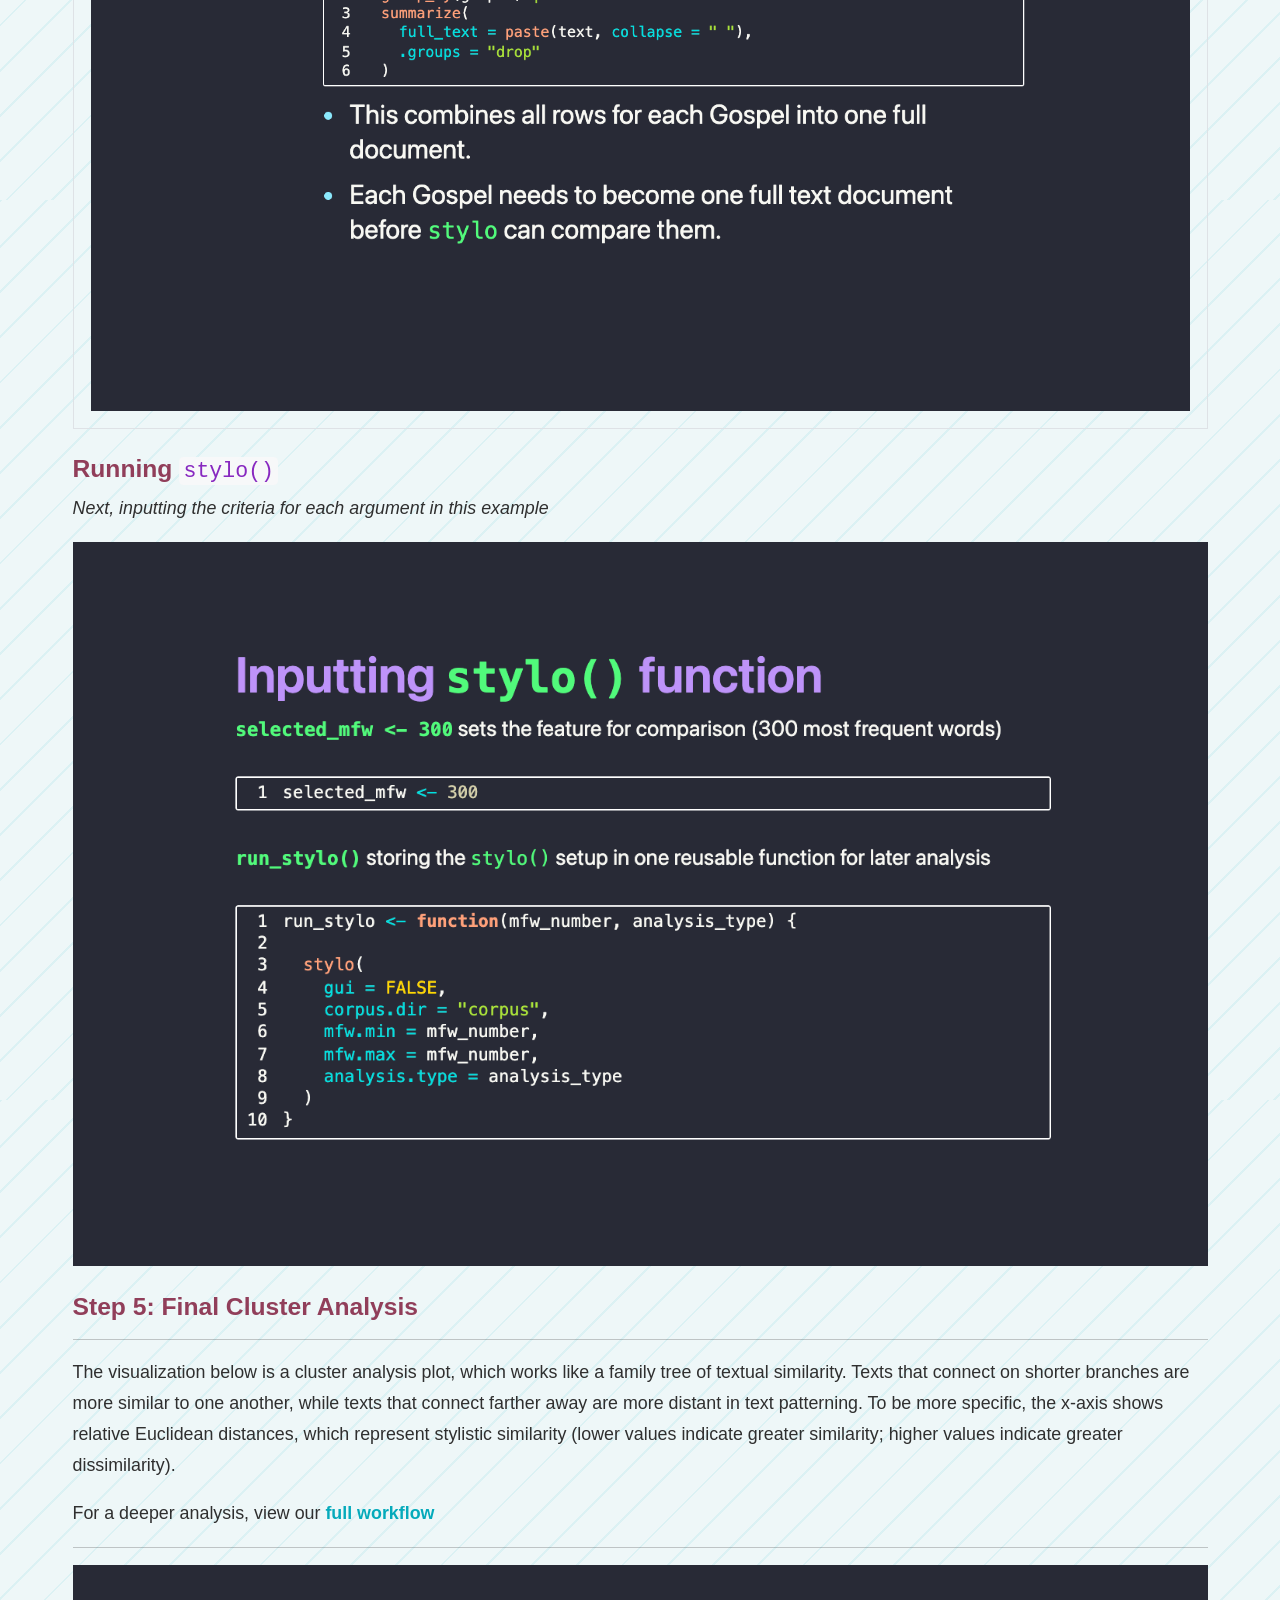
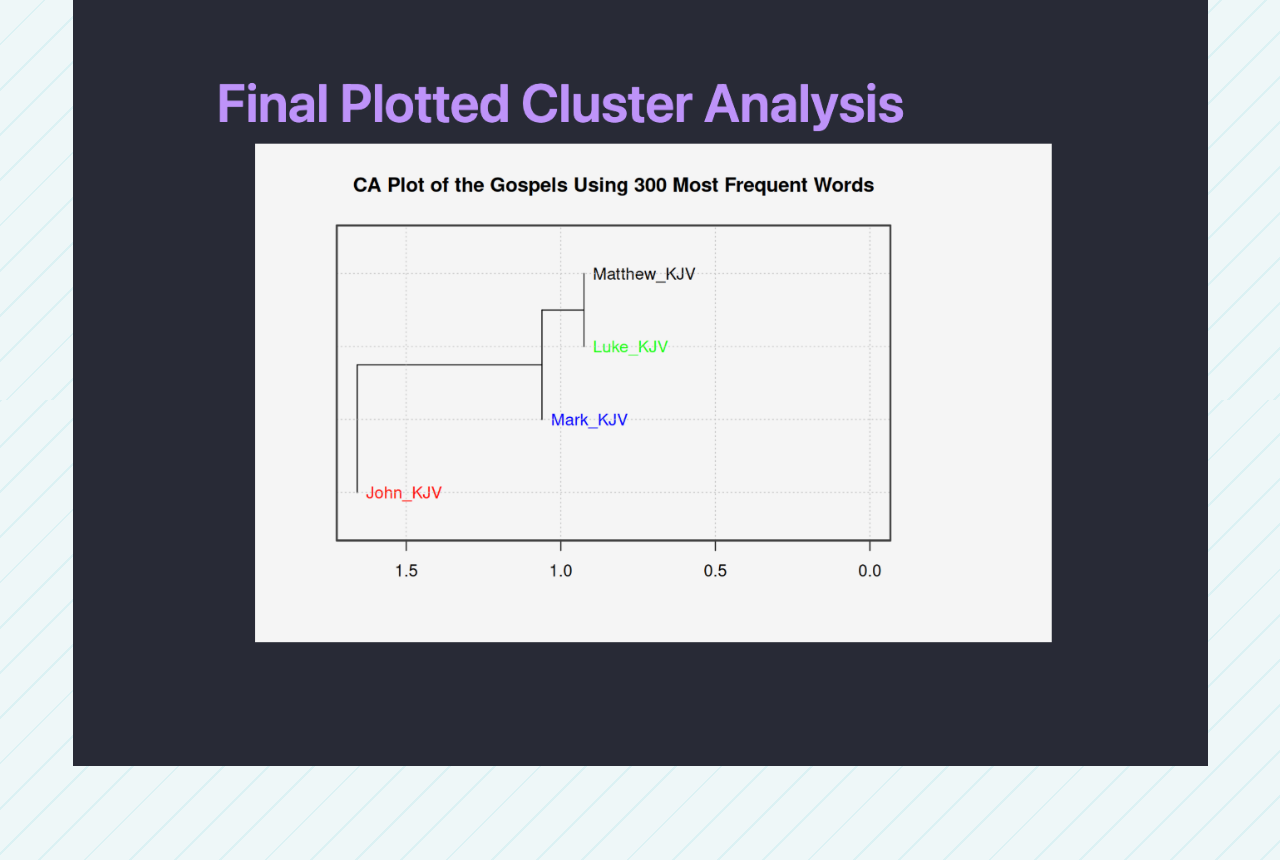
<file: docs/stylo.html>
<!DOCTYPE html>
<html xmlns="http://www.w3.org/1999/xhtml" lang="en" xml:lang="en"><head>

<meta charset="utf-8">
<meta name="generator" content="quarto-1.8.27">

<meta name="viewport" content="width=device-width, initial-scale=1.0, user-scalable=yes">


<title>An Exploratory Analysis of the stylo R Package – Conner Robertson</title>
<style>
code{white-space: pre-wrap;}
span.smallcaps{font-variant: small-caps;}
div.columns{display: flex; gap: min(4vw, 1.5em);}
div.column{flex: auto; overflow-x: auto;}
div.hanging-indent{margin-left: 1.5em; text-indent: -1.5em;}
ul.task-list{list-style: none;}
ul.task-list li input[type="checkbox"] {
  width: 0.8em;
  margin: 0 0.8em 0.2em -1em; /* quarto-specific, see https://github.com/quarto-dev/quarto-cli/issues/4556 */ 
  vertical-align: middle;
}
</style>


<script src="site_libs/quarto-nav/quarto-nav.js"></script>
<script src="site_libs/quarto-nav/headroom.min.js"></script>
<script src="site_libs/clipboard/clipboard.min.js"></script>
<script src="site_libs/quarto-search/autocomplete.umd.js"></script>
<script src="site_libs/quarto-search/fuse.min.js"></script>
<script src="site_libs/quarto-search/quarto-search.js"></script>
<meta name="quarto:offset" content="./">
<script src="site_libs/quarto-html/quarto.js" type="module"></script>
<script src="site_libs/quarto-html/tabsets/tabsets.js" type="module"></script>
<script src="site_libs/quarto-html/axe/axe-check.js" type="module"></script>
<script src="site_libs/quarto-html/popper.min.js"></script>
<script src="site_libs/quarto-html/tippy.umd.min.js"></script>
<script src="site_libs/quarto-html/anchor.min.js"></script>
<link href="site_libs/quarto-html/tippy.css" rel="stylesheet">
<link href="site_libs/quarto-html/quarto-syntax-highlighting-ed96de9b727972fe78a7b5d16c58bf87.css" rel="stylesheet" id="quarto-text-highlighting-styles">
<script src="site_libs/bootstrap/bootstrap.min.js"></script>
<link href="site_libs/bootstrap/bootstrap-icons.css" rel="stylesheet">
<link href="site_libs/bootstrap/bootstrap-82bd6119df2bf4ab524fef438a105040.min.css" rel="stylesheet" append-hash="true" id="quarto-bootstrap" data-mode="light">
<script id="quarto-search-options" type="application/json">{
  "location": "navbar",
  "copy-button": false,
  "collapse-after": 3,
  "panel-placement": "end",
  "type": "overlay",
  "limit": 50,
  "keyboard-shortcut": [
    "f",
    "/",
    "s"
  ],
  "show-item-context": false,
  "language": {
    "search-no-results-text": "No results",
    "search-matching-documents-text": "matching documents",
    "search-copy-link-title": "Copy link to search",
    "search-hide-matches-text": "Hide additional matches",
    "search-more-match-text": "more match in this document",
    "search-more-matches-text": "more matches in this document",
    "search-clear-button-title": "Clear",
    "search-text-placeholder": "",
    "search-detached-cancel-button-title": "Cancel",
    "search-submit-button-title": "Submit",
    "search-label": "Search"
  }
}</script>


<link rel="stylesheet" href="styles.css">
</head>

<body class="nav-fixed quarto-light">

<div id="quarto-search-results"></div>
  <header id="quarto-header" class="headroom fixed-top">
    <nav class="navbar navbar-expand-lg " data-bs-theme="dark">
      <div class="navbar-container container-fluid">
      <div class="navbar-brand-container mx-auto">
    <a class="navbar-brand" href="./index.html">
    <span class="navbar-title">Conner Robertson</span>
    </a>
  </div>
            <div id="quarto-search" class="" title="Search"></div>
          <button class="navbar-toggler" type="button" data-bs-toggle="collapse" data-bs-target="#navbarCollapse" aria-controls="navbarCollapse" role="menu" aria-expanded="false" aria-label="Toggle navigation" onclick="if (window.quartoToggleHeadroom) { window.quartoToggleHeadroom(); }">
  <span class="navbar-toggler-icon"></span>
</button>
          <div class="collapse navbar-collapse" id="navbarCollapse">
            <ul class="navbar-nav navbar-nav-scroll me-auto">
  <li class="nav-item">
    <a class="nav-link" href="./index.html"> 
<span class="menu-text">Home</span></a>
  </li>  
  <li class="nav-item">
    <a class="nav-link" href="./about.html"> 
<span class="menu-text">About</span></a>
  </li>  
  <li class="nav-item dropdown ">
    <a class="nav-link dropdown-toggle" href="#" id="nav-menu-other-projects" role="link" data-bs-toggle="dropdown" aria-expanded="false">
 <span class="menu-text">Other Projects</span>
    </a>
    <ul class="dropdown-menu" aria-labelledby="nav-menu-other-projects">    
        <li>
    <a class="dropdown-item" href="./tr_project.html">
 <span class="dropdown-text">Timber Rattlers Practicum</span></a>
  </li>  
        <li>
    <a class="dropdown-item" href="./bus_model.html">
 <span class="dropdown-text">Business &amp; Entrepreneurship UPI Model</span></a>
  </li>  
    </ul>
  </li>
  <li class="nav-item dropdown ">
    <a class="nav-link dropdown-toggle" href="#" id="nav-menu-stat-405" role="link" data-bs-toggle="dropdown" aria-expanded="false">
 <span class="menu-text">STAT 405</span>
    </a>
    <ul class="dropdown-menu" aria-labelledby="nav-menu-stat-405">    
        <li>
    <a class="dropdown-item" href="./sql_project.html">
 <span class="dropdown-text">SQL Database Creation</span></a>
  </li>  
        <li>
    <a class="dropdown-item" href="./text_analysis.html">
 <span class="dropdown-text">Textual Analysis of the Four Gospels</span></a>
  </li>  
        <li>
    <a class="dropdown-item" href="./package.html">
 <span class="dropdown-text">Webgem Package</span></a>
  </li>  
        <li>
    <a class="dropdown-item" href="./poster.html">
 <span class="dropdown-text">KFYO Poster Project</span></a>
  </li>  
        <li>
    <a class="dropdown-item" href="./stylo.html">
 <span class="dropdown-text">Sylo Package Analysis</span></a>
  </li>  
    </ul>
  </li>
</ul>
          </div> <!-- /navcollapse -->
            <div class="quarto-navbar-tools">
</div>
      </div> <!-- /container-fluid -->
    </nav>
</header>
<!-- content -->
<div id="quarto-content" class="quarto-container page-columns page-rows-contents page-layout-full page-navbar">
<!-- sidebar -->
<!-- margin-sidebar -->
    
<!-- main -->
<main class="content column-page" id="quarto-document-content">

<header id="title-block-header" class="quarto-title-block default">
<div class="quarto-title">
<h1 class="title">An Exploratory Analysis of the <code>stylo</code> R Package</h1>
</div>



<div class="quarto-title-meta column-page">

    
  
    
  </div>
  


</header>


<p><i class="bi bi-box-arrow-up-right"></i> <a href="http://rpubs.com/connerrob24/1431864">View RPubs Presentation</a></p>
<div class="presentation-intro">
<p>This page highlights my package presentation on <code>stylo</code>, an R package used for computational text analysis and stylometry. The presentation walks through what <code>stylo</code> does, how text data must be prepared, and how the final cluster analysis can be interpreted. Primarily, stylo is exceedingly useful in the study of quantitatively comparing the authorial writing styles between authorship. In this example, the four Gospels were used to analyze the linguistic differences between the authors Matthew, Mark, John, and Luke.</p>
</div>
<hr>
<div class="tabset-margin-container"></div><div class="panel-tabset">
<ul class="nav nav-tabs" role="tablist"><li class="nav-item" role="presentation"><a class="nav-link active" id="tabset-1-1-tab" data-bs-toggle="tab" data-bs-target="#tabset-1-1" role="tab" aria-controls="tabset-1-1" aria-selected="true" href="">What is <code>stylo</code>?</a></li><li class="nav-item" role="presentation"><a class="nav-link" id="tabset-1-2-tab" data-bs-toggle="tab" data-bs-target="#tabset-1-2" role="tab" aria-controls="tabset-1-2" aria-selected="false" href=""><code>stylo</code> arguments</a></li></ul>
<div class="tab-content">
<div id="tabset-1-1" class="tab-pane active" role="tabpanel" aria-labelledby="tabset-1-1-tab">
<p><img src="images/stylo_intro.png" class="img-fluid"></p>
</div>
<div id="tabset-1-2" class="tab-pane" role="tabpanel" aria-labelledby="tabset-1-2-tab">
<p><img src="images/stylo_arguments.png" class="img-fluid"></p>
</div>
</div>
</div>
<section id="preparing-the-texts" class="level3 slide-text">
<h3 class="anchored" data-anchor-id="preparing-the-texts">Preparing the Texts</h3>
<p>Before running the analysis, the Gospel texts need to be cleaned and combined so that each Gospel becomes one complete document. This step prepares the data for comparison. The cleaned texts then need to be saved into a <code>corpus</code> foler. This allows the <code>stylo()</code> function to read text files from the corpus directory when running the final analysis.</p>
</section>
<div class="tabset-margin-container"></div><div class="panel-tabset">
<ul class="nav nav-tabs" role="tablist"><li class="nav-item" role="presentation"><a class="nav-link active" id="tabset-2-1-tab" data-bs-toggle="tab" data-bs-target="#tabset-2-1" role="tab" aria-controls="tabset-2-1" aria-selected="true" href="">Prepping Gospel Texts</a></li><li class="nav-item" role="presentation"><a class="nav-link" id="tabset-2-2-tab" data-bs-toggle="tab" data-bs-target="#tabset-2-2" role="tab" aria-controls="tabset-2-2" aria-selected="false" href="">Creating Corpus Folder</a></li></ul>
<div class="tab-content">
<div id="tabset-2-1" class="tab-pane active" role="tabpanel" aria-labelledby="tabset-2-1-tab">
<p><img src="images/stylo_prep.png" class="img-fluid"></p>
</div>
<div id="tabset-2-2" class="tab-pane" role="tabpanel" aria-labelledby="tabset-2-2-tab">
<p><img src="images/stylo_corpus.png" class="img-fluid"></p>
</div>
</div>
</div>
<section id="running-stylo" class="level3 slide-text">
<h3 class="anchored" data-anchor-id="running-stylo">Running <code>stylo()</code></h3>
<p><em>Next, inputting the criteria for each argument in this example</em></p>
</section>
<div class="slide-showcase">
<div class="slide-image">
<p><img src="images/stylo_run.png" class="img-fluid"></p>
</div>
<section id="step-5-final-cluster-analysis" class="level3 slide-text">
<h3 class="anchored" data-anchor-id="step-5-final-cluster-analysis">Step 5: Final Cluster Analysis</h3>
<hr>
<p>The visualization below is a cluster analysis plot, which works like a family tree of textual similarity. Texts that connect on shorter branches are more similar to one another, while texts that connect farther away are more distant in text patterning. To be more specific, the x-axis shows relative Euclidean distances, which represent stylistic similarity (lower values indicate greater similarity; higher values indicate greater dissimilarity).</p>
<p>For a deeper analysis, view our <a href="https://drive.google.com/file/d/1N7kFC9q3tKnOqyLSO3LXhZtbjc_K8R5H/view?usp=sharing">full workflow</a></p>
<hr>
<p><img src="images/stylo_cluster.png" class="img-fluid"></p>
</section>
</div>



</main> <!-- /main -->
<script id="quarto-html-after-body" type="application/javascript">
  window.document.addEventListener("DOMContentLoaded", function (event) {
    const icon = "";
    const anchorJS = new window.AnchorJS();
    anchorJS.options = {
      placement: 'right',
      icon: icon
    };
    anchorJS.add('.anchored');
    const isCodeAnnotation = (el) => {
      for (const clz of el.classList) {
        if (clz.startsWith('code-annotation-')) {                     
          return true;
        }
      }
      return false;
    }
    const onCopySuccess = function(e) {
      // button target
      const button = e.trigger;
      // don't keep focus
      button.blur();
      // flash "checked"
      button.classList.add('code-copy-button-checked');
      var currentTitle = button.getAttribute("title");
      button.setAttribute("title", "Copied!");
      let tooltip;
      if (window.bootstrap) {
        button.setAttribute("data-bs-toggle", "tooltip");
        button.setAttribute("data-bs-placement", "left");
        button.setAttribute("data-bs-title", "Copied!");
        tooltip = new bootstrap.Tooltip(button, 
          { trigger: "manual", 
            customClass: "code-copy-button-tooltip",
            offset: [0, -8]});
        tooltip.show();    
      }
      setTimeout(function() {
        if (tooltip) {
          tooltip.hide();
          button.removeAttribute("data-bs-title");
          button.removeAttribute("data-bs-toggle");
          button.removeAttribute("data-bs-placement");
        }
        button.setAttribute("title", currentTitle);
        button.classList.remove('code-copy-button-checked');
      }, 1000);
      // clear code selection
      e.clearSelection();
    }
    const getTextToCopy = function(trigger) {
      const outerScaffold = trigger.parentElement.cloneNode(true);
      const codeEl = outerScaffold.querySelector('code');
      for (const childEl of codeEl.children) {
        if (isCodeAnnotation(childEl)) {
          childEl.remove();
        }
      }
      return codeEl.innerText;
    }
    const clipboard = new window.ClipboardJS('.code-copy-button:not([data-in-quarto-modal])', {
      text: getTextToCopy
    });
    clipboard.on('success', onCopySuccess);
    if (window.document.getElementById('quarto-embedded-source-code-modal')) {
      const clipboardModal = new window.ClipboardJS('.code-copy-button[data-in-quarto-modal]', {
        text: getTextToCopy,
        container: window.document.getElementById('quarto-embedded-source-code-modal')
      });
      clipboardModal.on('success', onCopySuccess);
    }
      var localhostRegex = new RegExp(/^(?:http|https):\/\/localhost\:?[0-9]*\//);
      var mailtoRegex = new RegExp(/^mailto:/);
        var filterRegex = new RegExp('/' + window.location.host + '/');
      var isInternal = (href) => {
          return filterRegex.test(href) || localhostRegex.test(href) || mailtoRegex.test(href);
      }
      // Inspect non-navigation links and adorn them if external
     var links = window.document.querySelectorAll('a[href]:not(.nav-link):not(.navbar-brand):not(.toc-action):not(.sidebar-link):not(.sidebar-item-toggle):not(.pagination-link):not(.no-external):not([aria-hidden]):not(.dropdown-item):not(.quarto-navigation-tool):not(.about-link)');
      for (var i=0; i<links.length; i++) {
        const link = links[i];
        if (!isInternal(link.href)) {
          // undo the damage that might have been done by quarto-nav.js in the case of
          // links that we want to consider external
          if (link.dataset.originalHref !== undefined) {
            link.href = link.dataset.originalHref;
          }
        }
      }
    function tippyHover(el, contentFn, onTriggerFn, onUntriggerFn) {
      const config = {
        allowHTML: true,
        maxWidth: 500,
        delay: 100,
        arrow: false,
        appendTo: function(el) {
            return el.parentElement;
        },
        interactive: true,
        interactiveBorder: 10,
        theme: 'quarto',
        placement: 'bottom-start',
      };
      if (contentFn) {
        config.content = contentFn;
      }
      if (onTriggerFn) {
        config.onTrigger = onTriggerFn;
      }
      if (onUntriggerFn) {
        config.onUntrigger = onUntriggerFn;
      }
      window.tippy(el, config); 
    }
    const noterefs = window.document.querySelectorAll('a[role="doc-noteref"]');
    for (var i=0; i<noterefs.length; i++) {
      const ref = noterefs[i];
      tippyHover(ref, function() {
        // use id or data attribute instead here
        let href = ref.getAttribute('data-footnote-href') || ref.getAttribute('href');
        try { href = new URL(href).hash; } catch {}
        const id = href.replace(/^#\/?/, "");
        const note = window.document.getElementById(id);
        if (note) {
          return note.innerHTML;
        } else {
          return "";
        }
      });
    }
    const xrefs = window.document.querySelectorAll('a.quarto-xref');
    const processXRef = (id, note) => {
      // Strip column container classes
      const stripColumnClz = (el) => {
        el.classList.remove("page-full", "page-columns");
        if (el.children) {
          for (const child of el.children) {
            stripColumnClz(child);
          }
        }
      }
      stripColumnClz(note)
      if (id === null || id.startsWith('sec-')) {
        // Special case sections, only their first couple elements
        const container = document.createElement("div");
        if (note.children && note.children.length > 2) {
          container.appendChild(note.children[0].cloneNode(true));
          for (let i = 1; i < note.children.length; i++) {
            const child = note.children[i];
            if (child.tagName === "P" && child.innerText === "") {
              continue;
            } else {
              container.appendChild(child.cloneNode(true));
              break;
            }
          }
          if (window.Quarto?.typesetMath) {
            window.Quarto.typesetMath(container);
          }
          return container.innerHTML
        } else {
          if (window.Quarto?.typesetMath) {
            window.Quarto.typesetMath(note);
          }
          return note.innerHTML;
        }
      } else {
        // Remove any anchor links if they are present
        const anchorLink = note.querySelector('a.anchorjs-link');
        if (anchorLink) {
          anchorLink.remove();
        }
        if (window.Quarto?.typesetMath) {
          window.Quarto.typesetMath(note);
        }
        if (note.classList.contains("callout")) {
          return note.outerHTML;
        } else {
          return note.innerHTML;
        }
      }
    }
    for (var i=0; i<xrefs.length; i++) {
      const xref = xrefs[i];
      tippyHover(xref, undefined, function(instance) {
        instance.disable();
        let url = xref.getAttribute('href');
        let hash = undefined; 
        if (url.startsWith('#')) {
          hash = url;
        } else {
          try { hash = new URL(url).hash; } catch {}
        }
        if (hash) {
          const id = hash.replace(/^#\/?/, "");
          const note = window.document.getElementById(id);
          if (note !== null) {
            try {
              const html = processXRef(id, note.cloneNode(true));
              instance.setContent(html);
            } finally {
              instance.enable();
              instance.show();
            }
          } else {
            // See if we can fetch this
            fetch(url.split('#')[0])
            .then(res => res.text())
            .then(html => {
              const parser = new DOMParser();
              const htmlDoc = parser.parseFromString(html, "text/html");
              const note = htmlDoc.getElementById(id);
              if (note !== null) {
                const html = processXRef(id, note);
                instance.setContent(html);
              } 
            }).finally(() => {
              instance.enable();
              instance.show();
            });
          }
        } else {
          // See if we can fetch a full url (with no hash to target)
          // This is a special case and we should probably do some content thinning / targeting
          fetch(url)
          .then(res => res.text())
          .then(html => {
            const parser = new DOMParser();
            const htmlDoc = parser.parseFromString(html, "text/html");
            const note = htmlDoc.querySelector('main.content');
            if (note !== null) {
              // This should only happen for chapter cross references
              // (since there is no id in the URL)
              // remove the first header
              if (note.children.length > 0 && note.children[0].tagName === "HEADER") {
                note.children[0].remove();
              }
              const html = processXRef(null, note);
              instance.setContent(html);
            } 
          }).finally(() => {
            instance.enable();
            instance.show();
          });
        }
      }, function(instance) {
      });
    }
        let selectedAnnoteEl;
        const selectorForAnnotation = ( cell, annotation) => {
          let cellAttr = 'data-code-cell="' + cell + '"';
          let lineAttr = 'data-code-annotation="' +  annotation + '"';
          const selector = 'span[' + cellAttr + '][' + lineAttr + ']';
          return selector;
        }
        const selectCodeLines = (annoteEl) => {
          const doc = window.document;
          const targetCell = annoteEl.getAttribute("data-target-cell");
          const targetAnnotation = annoteEl.getAttribute("data-target-annotation");
          const annoteSpan = window.document.querySelector(selectorForAnnotation(targetCell, targetAnnotation));
          const lines = annoteSpan.getAttribute("data-code-lines").split(",");
          const lineIds = lines.map((line) => {
            return targetCell + "-" + line;
          })
          let top = null;
          let height = null;
          let parent = null;
          if (lineIds.length > 0) {
              //compute the position of the single el (top and bottom and make a div)
              const el = window.document.getElementById(lineIds[0]);
              top = el.offsetTop;
              height = el.offsetHeight;
              parent = el.parentElement.parentElement;
            if (lineIds.length > 1) {
              const lastEl = window.document.getElementById(lineIds[lineIds.length - 1]);
              const bottom = lastEl.offsetTop + lastEl.offsetHeight;
              height = bottom - top;
            }
            if (top !== null && height !== null && parent !== null) {
              // cook up a div (if necessary) and position it 
              let div = window.document.getElementById("code-annotation-line-highlight");
              if (div === null) {
                div = window.document.createElement("div");
                div.setAttribute("id", "code-annotation-line-highlight");
                div.style.position = 'absolute';
                parent.appendChild(div);
              }
              div.style.top = top - 2 + "px";
              div.style.height = height + 4 + "px";
              div.style.left = 0;
              let gutterDiv = window.document.getElementById("code-annotation-line-highlight-gutter");
              if (gutterDiv === null) {
                gutterDiv = window.document.createElement("div");
                gutterDiv.setAttribute("id", "code-annotation-line-highlight-gutter");
                gutterDiv.style.position = 'absolute';
                const codeCell = window.document.getElementById(targetCell);
                const gutter = codeCell.querySelector('.code-annotation-gutter');
                gutter.appendChild(gutterDiv);
              }
              gutterDiv.style.top = top - 2 + "px";
              gutterDiv.style.height = height + 4 + "px";
            }
            selectedAnnoteEl = annoteEl;
          }
        };
        const unselectCodeLines = () => {
          const elementsIds = ["code-annotation-line-highlight", "code-annotation-line-highlight-gutter"];
          elementsIds.forEach((elId) => {
            const div = window.document.getElementById(elId);
            if (div) {
              div.remove();
            }
          });
          selectedAnnoteEl = undefined;
        };
          // Handle positioning of the toggle
      window.addEventListener(
        "resize",
        throttle(() => {
          elRect = undefined;
          if (selectedAnnoteEl) {
            selectCodeLines(selectedAnnoteEl);
          }
        }, 10)
      );
      function throttle(fn, ms) {
      let throttle = false;
      let timer;
        return (...args) => {
          if(!throttle) { // first call gets through
              fn.apply(this, args);
              throttle = true;
          } else { // all the others get throttled
              if(timer) clearTimeout(timer); // cancel #2
              timer = setTimeout(() => {
                fn.apply(this, args);
                timer = throttle = false;
              }, ms);
          }
        };
      }
        // Attach click handler to the DT
        const annoteDls = window.document.querySelectorAll('dt[data-target-cell]');
        for (const annoteDlNode of annoteDls) {
          annoteDlNode.addEventListener('click', (event) => {
            const clickedEl = event.target;
            if (clickedEl !== selectedAnnoteEl) {
              unselectCodeLines();
              const activeEl = window.document.querySelector('dt[data-target-cell].code-annotation-active');
              if (activeEl) {
                activeEl.classList.remove('code-annotation-active');
              }
              selectCodeLines(clickedEl);
              clickedEl.classList.add('code-annotation-active');
            } else {
              // Unselect the line
              unselectCodeLines();
              clickedEl.classList.remove('code-annotation-active');
            }
          });
        }
    const findCites = (el) => {
      const parentEl = el.parentElement;
      if (parentEl) {
        const cites = parentEl.dataset.cites;
        if (cites) {
          return {
            el,
            cites: cites.split(' ')
          };
        } else {
          return findCites(el.parentElement)
        }
      } else {
        return undefined;
      }
    };
    var bibliorefs = window.document.querySelectorAll('a[role="doc-biblioref"]');
    for (var i=0; i<bibliorefs.length; i++) {
      const ref = bibliorefs[i];
      const citeInfo = findCites(ref);
      if (citeInfo) {
        tippyHover(citeInfo.el, function() {
          var popup = window.document.createElement('div');
          citeInfo.cites.forEach(function(cite) {
            var citeDiv = window.document.createElement('div');
            citeDiv.classList.add('hanging-indent');
            citeDiv.classList.add('csl-entry');
            var biblioDiv = window.document.getElementById('ref-' + cite);
            if (biblioDiv) {
              citeDiv.innerHTML = biblioDiv.innerHTML;
            }
            popup.appendChild(citeDiv);
          });
          return popup.innerHTML;
        });
      }
    }
  });
  </script>
</div> <!-- /content -->




</body></html>
</file>
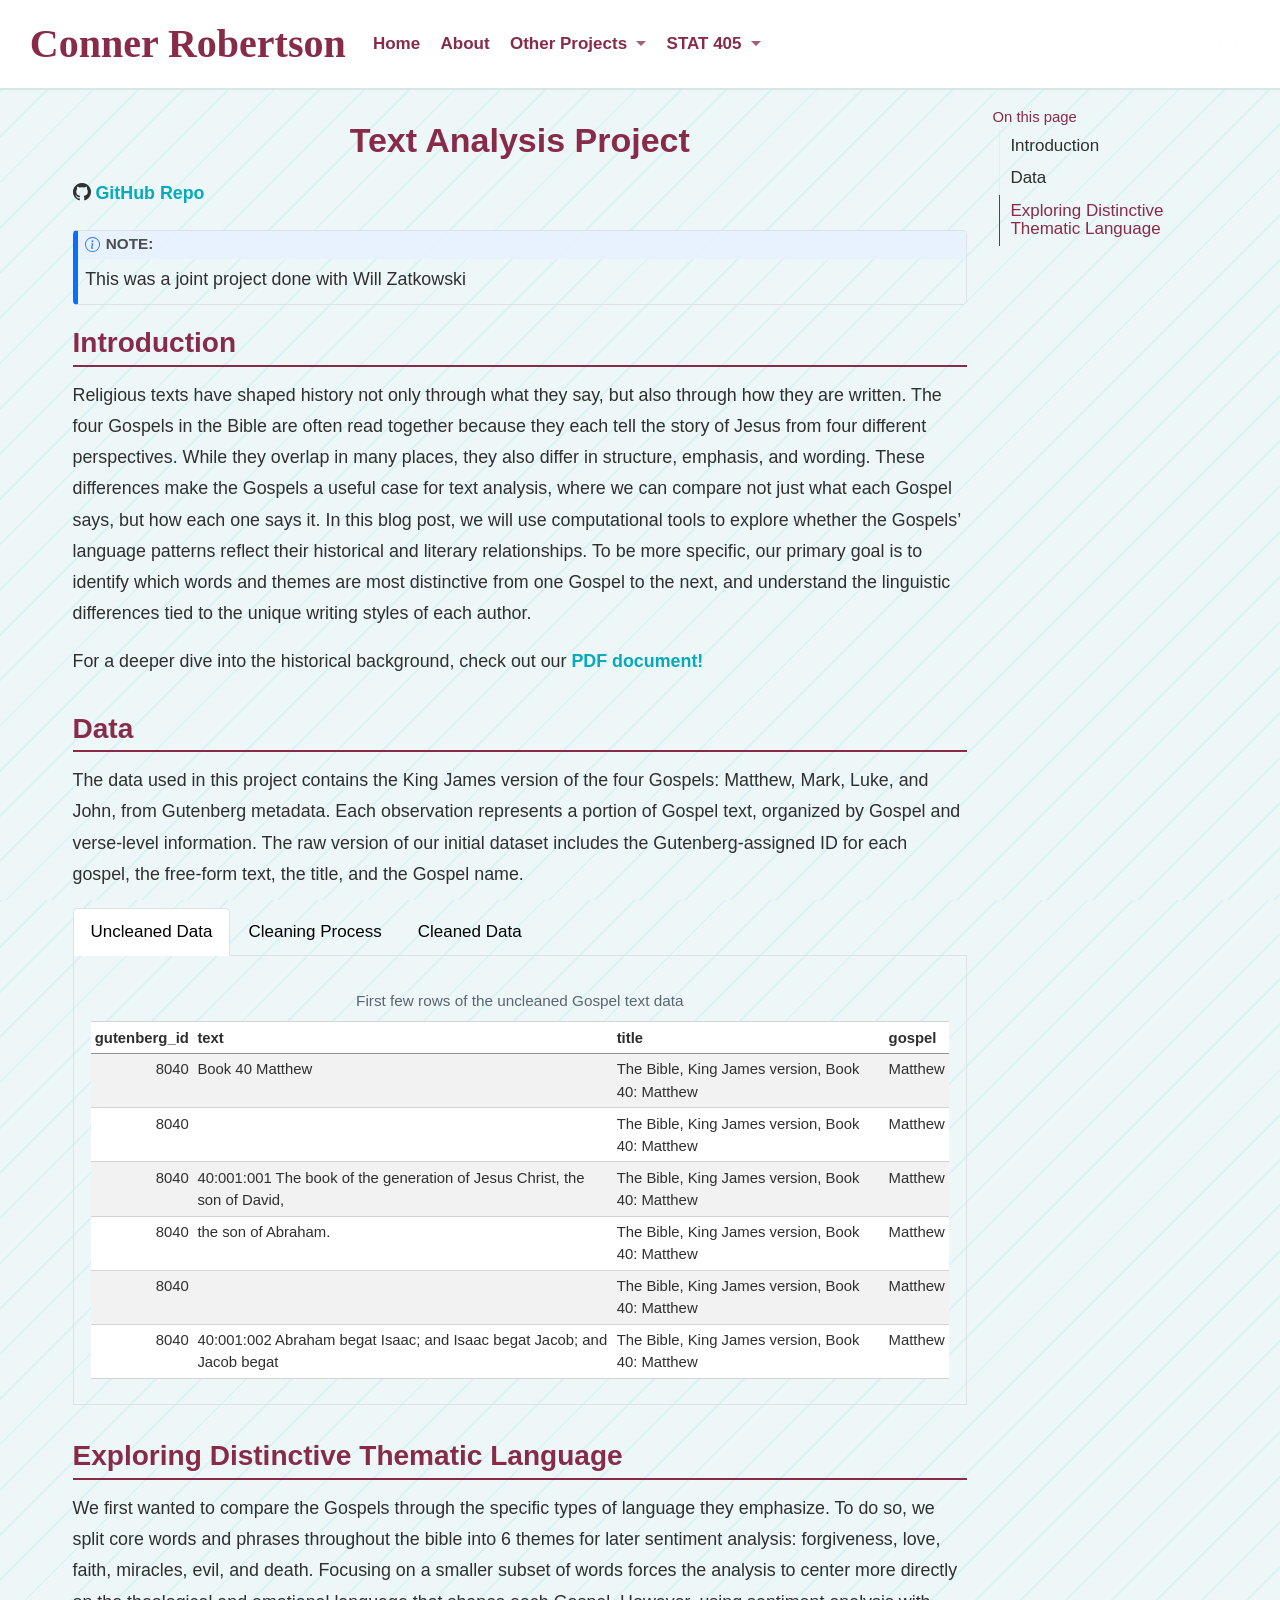
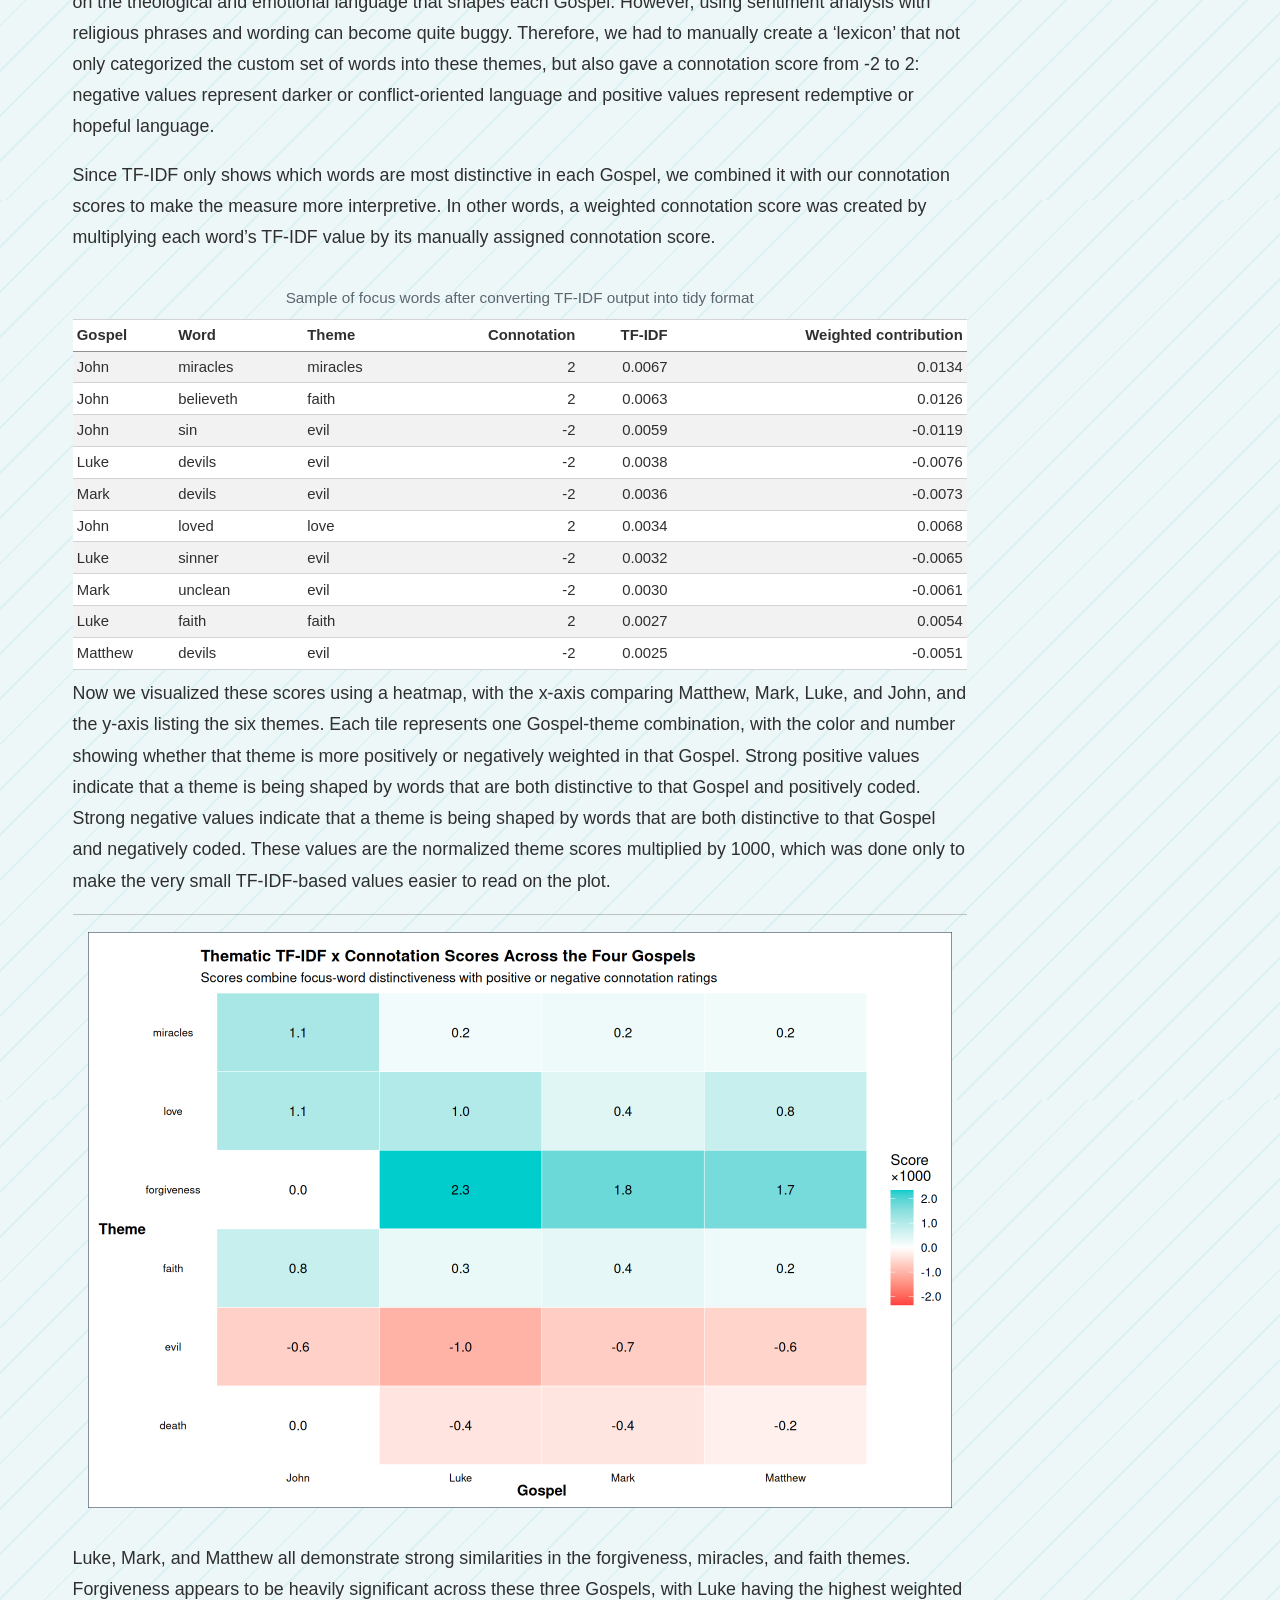
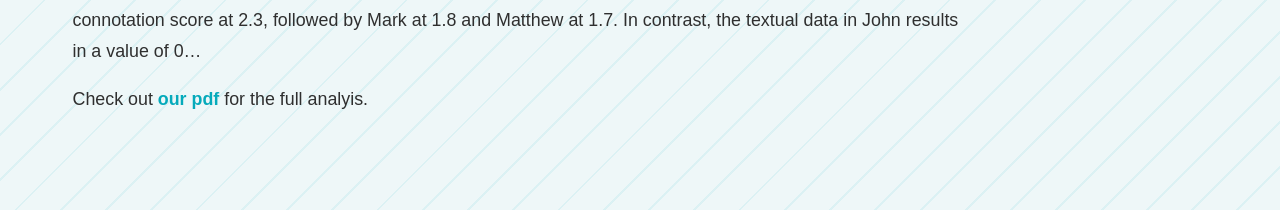
<file: docs/text_analysis.html>
<!DOCTYPE html>
<html xmlns="http://www.w3.org/1999/xhtml" lang="en" xml:lang="en"><head>

<meta charset="utf-8">
<meta name="generator" content="quarto-1.8.27">

<meta name="viewport" content="width=device-width, initial-scale=1.0, user-scalable=yes">


<title>Text Analysis Project – Conner Robertson</title>
<style>
code{white-space: pre-wrap;}
span.smallcaps{font-variant: small-caps;}
div.columns{display: flex; gap: min(4vw, 1.5em);}
div.column{flex: auto; overflow-x: auto;}
div.hanging-indent{margin-left: 1.5em; text-indent: -1.5em;}
ul.task-list{list-style: none;}
ul.task-list li input[type="checkbox"] {
  width: 0.8em;
  margin: 0 0.8em 0.2em -1em; /* quarto-specific, see https://github.com/quarto-dev/quarto-cli/issues/4556 */ 
  vertical-align: middle;
}
/* CSS for syntax highlighting */
html { -webkit-text-size-adjust: 100%; }
pre > code.sourceCode { white-space: pre; position: relative; }
pre > code.sourceCode > span { display: inline-block; line-height: 1.25; }
pre > code.sourceCode > span:empty { height: 1.2em; }
.sourceCode { overflow: visible; }
code.sourceCode > span { color: inherit; text-decoration: inherit; }
div.sourceCode { margin: 1em 0; }
pre.sourceCode { margin: 0; }
@media screen {
div.sourceCode { overflow: auto; }
}
@media print {
pre > code.sourceCode { white-space: pre-wrap; }
pre > code.sourceCode > span { text-indent: -5em; padding-left: 5em; }
}
pre.numberSource code
  { counter-reset: source-line 0; }
pre.numberSource code > span
  { position: relative; left: -4em; counter-increment: source-line; }
pre.numberSource code > span > a:first-child::before
  { content: counter(source-line);
    position: relative; left: -1em; text-align: right; vertical-align: baseline;
    border: none; display: inline-block;
    -webkit-touch-callout: none; -webkit-user-select: none;
    -khtml-user-select: none; -moz-user-select: none;
    -ms-user-select: none; user-select: none;
    padding: 0 4px; width: 4em;
  }
pre.numberSource { margin-left: 3em;  padding-left: 4px; }
div.sourceCode
  {   }
@media screen {
pre > code.sourceCode > span > a:first-child::before { text-decoration: underline; }
}
</style>


<script src="site_libs/quarto-nav/quarto-nav.js"></script>
<script src="site_libs/quarto-nav/headroom.min.js"></script>
<script src="site_libs/clipboard/clipboard.min.js"></script>
<script src="site_libs/quarto-search/autocomplete.umd.js"></script>
<script src="site_libs/quarto-search/fuse.min.js"></script>
<script src="site_libs/quarto-search/quarto-search.js"></script>
<meta name="quarto:offset" content="./">
<script src="site_libs/quarto-html/quarto.js" type="module"></script>
<script src="site_libs/quarto-html/tabsets/tabsets.js" type="module"></script>
<script src="site_libs/quarto-html/axe/axe-check.js" type="module"></script>
<script src="site_libs/quarto-html/popper.min.js"></script>
<script src="site_libs/quarto-html/tippy.umd.min.js"></script>
<script src="site_libs/quarto-html/anchor.min.js"></script>
<link href="site_libs/quarto-html/tippy.css" rel="stylesheet">
<link href="site_libs/quarto-html/quarto-syntax-highlighting-ed96de9b727972fe78a7b5d16c58bf87.css" rel="stylesheet" id="quarto-text-highlighting-styles">
<script src="site_libs/bootstrap/bootstrap.min.js"></script>
<link href="site_libs/bootstrap/bootstrap-icons.css" rel="stylesheet">
<link href="site_libs/bootstrap/bootstrap-82bd6119df2bf4ab524fef438a105040.min.css" rel="stylesheet" append-hash="true" id="quarto-bootstrap" data-mode="light">
<script id="quarto-search-options" type="application/json">{
  "location": "navbar",
  "copy-button": false,
  "collapse-after": 3,
  "panel-placement": "end",
  "type": "overlay",
  "limit": 50,
  "keyboard-shortcut": [
    "f",
    "/",
    "s"
  ],
  "show-item-context": false,
  "language": {
    "search-no-results-text": "No results",
    "search-matching-documents-text": "matching documents",
    "search-copy-link-title": "Copy link to search",
    "search-hide-matches-text": "Hide additional matches",
    "search-more-match-text": "more match in this document",
    "search-more-matches-text": "more matches in this document",
    "search-clear-button-title": "Clear",
    "search-text-placeholder": "",
    "search-detached-cancel-button-title": "Cancel",
    "search-submit-button-title": "Submit",
    "search-label": "Search"
  }
}</script>


<link rel="stylesheet" href="styles.css">
</head>

<body class="nav-fixed quarto-light">

<div id="quarto-search-results"></div>
  <header id="quarto-header" class="headroom fixed-top">
    <nav class="navbar navbar-expand-lg " data-bs-theme="dark">
      <div class="navbar-container container-fluid">
      <div class="navbar-brand-container mx-auto">
    <a class="navbar-brand" href="./index.html">
    <span class="navbar-title">Conner Robertson</span>
    </a>
  </div>
            <div id="quarto-search" class="" title="Search"></div>
          <button class="navbar-toggler" type="button" data-bs-toggle="collapse" data-bs-target="#navbarCollapse" aria-controls="navbarCollapse" role="menu" aria-expanded="false" aria-label="Toggle navigation" onclick="if (window.quartoToggleHeadroom) { window.quartoToggleHeadroom(); }">
  <span class="navbar-toggler-icon"></span>
</button>
          <div class="collapse navbar-collapse" id="navbarCollapse">
            <ul class="navbar-nav navbar-nav-scroll me-auto">
  <li class="nav-item">
    <a class="nav-link" href="./index.html"> 
<span class="menu-text">Home</span></a>
  </li>  
  <li class="nav-item">
    <a class="nav-link" href="./about.html"> 
<span class="menu-text">About</span></a>
  </li>  
  <li class="nav-item dropdown ">
    <a class="nav-link dropdown-toggle" href="#" id="nav-menu-other-projects" role="link" data-bs-toggle="dropdown" aria-expanded="false">
 <span class="menu-text">Other Projects</span>
    </a>
    <ul class="dropdown-menu" aria-labelledby="nav-menu-other-projects">    
        <li>
    <a class="dropdown-item" href="./tr_project.html">
 <span class="dropdown-text">Timber Rattlers Practicum</span></a>
  </li>  
        <li>
    <a class="dropdown-item" href="./bus_model.html">
 <span class="dropdown-text">Business &amp; Entrepreneurship UPI Model</span></a>
  </li>  
    </ul>
  </li>
  <li class="nav-item dropdown ">
    <a class="nav-link dropdown-toggle" href="#" id="nav-menu-stat-405" role="link" data-bs-toggle="dropdown" aria-expanded="false">
 <span class="menu-text">STAT 405</span>
    </a>
    <ul class="dropdown-menu" aria-labelledby="nav-menu-stat-405">    
        <li>
    <a class="dropdown-item" href="./sql_project.html">
 <span class="dropdown-text">SQL Database Creation</span></a>
  </li>  
        <li>
    <a class="dropdown-item" href="./text_analysis.html">
 <span class="dropdown-text">Textual Analysis of the Four Gospels</span></a>
  </li>  
        <li>
    <a class="dropdown-item" href="./package.html">
 <span class="dropdown-text">Webgem Package</span></a>
  </li>  
        <li>
    <a class="dropdown-item" href="./poster.html">
 <span class="dropdown-text">KFYO Poster Project</span></a>
  </li>  
        <li>
    <a class="dropdown-item" href="./stylo.html">
 <span class="dropdown-text">Sylo Package Analysis</span></a>
  </li>  
    </ul>
  </li>
</ul>
          </div> <!-- /navcollapse -->
            <div class="quarto-navbar-tools">
</div>
      </div> <!-- /container-fluid -->
    </nav>
</header>
<!-- content -->
<div id="quarto-content" class="quarto-container page-columns page-rows-contents page-layout-full page-navbar">
<!-- sidebar -->
<!-- margin-sidebar -->
    <div id="quarto-margin-sidebar" class="sidebar margin-sidebar">
        <nav id="TOC" role="doc-toc" class="toc-active">
    <h2 id="toc-title">On this page</h2>
   
  <ul>
  <li><a href="#introduction" id="toc-introduction" class="nav-link active" data-scroll-target="#introduction">Introduction</a></li>
  <li><a href="#data" id="toc-data" class="nav-link" data-scroll-target="#data">Data</a></li>
  <li><a href="#exploring-distinctive-thematic-language" id="toc-exploring-distinctive-thematic-language" class="nav-link" data-scroll-target="#exploring-distinctive-thematic-language">Exploring Distinctive Thematic Language</a></li>
  </ul>
</nav>
    </div>
<!-- main -->
<main class="content column-page-left" id="quarto-document-content">

<header id="title-block-header" class="quarto-title-block default">
<div class="quarto-title">
<h1 class="title">Text Analysis Project</h1>
</div>



<div class="quarto-title-meta column-page-left">

    
  
    
  </div>
  


</header>


<p><i class="bi bi-github"></i> <a href="https://github.com/ADC-405-S26/Project_3_TextAnalysis_Team_7" target="_blank">GitHub Repo</a></p>
<div class="callout callout-style-default callout-note callout-titled">
<div class="callout-header d-flex align-content-center">
<div class="callout-icon-container">
<i class="callout-icon"></i>
</div>
<div class="callout-title-container flex-fill">
<span class="screen-reader-only">Note</span>NOTE:
</div>
</div>
<div class="callout-body-container callout-body">
<p>This was a joint project done with Will Zatkowski</p>
</div>
</div>
<section id="introduction" class="level2">
<h2 class="anchored" data-anchor-id="introduction">Introduction</h2>
<p>Religious texts have shaped history not only through what they say, but also through how they are written. The four Gospels in the Bible are often read together because they each tell the story of Jesus from four different perspectives. While they overlap in many places, they also differ in structure, emphasis, and wording. These differences make the Gospels a useful case for text analysis, where we can compare not just what each Gospel says, but how each one says it. In this blog post, we will use computational tools to explore whether the Gospels’ language patterns reflect their historical and literary relationships. To be more specific, our primary goal is to identify which words and themes are most distinctive from one Gospel to the next, and understand the linguistic differences tied to the unique writing styles of each author.</p>
<p>For a deeper dive into the historical background, check out our <a href="https://drive.google.com/file/d/1N7kFC9q3tKnOqyLSO3LXhZtbjc_K8R5H/view?usp=sharing">PDF document!</a></p>
</section>
<section id="data" class="level2">
<h2 class="anchored" data-anchor-id="data">Data</h2>
<p>The data used in this project contains the King James version of the four Gospels: Matthew, Mark, Luke, and John, from Gutenberg metadata. Each observation represents a portion of Gospel text, organized by Gospel and verse-level information. The raw version of our initial dataset includes the Gutenberg-assigned ID for each gospel, the free-form text, the title, and the Gospel name.</p>
<div class="tabset-margin-container"></div><div class="panel-tabset">
<ul class="nav nav-tabs" role="tablist"><li class="nav-item" role="presentation"><a class="nav-link active" id="tabset-1-1-tab" data-bs-toggle="tab" data-bs-target="#tabset-1-1" role="tab" aria-controls="tabset-1-1" aria-selected="true" href="">Uncleaned Data</a></li><li class="nav-item" role="presentation"><a class="nav-link" id="tabset-1-2-tab" data-bs-toggle="tab" data-bs-target="#tabset-1-2" role="tab" aria-controls="tabset-1-2" aria-selected="false" href="">Cleaning Process</a></li><li class="nav-item" role="presentation"><a class="nav-link" id="tabset-1-3-tab" data-bs-toggle="tab" data-bs-target="#tabset-1-3" role="tab" aria-controls="tabset-1-3" aria-selected="false" href="">Cleaned Data</a></li></ul>
<div class="tab-content">
<div id="tabset-1-1" class="tab-pane active" role="tabpanel" aria-labelledby="tabset-1-1-tab">
<div class="cell">
<div class="cell-output-display">
<table class="caption-top table table-sm table-striped small">
<caption>First few rows of the uncleaned Gospel text data</caption>
<colgroup>
<col style="width: 9%">
<col style="width: 51%">
<col style="width: 33%">
<col style="width: 5%">
</colgroup>
<thead>
<tr class="header">
<th style="text-align: right;">gutenberg_id</th>
<th style="text-align: left;">text</th>
<th style="text-align: left;">title</th>
<th style="text-align: left;">gospel</th>
</tr>
</thead>
<tbody>
<tr class="odd">
<td style="text-align: right;">8040</td>
<td style="text-align: left;">Book 40 Matthew</td>
<td style="text-align: left;">The Bible, King James version, Book 40: Matthew</td>
<td style="text-align: left;">Matthew</td>
</tr>
<tr class="even">
<td style="text-align: right;">8040</td>
<td style="text-align: left;"></td>
<td style="text-align: left;">The Bible, King James version, Book 40: Matthew</td>
<td style="text-align: left;">Matthew</td>
</tr>
<tr class="odd">
<td style="text-align: right;">8040</td>
<td style="text-align: left;">40:001:001 The book of the generation of Jesus Christ, the son of David,</td>
<td style="text-align: left;">The Bible, King James version, Book 40: Matthew</td>
<td style="text-align: left;">Matthew</td>
</tr>
<tr class="even">
<td style="text-align: right;">8040</td>
<td style="text-align: left;">the son of Abraham.</td>
<td style="text-align: left;">The Bible, King James version, Book 40: Matthew</td>
<td style="text-align: left;">Matthew</td>
</tr>
<tr class="odd">
<td style="text-align: right;">8040</td>
<td style="text-align: left;"></td>
<td style="text-align: left;">The Bible, King James version, Book 40: Matthew</td>
<td style="text-align: left;">Matthew</td>
</tr>
<tr class="even">
<td style="text-align: right;">8040</td>
<td style="text-align: left;">40:001:002 Abraham begat Isaac; and Isaac begat Jacob; and Jacob begat</td>
<td style="text-align: left;">The Bible, King James version, Book 40: Matthew</td>
<td style="text-align: left;">Matthew</td>
</tr>
</tbody>
</table>
</div>
</div>
</div>
<div id="tabset-1-2" class="tab-pane" role="tabpanel" aria-labelledby="tabset-1-2-tab">
<div class="cell">
<div class="code-copy-outer-scaffold"><div class="sourceCode cell-code" id="cb1"><pre class="sourceCode r code-with-copy"><code class="sourceCode r"><span id="cb1-1"><a href="#cb1-1" aria-hidden="true" tabindex="-1"></a>gospels_clean <span class="ot">&lt;-</span> gospels_raw <span class="sc">|&gt;</span></span>
<span id="cb1-2"><a href="#cb1-2" aria-hidden="true" tabindex="-1"></a>  <span class="fu">filter</span>(text <span class="sc">!=</span> <span class="st">""</span>) <span class="sc">|&gt;</span>   <span class="co"># removing any rows where the text is now blank.</span></span>
<span id="cb1-3"><a href="#cb1-3" aria-hidden="true" tabindex="-1"></a></span>
<span id="cb1-4"><a href="#cb1-4" aria-hidden="true" tabindex="-1"></a>  <span class="co"># removing lines that begin with "book" followed by a space.</span></span>
<span id="cb1-5"><a href="#cb1-5" aria-hidden="true" tabindex="-1"></a>  <span class="co"># str_detect() checks whether a text pattern is present.</span></span>
<span id="cb1-6"><a href="#cb1-6" aria-hidden="true" tabindex="-1"></a>  <span class="fu">filter</span>(<span class="sc">!</span><span class="fu">str_detect</span>(text, <span class="fu">regex</span>(<span class="st">"^book</span><span class="sc">\\</span><span class="st">s+"</span>, <span class="at">ignore_case =</span> <span class="cn">TRUE</span>))) <span class="sc">|&gt;</span></span>
<span id="cb1-7"><a href="#cb1-7" aria-hidden="true" tabindex="-1"></a>  <span class="fu">mutate</span>(</span>
<span id="cb1-8"><a href="#cb1-8" aria-hidden="true" tabindex="-1"></a>    <span class="co"># str_replace_all() replaces every match of a pattern.</span></span>
<span id="cb1-9"><a href="#cb1-9" aria-hidden="true" tabindex="-1"></a>    <span class="co"># \\d+ - "one or more digits."</span></span>
<span id="cb1-10"><a href="#cb1-10" aria-hidden="true" tabindex="-1"></a>    <span class="co"># this removes chapter numbers, verse numbers, or labels</span></span>
<span id="cb1-11"><a href="#cb1-11" aria-hidden="true" tabindex="-1"></a>    <span class="at">text =</span> <span class="fu">str_replace_all</span>(text, <span class="st">"</span><span class="sc">\\</span><span class="st">d+"</span>, <span class="st">" "</span>),</span>
<span id="cb1-12"><a href="#cb1-12" aria-hidden="true" tabindex="-1"></a>    </span>
<span id="cb1-13"><a href="#cb1-13" aria-hidden="true" tabindex="-1"></a>    <span class="co"># removing leftover colons from the beginning of the line</span></span>
<span id="cb1-14"><a href="#cb1-14" aria-hidden="true" tabindex="-1"></a>    <span class="co"># \\s* - "zero or more spaces"</span></span>
<span id="cb1-15"><a href="#cb1-15" aria-hidden="true" tabindex="-1"></a>    <span class="co"># : - "match a colon"</span></span>
<span id="cb1-16"><a href="#cb1-16" aria-hidden="true" tabindex="-1"></a>    <span class="co"># :? - "optionally matches one more colon"</span></span>
<span id="cb1-17"><a href="#cb1-17" aria-hidden="true" tabindex="-1"></a>    <span class="co"># the "" at the end deletes the matched punctuation</span></span>
<span id="cb1-18"><a href="#cb1-18" aria-hidden="true" tabindex="-1"></a>    <span class="at">text =</span> <span class="fu">str_replace</span>(text, <span class="st">"^</span><span class="sc">\\</span><span class="st">s*:</span><span class="sc">\\</span><span class="st">s*:?</span><span class="sc">\\</span><span class="st">s*"</span>, <span class="st">""</span>), </span>
<span id="cb1-19"><a href="#cb1-19" aria-hidden="true" tabindex="-1"></a>    </span>
<span id="cb1-20"><a href="#cb1-20" aria-hidden="true" tabindex="-1"></a>    <span class="at">text =</span> <span class="fu">str_squish</span>(text) <span class="co"># str_squish() removes extra spaces from each line of text.</span></span>
<span id="cb1-21"><a href="#cb1-21" aria-hidden="true" tabindex="-1"></a>  )</span></code></pre></div><button title="Copy to Clipboard" class="code-copy-button"><i class="bi"></i></button></div>
</div>
</div>
<div id="tabset-1-3" class="tab-pane" role="tabpanel" aria-labelledby="tabset-1-3-tab">
<div class="cell">
<div class="cell-output-display">
<table class="caption-top table table-sm table-striped small">
<caption>First few rows of the cleaned Gospel text data</caption>
<colgroup>
<col style="width: 9%">
<col style="width: 47%">
<col style="width: 36%">
<col style="width: 6%">
</colgroup>
<thead>
<tr class="header">
<th style="text-align: right;">gutenberg_id</th>
<th style="text-align: left;">text</th>
<th style="text-align: left;">title</th>
<th style="text-align: left;">gospel</th>
</tr>
</thead>
<tbody>
<tr class="odd">
<td style="text-align: right;">8040</td>
<td style="text-align: left;">The book of the generation of Jesus Christ, the son of David,</td>
<td style="text-align: left;">The Bible, King James version, Book 40: Matthew</td>
<td style="text-align: left;">Matthew</td>
</tr>
<tr class="even">
<td style="text-align: right;">8040</td>
<td style="text-align: left;">the son of Abraham.</td>
<td style="text-align: left;">The Bible, King James version, Book 40: Matthew</td>
<td style="text-align: left;">Matthew</td>
</tr>
<tr class="odd">
<td style="text-align: right;">8040</td>
<td style="text-align: left;">Abraham begat Isaac; and Isaac begat Jacob; and Jacob begat</td>
<td style="text-align: left;">The Bible, King James version, Book 40: Matthew</td>
<td style="text-align: left;">Matthew</td>
</tr>
<tr class="even">
<td style="text-align: right;">8040</td>
<td style="text-align: left;">Judas and his brethren;</td>
<td style="text-align: left;">The Bible, King James version, Book 40: Matthew</td>
<td style="text-align: left;">Matthew</td>
</tr>
<tr class="odd">
<td style="text-align: right;">8040</td>
<td style="text-align: left;">And Judas begat Phares and Zara of Thamar; and Phares begat</td>
<td style="text-align: left;">The Bible, King James version, Book 40: Matthew</td>
<td style="text-align: left;">Matthew</td>
</tr>
<tr class="even">
<td style="text-align: right;">8040</td>
<td style="text-align: left;">Esrom; and Esrom begat Aram;</td>
<td style="text-align: left;">The Bible, King James version, Book 40: Matthew</td>
<td style="text-align: left;">Matthew</td>
</tr>
</tbody>
</table>
</div>
</div>
</div>
</div>
</div>
</section>
<section id="exploring-distinctive-thematic-language" class="level2">
<h2 class="anchored" data-anchor-id="exploring-distinctive-thematic-language">Exploring Distinctive Thematic Language</h2>
<p>We first wanted to compare the Gospels through the specific types of language they emphasize. To do so, we split core words and phrases throughout the bible into 6 themes for later sentiment analysis: forgiveness, love, faith, miracles, evil, and death. Focusing on a smaller subset of words forces the analysis to center more directly on the theological and emotional language that shapes each Gospel. However, using sentiment analysis with religious phrases and wording can become quite buggy. Therefore, we had to manually create a ‘lexicon’ that not only categorized the custom set of words into these themes, but also gave a connotation score from -2 to 2: negative values represent darker or conflict-oriented language and positive values represent redemptive or hopeful language.</p>
<p>Since TF-IDF only shows which words are most distinctive in each Gospel, we combined it with our connotation scores to make the measure more interpretive. In other words, a weighted connotation score was created by multiplying each word’s TF-IDF value by its manually assigned connotation score.</p>
<div class="cell">
<div class="cell-output-display">
<table class="caption-top table table-sm table-striped small">
<caption>Sample of focus words after converting TF-IDF output into tidy format</caption>
<colgroup>
<col style="width: 11%">
<col style="width: 14%">
<col style="width: 13%">
<col style="width: 17%">
<col style="width: 10%">
<col style="width: 32%">
</colgroup>
<thead>
<tr class="header">
<th style="text-align: left;">Gospel</th>
<th style="text-align: left;">Word</th>
<th style="text-align: left;">Theme</th>
<th style="text-align: right;">Connotation</th>
<th style="text-align: right;">TF-IDF</th>
<th style="text-align: right;">Weighted contribution</th>
</tr>
</thead>
<tbody>
<tr class="odd">
<td style="text-align: left;">John</td>
<td style="text-align: left;">miracles</td>
<td style="text-align: left;">miracles</td>
<td style="text-align: right;">2</td>
<td style="text-align: right;">0.0067</td>
<td style="text-align: right;">0.0134</td>
</tr>
<tr class="even">
<td style="text-align: left;">John</td>
<td style="text-align: left;">believeth</td>
<td style="text-align: left;">faith</td>
<td style="text-align: right;">2</td>
<td style="text-align: right;">0.0063</td>
<td style="text-align: right;">0.0126</td>
</tr>
<tr class="odd">
<td style="text-align: left;">John</td>
<td style="text-align: left;">sin</td>
<td style="text-align: left;">evil</td>
<td style="text-align: right;">-2</td>
<td style="text-align: right;">0.0059</td>
<td style="text-align: right;">-0.0119</td>
</tr>
<tr class="even">
<td style="text-align: left;">Luke</td>
<td style="text-align: left;">devils</td>
<td style="text-align: left;">evil</td>
<td style="text-align: right;">-2</td>
<td style="text-align: right;">0.0038</td>
<td style="text-align: right;">-0.0076</td>
</tr>
<tr class="odd">
<td style="text-align: left;">Mark</td>
<td style="text-align: left;">devils</td>
<td style="text-align: left;">evil</td>
<td style="text-align: right;">-2</td>
<td style="text-align: right;">0.0036</td>
<td style="text-align: right;">-0.0073</td>
</tr>
<tr class="even">
<td style="text-align: left;">John</td>
<td style="text-align: left;">loved</td>
<td style="text-align: left;">love</td>
<td style="text-align: right;">2</td>
<td style="text-align: right;">0.0034</td>
<td style="text-align: right;">0.0068</td>
</tr>
<tr class="odd">
<td style="text-align: left;">Luke</td>
<td style="text-align: left;">sinner</td>
<td style="text-align: left;">evil</td>
<td style="text-align: right;">-2</td>
<td style="text-align: right;">0.0032</td>
<td style="text-align: right;">-0.0065</td>
</tr>
<tr class="even">
<td style="text-align: left;">Mark</td>
<td style="text-align: left;">unclean</td>
<td style="text-align: left;">evil</td>
<td style="text-align: right;">-2</td>
<td style="text-align: right;">0.0030</td>
<td style="text-align: right;">-0.0061</td>
</tr>
<tr class="odd">
<td style="text-align: left;">Luke</td>
<td style="text-align: left;">faith</td>
<td style="text-align: left;">faith</td>
<td style="text-align: right;">2</td>
<td style="text-align: right;">0.0027</td>
<td style="text-align: right;">0.0054</td>
</tr>
<tr class="even">
<td style="text-align: left;">Matthew</td>
<td style="text-align: left;">devils</td>
<td style="text-align: left;">evil</td>
<td style="text-align: right;">-2</td>
<td style="text-align: right;">0.0025</td>
<td style="text-align: right;">-0.0051</td>
</tr>
</tbody>
</table>
</div>
</div>
<p>Now we visualized these scores using a heatmap, with the x-axis comparing Matthew, Mark, Luke, and John, and the y-axis listing the six themes. Each tile represents one Gospel-theme combination, with the color and number showing whether that theme is more positively or negatively weighted in that Gospel. Strong positive values indicate that a theme is being shaped by words that are both distinctive to that Gospel and positively coded. Strong negative values indicate that a theme is being shaped by words that are both distinctive to that Gospel and negatively coded. These values are the normalized theme scores multiplied by 1000, which was done only to make the very small TF-IDF-based values easier to read on the plot.</p>
<hr>
<div class="cell" data-layout-align="center">
<div class="cell-output-display">
<div class="quarto-figure quarto-figure-center">
<figure class="figure">
<p><img src="text_analysis_files/figure-html/unnamed-chunk-15-1.png" class="img-fluid quarto-figure quarto-figure-center figure-img" width="864"></p>
</figure>
</div>
</div>
</div>
<p>Luke, Mark, and Matthew all demonstrate strong similarities in the forgiveness, miracles, and faith themes. Forgiveness appears to be heavily significant across these three Gospels, with Luke having the highest weighted connotation score at 2.3, followed by Mark at 1.8 and Matthew at 1.7. In contrast, the textual data in John results in a value of 0…</p>
<p>Check out <a href="https://drive.google.com/file/d/1N7kFC9q3tKnOqyLSO3LXhZtbjc_K8R5H/view?usp=sharing">our pdf</a> for the full analyis.</p>


</section>

</main> <!-- /main -->
<script id="quarto-html-after-body" type="application/javascript">
  window.document.addEventListener("DOMContentLoaded", function (event) {
    const icon = "";
    const anchorJS = new window.AnchorJS();
    anchorJS.options = {
      placement: 'right',
      icon: icon
    };
    anchorJS.add('.anchored');
    const isCodeAnnotation = (el) => {
      for (const clz of el.classList) {
        if (clz.startsWith('code-annotation-')) {                     
          return true;
        }
      }
      return false;
    }
    const onCopySuccess = function(e) {
      // button target
      const button = e.trigger;
      // don't keep focus
      button.blur();
      // flash "checked"
      button.classList.add('code-copy-button-checked');
      var currentTitle = button.getAttribute("title");
      button.setAttribute("title", "Copied!");
      let tooltip;
      if (window.bootstrap) {
        button.setAttribute("data-bs-toggle", "tooltip");
        button.setAttribute("data-bs-placement", "left");
        button.setAttribute("data-bs-title", "Copied!");
        tooltip = new bootstrap.Tooltip(button, 
          { trigger: "manual", 
            customClass: "code-copy-button-tooltip",
            offset: [0, -8]});
        tooltip.show();    
      }
      setTimeout(function() {
        if (tooltip) {
          tooltip.hide();
          button.removeAttribute("data-bs-title");
          button.removeAttribute("data-bs-toggle");
          button.removeAttribute("data-bs-placement");
        }
        button.setAttribute("title", currentTitle);
        button.classList.remove('code-copy-button-checked');
      }, 1000);
      // clear code selection
      e.clearSelection();
    }
    const getTextToCopy = function(trigger) {
      const outerScaffold = trigger.parentElement.cloneNode(true);
      const codeEl = outerScaffold.querySelector('code');
      for (const childEl of codeEl.children) {
        if (isCodeAnnotation(childEl)) {
          childEl.remove();
        }
      }
      return codeEl.innerText;
    }
    const clipboard = new window.ClipboardJS('.code-copy-button:not([data-in-quarto-modal])', {
      text: getTextToCopy
    });
    clipboard.on('success', onCopySuccess);
    if (window.document.getElementById('quarto-embedded-source-code-modal')) {
      const clipboardModal = new window.ClipboardJS('.code-copy-button[data-in-quarto-modal]', {
        text: getTextToCopy,
        container: window.document.getElementById('quarto-embedded-source-code-modal')
      });
      clipboardModal.on('success', onCopySuccess);
    }
      var localhostRegex = new RegExp(/^(?:http|https):\/\/localhost\:?[0-9]*\//);
      var mailtoRegex = new RegExp(/^mailto:/);
        var filterRegex = new RegExp('/' + window.location.host + '/');
      var isInternal = (href) => {
          return filterRegex.test(href) || localhostRegex.test(href) || mailtoRegex.test(href);
      }
      // Inspect non-navigation links and adorn them if external
     var links = window.document.querySelectorAll('a[href]:not(.nav-link):not(.navbar-brand):not(.toc-action):not(.sidebar-link):not(.sidebar-item-toggle):not(.pagination-link):not(.no-external):not([aria-hidden]):not(.dropdown-item):not(.quarto-navigation-tool):not(.about-link)');
      for (var i=0; i<links.length; i++) {
        const link = links[i];
        if (!isInternal(link.href)) {
          // undo the damage that might have been done by quarto-nav.js in the case of
          // links that we want to consider external
          if (link.dataset.originalHref !== undefined) {
            link.href = link.dataset.originalHref;
          }
        }
      }
    function tippyHover(el, contentFn, onTriggerFn, onUntriggerFn) {
      const config = {
        allowHTML: true,
        maxWidth: 500,
        delay: 100,
        arrow: false,
        appendTo: function(el) {
            return el.parentElement;
        },
        interactive: true,
        interactiveBorder: 10,
        theme: 'quarto',
        placement: 'bottom-start',
      };
      if (contentFn) {
        config.content = contentFn;
      }
      if (onTriggerFn) {
        config.onTrigger = onTriggerFn;
      }
      if (onUntriggerFn) {
        config.onUntrigger = onUntriggerFn;
      }
      window.tippy(el, config); 
    }
    const noterefs = window.document.querySelectorAll('a[role="doc-noteref"]');
    for (var i=0; i<noterefs.length; i++) {
      const ref = noterefs[i];
      tippyHover(ref, function() {
        // use id or data attribute instead here
        let href = ref.getAttribute('data-footnote-href') || ref.getAttribute('href');
        try { href = new URL(href).hash; } catch {}
        const id = href.replace(/^#\/?/, "");
        const note = window.document.getElementById(id);
        if (note) {
          return note.innerHTML;
        } else {
          return "";
        }
      });
    }
    const xrefs = window.document.querySelectorAll('a.quarto-xref');
    const processXRef = (id, note) => {
      // Strip column container classes
      const stripColumnClz = (el) => {
        el.classList.remove("page-full", "page-columns");
        if (el.children) {
          for (const child of el.children) {
            stripColumnClz(child);
          }
        }
      }
      stripColumnClz(note)
      if (id === null || id.startsWith('sec-')) {
        // Special case sections, only their first couple elements
        const container = document.createElement("div");
        if (note.children && note.children.length > 2) {
          container.appendChild(note.children[0].cloneNode(true));
          for (let i = 1; i < note.children.length; i++) {
            const child = note.children[i];
            if (child.tagName === "P" && child.innerText === "") {
              continue;
            } else {
              container.appendChild(child.cloneNode(true));
              break;
            }
          }
          if (window.Quarto?.typesetMath) {
            window.Quarto.typesetMath(container);
          }
          return container.innerHTML
        } else {
          if (window.Quarto?.typesetMath) {
            window.Quarto.typesetMath(note);
          }
          return note.innerHTML;
        }
      } else {
        // Remove any anchor links if they are present
        const anchorLink = note.querySelector('a.anchorjs-link');
        if (anchorLink) {
          anchorLink.remove();
        }
        if (window.Quarto?.typesetMath) {
          window.Quarto.typesetMath(note);
        }
        if (note.classList.contains("callout")) {
          return note.outerHTML;
        } else {
          return note.innerHTML;
        }
      }
    }
    for (var i=0; i<xrefs.length; i++) {
      const xref = xrefs[i];
      tippyHover(xref, undefined, function(instance) {
        instance.disable();
        let url = xref.getAttribute('href');
        let hash = undefined; 
        if (url.startsWith('#')) {
          hash = url;
        } else {
          try { hash = new URL(url).hash; } catch {}
        }
        if (hash) {
          const id = hash.replace(/^#\/?/, "");
          const note = window.document.getElementById(id);
          if (note !== null) {
            try {
              const html = processXRef(id, note.cloneNode(true));
              instance.setContent(html);
            } finally {
              instance.enable();
              instance.show();
            }
          } else {
            // See if we can fetch this
            fetch(url.split('#')[0])
            .then(res => res.text())
            .then(html => {
              const parser = new DOMParser();
              const htmlDoc = parser.parseFromString(html, "text/html");
              const note = htmlDoc.getElementById(id);
              if (note !== null) {
                const html = processXRef(id, note);
                instance.setContent(html);
              } 
            }).finally(() => {
              instance.enable();
              instance.show();
            });
          }
        } else {
          // See if we can fetch a full url (with no hash to target)
          // This is a special case and we should probably do some content thinning / targeting
          fetch(url)
          .then(res => res.text())
          .then(html => {
            const parser = new DOMParser();
            const htmlDoc = parser.parseFromString(html, "text/html");
            const note = htmlDoc.querySelector('main.content');
            if (note !== null) {
              // This should only happen for chapter cross references
              // (since there is no id in the URL)
              // remove the first header
              if (note.children.length > 0 && note.children[0].tagName === "HEADER") {
                note.children[0].remove();
              }
              const html = processXRef(null, note);
              instance.setContent(html);
            } 
          }).finally(() => {
            instance.enable();
            instance.show();
          });
        }
      }, function(instance) {
      });
    }
        let selectedAnnoteEl;
        const selectorForAnnotation = ( cell, annotation) => {
          let cellAttr = 'data-code-cell="' + cell + '"';
          let lineAttr = 'data-code-annotation="' +  annotation + '"';
          const selector = 'span[' + cellAttr + '][' + lineAttr + ']';
          return selector;
        }
        const selectCodeLines = (annoteEl) => {
          const doc = window.document;
          const targetCell = annoteEl.getAttribute("data-target-cell");
          const targetAnnotation = annoteEl.getAttribute("data-target-annotation");
          const annoteSpan = window.document.querySelector(selectorForAnnotation(targetCell, targetAnnotation));
          const lines = annoteSpan.getAttribute("data-code-lines").split(",");
          const lineIds = lines.map((line) => {
            return targetCell + "-" + line;
          })
          let top = null;
          let height = null;
          let parent = null;
          if (lineIds.length > 0) {
              //compute the position of the single el (top and bottom and make a div)
              const el = window.document.getElementById(lineIds[0]);
              top = el.offsetTop;
              height = el.offsetHeight;
              parent = el.parentElement.parentElement;
            if (lineIds.length > 1) {
              const lastEl = window.document.getElementById(lineIds[lineIds.length - 1]);
              const bottom = lastEl.offsetTop + lastEl.offsetHeight;
              height = bottom - top;
            }
            if (top !== null && height !== null && parent !== null) {
              // cook up a div (if necessary) and position it 
              let div = window.document.getElementById("code-annotation-line-highlight");
              if (div === null) {
                div = window.document.createElement("div");
                div.setAttribute("id", "code-annotation-line-highlight");
                div.style.position = 'absolute';
                parent.appendChild(div);
              }
              div.style.top = top - 2 + "px";
              div.style.height = height + 4 + "px";
              div.style.left = 0;
              let gutterDiv = window.document.getElementById("code-annotation-line-highlight-gutter");
              if (gutterDiv === null) {
                gutterDiv = window.document.createElement("div");
                gutterDiv.setAttribute("id", "code-annotation-line-highlight-gutter");
                gutterDiv.style.position = 'absolute';
                const codeCell = window.document.getElementById(targetCell);
                const gutter = codeCell.querySelector('.code-annotation-gutter');
                gutter.appendChild(gutterDiv);
              }
              gutterDiv.style.top = top - 2 + "px";
              gutterDiv.style.height = height + 4 + "px";
            }
            selectedAnnoteEl = annoteEl;
          }
        };
        const unselectCodeLines = () => {
          const elementsIds = ["code-annotation-line-highlight", "code-annotation-line-highlight-gutter"];
          elementsIds.forEach((elId) => {
            const div = window.document.getElementById(elId);
            if (div) {
              div.remove();
            }
          });
          selectedAnnoteEl = undefined;
        };
          // Handle positioning of the toggle
      window.addEventListener(
        "resize",
        throttle(() => {
          elRect = undefined;
          if (selectedAnnoteEl) {
            selectCodeLines(selectedAnnoteEl);
          }
        }, 10)
      );
      function throttle(fn, ms) {
      let throttle = false;
      let timer;
        return (...args) => {
          if(!throttle) { // first call gets through
              fn.apply(this, args);
              throttle = true;
          } else { // all the others get throttled
              if(timer) clearTimeout(timer); // cancel #2
              timer = setTimeout(() => {
                fn.apply(this, args);
                timer = throttle = false;
              }, ms);
          }
        };
      }
        // Attach click handler to the DT
        const annoteDls = window.document.querySelectorAll('dt[data-target-cell]');
        for (const annoteDlNode of annoteDls) {
          annoteDlNode.addEventListener('click', (event) => {
            const clickedEl = event.target;
            if (clickedEl !== selectedAnnoteEl) {
              unselectCodeLines();
              const activeEl = window.document.querySelector('dt[data-target-cell].code-annotation-active');
              if (activeEl) {
                activeEl.classList.remove('code-annotation-active');
              }
              selectCodeLines(clickedEl);
              clickedEl.classList.add('code-annotation-active');
            } else {
              // Unselect the line
              unselectCodeLines();
              clickedEl.classList.remove('code-annotation-active');
            }
          });
        }
    const findCites = (el) => {
      const parentEl = el.parentElement;
      if (parentEl) {
        const cites = parentEl.dataset.cites;
        if (cites) {
          return {
            el,
            cites: cites.split(' ')
          };
        } else {
          return findCites(el.parentElement)
        }
      } else {
        return undefined;
      }
    };
    var bibliorefs = window.document.querySelectorAll('a[role="doc-biblioref"]');
    for (var i=0; i<bibliorefs.length; i++) {
      const ref = bibliorefs[i];
      const citeInfo = findCites(ref);
      if (citeInfo) {
        tippyHover(citeInfo.el, function() {
          var popup = window.document.createElement('div');
          citeInfo.cites.forEach(function(cite) {
            var citeDiv = window.document.createElement('div');
            citeDiv.classList.add('hanging-indent');
            citeDiv.classList.add('csl-entry');
            var biblioDiv = window.document.getElementById('ref-' + cite);
            if (biblioDiv) {
              citeDiv.innerHTML = biblioDiv.innerHTML;
            }
            popup.appendChild(citeDiv);
          });
          return popup.innerHTML;
        });
      }
    }
  });
  </script>
</div> <!-- /content -->




</body></html>
</file>
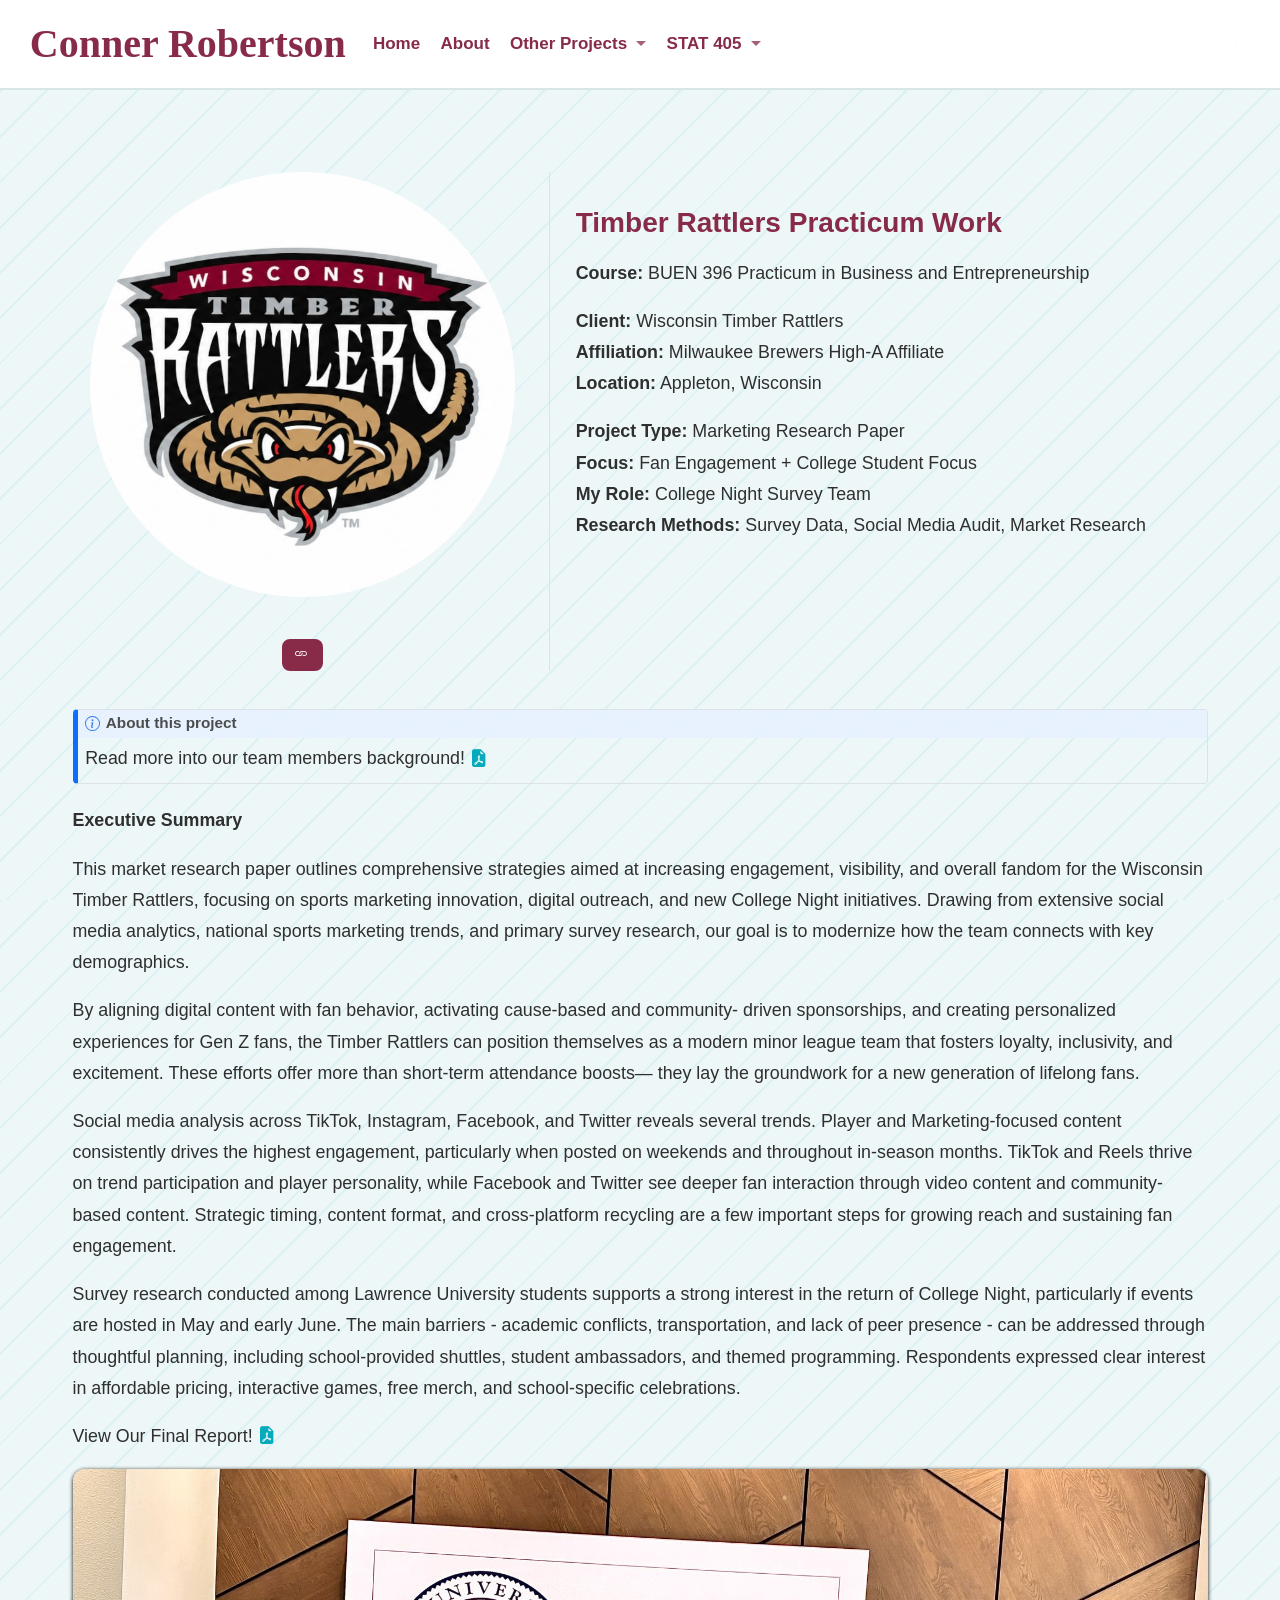
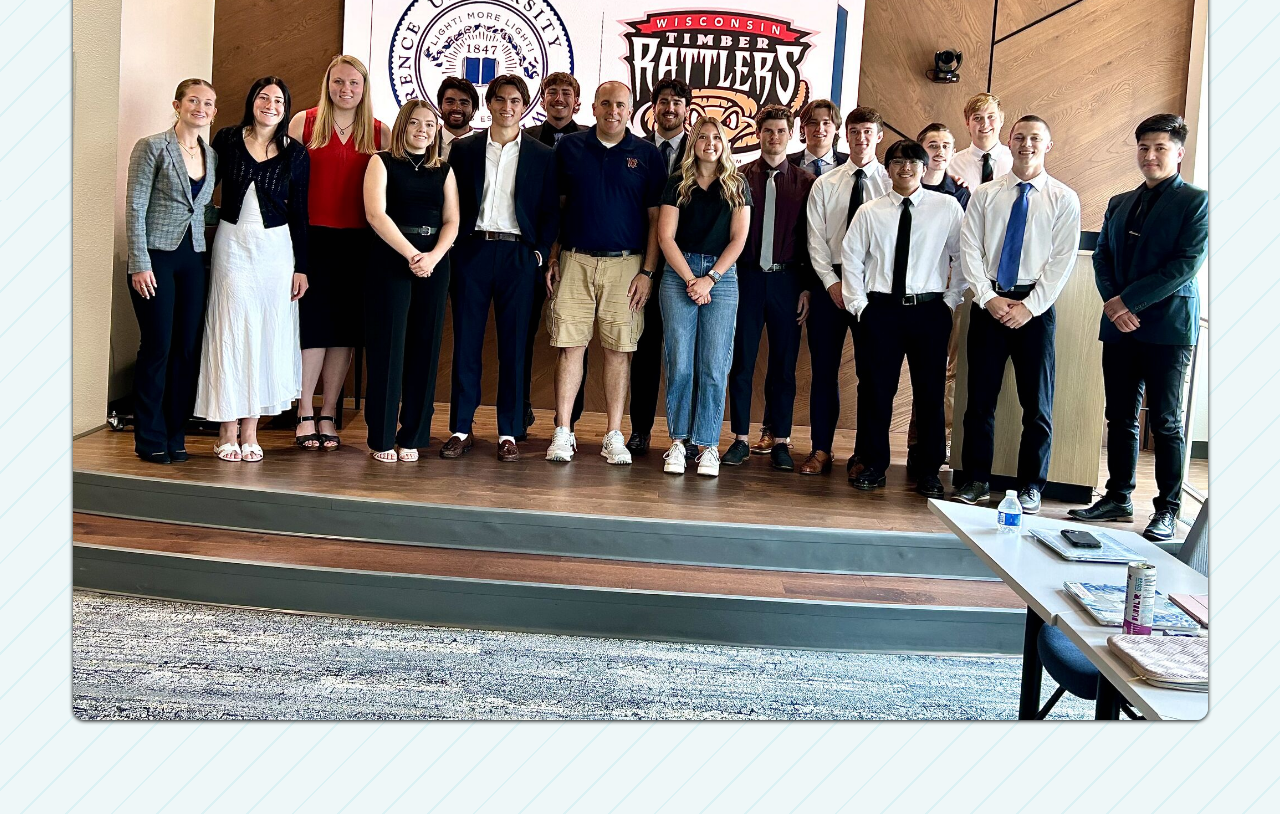
<file: docs/tr_project.html>
<!DOCTYPE html>
<html xmlns="http://www.w3.org/1999/xhtml" lang="en" xml:lang="en"><head>

<meta charset="utf-8">
<meta name="generator" content="quarto-1.8.27">

<meta name="viewport" content="width=device-width, initial-scale=1.0, user-scalable=yes">


<title>tr_project – Conner Robertson</title>
<style>
code{white-space: pre-wrap;}
span.smallcaps{font-variant: small-caps;}
div.columns{display: flex; gap: min(4vw, 1.5em);}
div.column{flex: auto; overflow-x: auto;}
div.hanging-indent{margin-left: 1.5em; text-indent: -1.5em;}
ul.task-list{list-style: none;}
ul.task-list li input[type="checkbox"] {
  width: 0.8em;
  margin: 0 0.8em 0.2em -1em; /* quarto-specific, see https://github.com/quarto-dev/quarto-cli/issues/4556 */ 
  vertical-align: middle;
}
</style>


<script src="site_libs/quarto-nav/quarto-nav.js"></script>
<script src="site_libs/quarto-nav/headroom.min.js"></script>
<script src="site_libs/clipboard/clipboard.min.js"></script>
<script src="site_libs/quarto-search/autocomplete.umd.js"></script>
<script src="site_libs/quarto-search/fuse.min.js"></script>
<script src="site_libs/quarto-search/quarto-search.js"></script>
<meta name="quarto:offset" content="./">
<script src="site_libs/quarto-html/quarto.js" type="module"></script>
<script src="site_libs/quarto-html/tabsets/tabsets.js" type="module"></script>
<script src="site_libs/quarto-html/axe/axe-check.js" type="module"></script>
<script src="site_libs/quarto-html/popper.min.js"></script>
<script src="site_libs/quarto-html/tippy.umd.min.js"></script>
<link href="site_libs/quarto-html/tippy.css" rel="stylesheet">
<link href="site_libs/quarto-html/quarto-syntax-highlighting-ed96de9b727972fe78a7b5d16c58bf87.css" rel="stylesheet" id="quarto-text-highlighting-styles">
<script src="site_libs/bootstrap/bootstrap.min.js"></script>
<link href="site_libs/bootstrap/bootstrap-icons.css" rel="stylesheet">
<link href="site_libs/bootstrap/bootstrap-82bd6119df2bf4ab524fef438a105040.min.css" rel="stylesheet" append-hash="true" id="quarto-bootstrap" data-mode="light">
<script id="quarto-search-options" type="application/json">{
  "location": "navbar",
  "copy-button": false,
  "collapse-after": 3,
  "panel-placement": "end",
  "type": "overlay",
  "limit": 50,
  "keyboard-shortcut": [
    "f",
    "/",
    "s"
  ],
  "show-item-context": false,
  "language": {
    "search-no-results-text": "No results",
    "search-matching-documents-text": "matching documents",
    "search-copy-link-title": "Copy link to search",
    "search-hide-matches-text": "Hide additional matches",
    "search-more-match-text": "more match in this document",
    "search-more-matches-text": "more matches in this document",
    "search-clear-button-title": "Clear",
    "search-text-placeholder": "",
    "search-detached-cancel-button-title": "Cancel",
    "search-submit-button-title": "Submit",
    "search-label": "Search"
  }
}</script>


<link rel="stylesheet" href="styles.css">
</head>

<body class="nav-fixed quarto-light">

<div id="quarto-search-results"></div>
  <header id="quarto-header" class="headroom fixed-top">
    <nav class="navbar navbar-expand-lg " data-bs-theme="dark">
      <div class="navbar-container container-fluid">
      <div class="navbar-brand-container mx-auto">
    <a class="navbar-brand" href="./index.html">
    <span class="navbar-title">Conner Robertson</span>
    </a>
  </div>
            <div id="quarto-search" class="" title="Search"></div>
          <button class="navbar-toggler" type="button" data-bs-toggle="collapse" data-bs-target="#navbarCollapse" aria-controls="navbarCollapse" role="menu" aria-expanded="false" aria-label="Toggle navigation" onclick="if (window.quartoToggleHeadroom) { window.quartoToggleHeadroom(); }">
  <span class="navbar-toggler-icon"></span>
</button>
          <div class="collapse navbar-collapse" id="navbarCollapse">
            <ul class="navbar-nav navbar-nav-scroll me-auto">
  <li class="nav-item">
    <a class="nav-link" href="./index.html"> 
<span class="menu-text">Home</span></a>
  </li>  
  <li class="nav-item">
    <a class="nav-link" href="./about.html"> 
<span class="menu-text">About</span></a>
  </li>  
  <li class="nav-item dropdown ">
    <a class="nav-link dropdown-toggle" href="#" id="nav-menu-other-projects" role="link" data-bs-toggle="dropdown" aria-expanded="false">
 <span class="menu-text">Other Projects</span>
    </a>
    <ul class="dropdown-menu" aria-labelledby="nav-menu-other-projects">    
        <li>
    <a class="dropdown-item" href="./tr_project.html">
 <span class="dropdown-text">Timber Rattlers Practicum</span></a>
  </li>  
        <li>
    <a class="dropdown-item" href="./bus_model.html">
 <span class="dropdown-text">Business &amp; Entrepreneurship UPI Model</span></a>
  </li>  
    </ul>
  </li>
  <li class="nav-item dropdown ">
    <a class="nav-link dropdown-toggle" href="#" id="nav-menu-stat-405" role="link" data-bs-toggle="dropdown" aria-expanded="false">
 <span class="menu-text">STAT 405</span>
    </a>
    <ul class="dropdown-menu" aria-labelledby="nav-menu-stat-405">    
        <li>
    <a class="dropdown-item" href="./sql_project.html">
 <span class="dropdown-text">SQL Database Creation</span></a>
  </li>  
        <li>
    <a class="dropdown-item" href="./text_analysis.html">
 <span class="dropdown-text">Textual Analysis of the Four Gospels</span></a>
  </li>  
        <li>
    <a class="dropdown-item" href="./package.html">
 <span class="dropdown-text">Webgem Package</span></a>
  </li>  
        <li>
    <a class="dropdown-item" href="./poster.html">
 <span class="dropdown-text">KFYO Poster Project</span></a>
  </li>  
        <li>
    <a class="dropdown-item" href="./stylo.html">
 <span class="dropdown-text">Sylo Package Analysis</span></a>
  </li>  
    </ul>
  </li>
</ul>
          </div> <!-- /navcollapse -->
            <div class="quarto-navbar-tools">
</div>
      </div> <!-- /container-fluid -->
    </nav>
</header>
<!-- content -->
<div id="quarto-content" class="quarto-container page-columns page-rows-contents page-layout-full page-navbar">
<!-- sidebar -->
<!-- margin-sidebar -->
    
<!-- main -->
<main class="content column-page" id="quarto-document-content">




<div class="quarto-about-trestles column-page">
  <div class="about-entity">
    <img src="images/TR_logo.jpeg" class="about-image
  round " style="height: 25em; width: 25em;">
<header id="title-block-header" class="quarto-title-block"></header>
    <div class="about-links">
  <a href="https://www.mlb.com/milb/wisconsin" class="about-link" rel="" target="">
    <i class="bi bi-link"></i>
     <span class="about-link-text"></span>
  </a>
</div>
  </div>
  <div class="about-contents"><div id="intro-heading">
<section id="timber-rattlers-practicum-work" class="level2">
<h2 data-anchor-id="timber-rattlers-practicum-work">Timber Rattlers Practicum Work</h2>
<p><strong>Course:</strong> BUEN 396 Practicum in Business and Entrepreneurship</p>
<p><strong>Client:</strong> Wisconsin Timber Rattlers<br>
<strong>Affiliation:</strong> Milwaukee Brewers High-A Affiliate<br>
<strong>Location:</strong> Appleton, Wisconsin</p>
<p><strong>Project Type:</strong> Marketing Research Paper<br>
<strong>Focus:</strong> Fan Engagement + College Student Focus <br> <strong>My Role:</strong> College Night Survey Team<br>
<strong>Research Methods:</strong> Survey Data, Social Media Audit, Market Research</p>
</section>
</div></div>
</div>

<div class="callout callout-style-default callout-note callout-titled">
<div class="callout-header d-flex align-content-center">
<div class="callout-icon-container">
<i class="callout-icon"></i>
</div>
<div class="callout-title-container flex-fill">
<span class="screen-reader-only">Note</span>About this project
</div>
</div>
<div class="callout-body-container callout-body">
<p>Read more into our team members background! <a href="https://drive.google.com/file/d/1qhlG-pVfZt8YlPswXpDgBZ-bsi_SdRPF/view?usp=sharing" target="_blank"> <i class="bi bi-file-earmark-pdf-fill"></i> </a></p>
</div>
</div>
<p><strong>Executive Summary</strong></p>
<p>This market research paper outlines comprehensive strategies aimed at increasing engagement, visibility, and overall fandom for the Wisconsin Timber Rattlers, focusing on sports marketing innovation, digital outreach, and new College Night initiatives. Drawing from extensive social media analytics, national sports marketing trends, and primary survey research, our goal is to modernize how the team connects with key demographics.</p>
<p>By aligning digital content with fan behavior, activating cause-based and community- driven sponsorships, and creating personalized experiences for Gen Z fans, the Timber Rattlers can position themselves as a modern minor league team that fosters loyalty, inclusivity, and excitement. These efforts offer more than short-term attendance boosts— they lay the groundwork for a new generation of lifelong fans.</p>
<p>Social media analysis across TikTok, Instagram, Facebook, and Twitter reveals several trends. Player and Marketing-focused content consistently drives the highest engagement, particularly when posted on weekends and throughout in-season months. TikTok and Reels thrive on trend participation and player personality, while Facebook and Twitter see deeper fan interaction through video content and community-based content. Strategic timing, content format, and cross-platform recycling are a few important steps for growing reach and sustaining fan engagement.</p>
<p>Survey research conducted among Lawrence University students supports a strong interest in the return of College Night, particularly if events are hosted in May and early June. The main barriers - academic conflicts, transportation, and lack of peer presence - can be addressed through thoughtful planning, including school-provided shuttles, student ambassadors, and themed programming. Respondents expressed clear interest in affordable pricing, interactive games, free merch, and school-specific celebrations.</p>
<p>View Our Final Report! <a href="https://drive.google.com/file/d/1c04c7N2KtxSGbbG6O84baMcKsqir85wL/view?usp=sharing" target="_blank"> <i class="bi bi-file-earmark-pdf-fill"></i> </a></p>
<p><img src="images/1749173986352.jpg" class="tr-project-card img-fluid"></p>




</main> <!-- /main -->
<script id="quarto-html-after-body" type="application/javascript">
  window.document.addEventListener("DOMContentLoaded", function (event) {
    const isCodeAnnotation = (el) => {
      for (const clz of el.classList) {
        if (clz.startsWith('code-annotation-')) {                     
          return true;
        }
      }
      return false;
    }
    const onCopySuccess = function(e) {
      // button target
      const button = e.trigger;
      // don't keep focus
      button.blur();
      // flash "checked"
      button.classList.add('code-copy-button-checked');
      var currentTitle = button.getAttribute("title");
      button.setAttribute("title", "Copied!");
      let tooltip;
      if (window.bootstrap) {
        button.setAttribute("data-bs-toggle", "tooltip");
        button.setAttribute("data-bs-placement", "left");
        button.setAttribute("data-bs-title", "Copied!");
        tooltip = new bootstrap.Tooltip(button, 
          { trigger: "manual", 
            customClass: "code-copy-button-tooltip",
            offset: [0, -8]});
        tooltip.show();    
      }
      setTimeout(function() {
        if (tooltip) {
          tooltip.hide();
          button.removeAttribute("data-bs-title");
          button.removeAttribute("data-bs-toggle");
          button.removeAttribute("data-bs-placement");
        }
        button.setAttribute("title", currentTitle);
        button.classList.remove('code-copy-button-checked');
      }, 1000);
      // clear code selection
      e.clearSelection();
    }
    const getTextToCopy = function(trigger) {
      const outerScaffold = trigger.parentElement.cloneNode(true);
      const codeEl = outerScaffold.querySelector('code');
      for (const childEl of codeEl.children) {
        if (isCodeAnnotation(childEl)) {
          childEl.remove();
        }
      }
      return codeEl.innerText;
    }
    const clipboard = new window.ClipboardJS('.code-copy-button:not([data-in-quarto-modal])', {
      text: getTextToCopy
    });
    clipboard.on('success', onCopySuccess);
    if (window.document.getElementById('quarto-embedded-source-code-modal')) {
      const clipboardModal = new window.ClipboardJS('.code-copy-button[data-in-quarto-modal]', {
        text: getTextToCopy,
        container: window.document.getElementById('quarto-embedded-source-code-modal')
      });
      clipboardModal.on('success', onCopySuccess);
    }
      var localhostRegex = new RegExp(/^(?:http|https):\/\/localhost\:?[0-9]*\//);
      var mailtoRegex = new RegExp(/^mailto:/);
        var filterRegex = new RegExp('/' + window.location.host + '/');
      var isInternal = (href) => {
          return filterRegex.test(href) || localhostRegex.test(href) || mailtoRegex.test(href);
      }
      // Inspect non-navigation links and adorn them if external
     var links = window.document.querySelectorAll('a[href]:not(.nav-link):not(.navbar-brand):not(.toc-action):not(.sidebar-link):not(.sidebar-item-toggle):not(.pagination-link):not(.no-external):not([aria-hidden]):not(.dropdown-item):not(.quarto-navigation-tool):not(.about-link)');
      for (var i=0; i<links.length; i++) {
        const link = links[i];
        if (!isInternal(link.href)) {
          // undo the damage that might have been done by quarto-nav.js in the case of
          // links that we want to consider external
          if (link.dataset.originalHref !== undefined) {
            link.href = link.dataset.originalHref;
          }
        }
      }
    function tippyHover(el, contentFn, onTriggerFn, onUntriggerFn) {
      const config = {
        allowHTML: true,
        maxWidth: 500,
        delay: 100,
        arrow: false,
        appendTo: function(el) {
            return el.parentElement;
        },
        interactive: true,
        interactiveBorder: 10,
        theme: 'quarto',
        placement: 'bottom-start',
      };
      if (contentFn) {
        config.content = contentFn;
      }
      if (onTriggerFn) {
        config.onTrigger = onTriggerFn;
      }
      if (onUntriggerFn) {
        config.onUntrigger = onUntriggerFn;
      }
      window.tippy(el, config); 
    }
    const noterefs = window.document.querySelectorAll('a[role="doc-noteref"]');
    for (var i=0; i<noterefs.length; i++) {
      const ref = noterefs[i];
      tippyHover(ref, function() {
        // use id or data attribute instead here
        let href = ref.getAttribute('data-footnote-href') || ref.getAttribute('href');
        try { href = new URL(href).hash; } catch {}
        const id = href.replace(/^#\/?/, "");
        const note = window.document.getElementById(id);
        if (note) {
          return note.innerHTML;
        } else {
          return "";
        }
      });
    }
    const xrefs = window.document.querySelectorAll('a.quarto-xref');
    const processXRef = (id, note) => {
      // Strip column container classes
      const stripColumnClz = (el) => {
        el.classList.remove("page-full", "page-columns");
        if (el.children) {
          for (const child of el.children) {
            stripColumnClz(child);
          }
        }
      }
      stripColumnClz(note)
      if (id === null || id.startsWith('sec-')) {
        // Special case sections, only their first couple elements
        const container = document.createElement("div");
        if (note.children && note.children.length > 2) {
          container.appendChild(note.children[0].cloneNode(true));
          for (let i = 1; i < note.children.length; i++) {
            const child = note.children[i];
            if (child.tagName === "P" && child.innerText === "") {
              continue;
            } else {
              container.appendChild(child.cloneNode(true));
              break;
            }
          }
          if (window.Quarto?.typesetMath) {
            window.Quarto.typesetMath(container);
          }
          return container.innerHTML
        } else {
          if (window.Quarto?.typesetMath) {
            window.Quarto.typesetMath(note);
          }
          return note.innerHTML;
        }
      } else {
        // Remove any anchor links if they are present
        const anchorLink = note.querySelector('a.anchorjs-link');
        if (anchorLink) {
          anchorLink.remove();
        }
        if (window.Quarto?.typesetMath) {
          window.Quarto.typesetMath(note);
        }
        if (note.classList.contains("callout")) {
          return note.outerHTML;
        } else {
          return note.innerHTML;
        }
      }
    }
    for (var i=0; i<xrefs.length; i++) {
      const xref = xrefs[i];
      tippyHover(xref, undefined, function(instance) {
        instance.disable();
        let url = xref.getAttribute('href');
        let hash = undefined; 
        if (url.startsWith('#')) {
          hash = url;
        } else {
          try { hash = new URL(url).hash; } catch {}
        }
        if (hash) {
          const id = hash.replace(/^#\/?/, "");
          const note = window.document.getElementById(id);
          if (note !== null) {
            try {
              const html = processXRef(id, note.cloneNode(true));
              instance.setContent(html);
            } finally {
              instance.enable();
              instance.show();
            }
          } else {
            // See if we can fetch this
            fetch(url.split('#')[0])
            .then(res => res.text())
            .then(html => {
              const parser = new DOMParser();
              const htmlDoc = parser.parseFromString(html, "text/html");
              const note = htmlDoc.getElementById(id);
              if (note !== null) {
                const html = processXRef(id, note);
                instance.setContent(html);
              } 
            }).finally(() => {
              instance.enable();
              instance.show();
            });
          }
        } else {
          // See if we can fetch a full url (with no hash to target)
          // This is a special case and we should probably do some content thinning / targeting
          fetch(url)
          .then(res => res.text())
          .then(html => {
            const parser = new DOMParser();
            const htmlDoc = parser.parseFromString(html, "text/html");
            const note = htmlDoc.querySelector('main.content');
            if (note !== null) {
              // This should only happen for chapter cross references
              // (since there is no id in the URL)
              // remove the first header
              if (note.children.length > 0 && note.children[0].tagName === "HEADER") {
                note.children[0].remove();
              }
              const html = processXRef(null, note);
              instance.setContent(html);
            } 
          }).finally(() => {
            instance.enable();
            instance.show();
          });
        }
      }, function(instance) {
      });
    }
        let selectedAnnoteEl;
        const selectorForAnnotation = ( cell, annotation) => {
          let cellAttr = 'data-code-cell="' + cell + '"';
          let lineAttr = 'data-code-annotation="' +  annotation + '"';
          const selector = 'span[' + cellAttr + '][' + lineAttr + ']';
          return selector;
        }
        const selectCodeLines = (annoteEl) => {
          const doc = window.document;
          const targetCell = annoteEl.getAttribute("data-target-cell");
          const targetAnnotation = annoteEl.getAttribute("data-target-annotation");
          const annoteSpan = window.document.querySelector(selectorForAnnotation(targetCell, targetAnnotation));
          const lines = annoteSpan.getAttribute("data-code-lines").split(",");
          const lineIds = lines.map((line) => {
            return targetCell + "-" + line;
          })
          let top = null;
          let height = null;
          let parent = null;
          if (lineIds.length > 0) {
              //compute the position of the single el (top and bottom and make a div)
              const el = window.document.getElementById(lineIds[0]);
              top = el.offsetTop;
              height = el.offsetHeight;
              parent = el.parentElement.parentElement;
            if (lineIds.length > 1) {
              const lastEl = window.document.getElementById(lineIds[lineIds.length - 1]);
              const bottom = lastEl.offsetTop + lastEl.offsetHeight;
              height = bottom - top;
            }
            if (top !== null && height !== null && parent !== null) {
              // cook up a div (if necessary) and position it 
              let div = window.document.getElementById("code-annotation-line-highlight");
              if (div === null) {
                div = window.document.createElement("div");
                div.setAttribute("id", "code-annotation-line-highlight");
                div.style.position = 'absolute';
                parent.appendChild(div);
              }
              div.style.top = top - 2 + "px";
              div.style.height = height + 4 + "px";
              div.style.left = 0;
              let gutterDiv = window.document.getElementById("code-annotation-line-highlight-gutter");
              if (gutterDiv === null) {
                gutterDiv = window.document.createElement("div");
                gutterDiv.setAttribute("id", "code-annotation-line-highlight-gutter");
                gutterDiv.style.position = 'absolute';
                const codeCell = window.document.getElementById(targetCell);
                const gutter = codeCell.querySelector('.code-annotation-gutter');
                gutter.appendChild(gutterDiv);
              }
              gutterDiv.style.top = top - 2 + "px";
              gutterDiv.style.height = height + 4 + "px";
            }
            selectedAnnoteEl = annoteEl;
          }
        };
        const unselectCodeLines = () => {
          const elementsIds = ["code-annotation-line-highlight", "code-annotation-line-highlight-gutter"];
          elementsIds.forEach((elId) => {
            const div = window.document.getElementById(elId);
            if (div) {
              div.remove();
            }
          });
          selectedAnnoteEl = undefined;
        };
          // Handle positioning of the toggle
      window.addEventListener(
        "resize",
        throttle(() => {
          elRect = undefined;
          if (selectedAnnoteEl) {
            selectCodeLines(selectedAnnoteEl);
          }
        }, 10)
      );
      function throttle(fn, ms) {
      let throttle = false;
      let timer;
        return (...args) => {
          if(!throttle) { // first call gets through
              fn.apply(this, args);
              throttle = true;
          } else { // all the others get throttled
              if(timer) clearTimeout(timer); // cancel #2
              timer = setTimeout(() => {
                fn.apply(this, args);
                timer = throttle = false;
              }, ms);
          }
        };
      }
        // Attach click handler to the DT
        const annoteDls = window.document.querySelectorAll('dt[data-target-cell]');
        for (const annoteDlNode of annoteDls) {
          annoteDlNode.addEventListener('click', (event) => {
            const clickedEl = event.target;
            if (clickedEl !== selectedAnnoteEl) {
              unselectCodeLines();
              const activeEl = window.document.querySelector('dt[data-target-cell].code-annotation-active');
              if (activeEl) {
                activeEl.classList.remove('code-annotation-active');
              }
              selectCodeLines(clickedEl);
              clickedEl.classList.add('code-annotation-active');
            } else {
              // Unselect the line
              unselectCodeLines();
              clickedEl.classList.remove('code-annotation-active');
            }
          });
        }
    const findCites = (el) => {
      const parentEl = el.parentElement;
      if (parentEl) {
        const cites = parentEl.dataset.cites;
        if (cites) {
          return {
            el,
            cites: cites.split(' ')
          };
        } else {
          return findCites(el.parentElement)
        }
      } else {
        return undefined;
      }
    };
    var bibliorefs = window.document.querySelectorAll('a[role="doc-biblioref"]');
    for (var i=0; i<bibliorefs.length; i++) {
      const ref = bibliorefs[i];
      const citeInfo = findCites(ref);
      if (citeInfo) {
        tippyHover(citeInfo.el, function() {
          var popup = window.document.createElement('div');
          citeInfo.cites.forEach(function(cite) {
            var citeDiv = window.document.createElement('div');
            citeDiv.classList.add('hanging-indent');
            citeDiv.classList.add('csl-entry');
            var biblioDiv = window.document.getElementById('ref-' + cite);
            if (biblioDiv) {
              citeDiv.innerHTML = biblioDiv.innerHTML;
            }
            popup.appendChild(citeDiv);
          });
          return popup.innerHTML;
        });
      }
    }
  });
  </script>
</div> <!-- /content -->




</body></html>
</file>
<file: docs/site_libs/quarto-html/tippy.css>
.tippy-box[data-animation=fade][data-state=hidden]{opacity:0}[data-tippy-root]{max-width:calc(100vw - 10px)}.tippy-box{position:relative;background-color:#333;color:#fff;border-radius:4px;font-size:14px;line-height:1.4;white-space:normal;outline:0;transition-property:transform,visibility,opacity}.tippy-box[data-placement^=top]>.tippy-arrow{bottom:0}.tippy-box[data-placement^=top]>.tippy-arrow:before{bottom:-7px;left:0;border-width:8px 8px 0;border-top-color:initial;transform-origin:center top}.tippy-box[data-placement^=bottom]>.tippy-arrow{top:0}.tippy-box[data-placement^=bottom]>.tippy-arrow:before{top:-7px;left:0;border-width:0 8px 8px;border-bottom-color:initial;transform-origin:center bottom}.tippy-box[data-placement^=left]>.tippy-arrow{right:0}.tippy-box[data-placement^=left]>.tippy-arrow:before{border-width:8px 0 8px 8px;border-left-color:initial;right:-7px;transform-origin:center left}.tippy-box[data-placement^=right]>.tippy-arrow{left:0}.tippy-box[data-placement^=right]>.tippy-arrow:before{left:-7px;border-width:8px 8px 8px 0;border-right-color:initial;transform-origin:center right}.tippy-box[data-inertia][data-state=visible]{transition-timing-function:cubic-bezier(.54,1.5,.38,1.11)}.tippy-arrow{width:16px;height:16px;color:#333}.tippy-arrow:before{content:"";position:absolute;border-color:transparent;border-style:solid}.tippy-content{position:relative;padding:5px 9px;z-index:1}
</file>
<file: docs/site_libs/quarto-html/quarto-syntax-highlighting-ed96de9b727972fe78a7b5d16c58bf87.css>
/* quarto syntax highlight colors */
:root {
  --quarto-hl-ot-color: #003B4F;
  --quarto-hl-at-color: #657422;
  --quarto-hl-ss-color: #20794D;
  --quarto-hl-an-color: #5E5E5E;
  --quarto-hl-fu-color: #4758AB;
  --quarto-hl-st-color: #20794D;
  --quarto-hl-cf-color: #003B4F;
  --quarto-hl-op-color: #5E5E5E;
  --quarto-hl-er-color: #AD0000;
  --quarto-hl-bn-color: #AD0000;
  --quarto-hl-al-color: #AD0000;
  --quarto-hl-va-color: #111111;
  --quarto-hl-bu-color: inherit;
  --quarto-hl-ex-color: inherit;
  --quarto-hl-pp-color: #AD0000;
  --quarto-hl-in-color: #5E5E5E;
  --quarto-hl-vs-color: #20794D;
  --quarto-hl-wa-color: #5E5E5E;
  --quarto-hl-do-color: #5E5E5E;
  --quarto-hl-im-color: #00769E;
  --quarto-hl-ch-color: #20794D;
  --quarto-hl-dt-color: #AD0000;
  --quarto-hl-fl-color: #AD0000;
  --quarto-hl-co-color: #5E5E5E;
  --quarto-hl-cv-color: #5E5E5E;
  --quarto-hl-cn-color: #8f5902;
  --quarto-hl-sc-color: #5E5E5E;
  --quarto-hl-dv-color: #AD0000;
  --quarto-hl-kw-color: #003B4F;
}

/* other quarto variables */
:root {
  --quarto-font-monospace: SFMono-Regular, Menlo, Monaco, Consolas, "Liberation Mono", "Courier New", monospace;
}

/* syntax highlight based on Pandoc's rules */
pre > code.sourceCode > span {
  color: #003B4F;
}

code.sourceCode > span {
  color: #003B4F;
}

div.sourceCode,
div.sourceCode pre.sourceCode {
  color: #003B4F;
}

/* Normal */
code span {
  color: #003B4F;
}

/* Alert */
code span.al {
  color: #AD0000;
  font-style: inherit;
}

/* Annotation */
code span.an {
  color: #5E5E5E;
  font-style: inherit;
}

/* Attribute */
code span.at {
  color: #657422;
  font-style: inherit;
}

/* BaseN */
code span.bn {
  color: #AD0000;
  font-style: inherit;
}

/* BuiltIn */
code span.bu {
  font-style: inherit;
}

/* ControlFlow */
code span.cf {
  color: #003B4F;
  font-weight: bold;
  font-style: inherit;
}

/* Char */
code span.ch {
  color: #20794D;
  font-style: inherit;
}

/* Constant */
code span.cn {
  color: #8f5902;
  font-style: inherit;
}

/* Comment */
code span.co {
  color: #5E5E5E;
  font-style: inherit;
}

/* CommentVar */
code span.cv {
  color: #5E5E5E;
  font-style: italic;
}

/* Documentation */
code span.do {
  color: #5E5E5E;
  font-style: italic;
}

/* DataType */
code span.dt {
  color: #AD0000;
  font-style: inherit;
}

/* DecVal */
code span.dv {
  color: #AD0000;
  font-style: inherit;
}

/* Error */
code span.er {
  color: #AD0000;
  font-style: inherit;
}

/* Extension */
code span.ex {
  font-style: inherit;
}

/* Float */
code span.fl {
  color: #AD0000;
  font-style: inherit;
}

/* Function */
code span.fu {
  color: #4758AB;
  font-style: inherit;
}

/* Import */
code span.im {
  color: #00769E;
  font-style: inherit;
}

/* Information */
code span.in {
  color: #5E5E5E;
  font-style: inherit;
}

/* Keyword */
code span.kw {
  color: #003B4F;
  font-weight: bold;
  font-style: inherit;
}

/* Operator */
code span.op {
  color: #5E5E5E;
  font-style: inherit;
}

/* Other */
code span.ot {
  color: #003B4F;
  font-style: inherit;
}

/* Preprocessor */
code span.pp {
  color: #AD0000;
  font-style: inherit;
}

/* SpecialChar */
code span.sc {
  color: #5E5E5E;
  font-style: inherit;
}

/* SpecialString */
code span.ss {
  color: #20794D;
  font-style: inherit;
}

/* String */
code span.st {
  color: #20794D;
  font-style: inherit;
}

/* Variable */
code span.va {
  color: #111111;
  font-style: inherit;
}

/* VerbatimString */
code span.vs {
  color: #20794D;
  font-style: inherit;
}

/* Warning */
code span.wa {
  color: #5E5E5E;
  font-style: italic;
}

.prevent-inlining {
  content: "</";
}

/*# sourceMappingURL=0920dd6d7437995b8cdf7429764427b1.css.map */
</file>
<file: docs/styles.css>
/* css styles */

body {
  background-color: #eef7f8;
  background-image:
    repeating-linear-gradient(
      135deg,
      rgba(5, 170, 187, 0.08) 0px,
      rgba(5, 170, 187, 0.08) 2px,
      transparent 2px,
      transparent 32px
    );

  color: #2f2f2f;
  font-family: "Segoe UI", Tahoma, Geneva, Verdana, sans-serif;
}

/* TOC section color change*/
.sidebar nav[role="doc-toc"] ul > li > a.active,
.sidebar nav[role="doc-toc"] ul > li > ul > li > a.active {
  color: #872b49 !important;
  border-left: 1px solid #872b49 !important;
}

/* Tab color for panel-tabset */
.panel-tabset .nav-tabs .nav-link {
  color: black;
}

/* Make TOC text bigger */
#quarto-margin-sidebar .nav-link,
#TOC .nav-link,
.sidebar nav[role="doc-toc"] a {
  font-size: 1rem !important;
  padding-top: 0.40rem !important;
  padding-bottom: 0.40rem !important;
}

.tighter-list {
  padding-left: 0.5em; /* Adjust this value */
}

.page-logo {
  position: fixed;
  top: 115px;
  left: 25px;
  width: 180px;
  height: auto;
  z-index: 10;
  border: 1px solid white;
  border-radius: 18px;
  box-shadow: 0 2px 8px rgba(0, 0, 0, 0.08);
}

/* Navbar */
.navbar {
  background-color: #ffffff !important;
  border-bottom: 2px solid #d9e6e8;
}

.navbar-brand{
  font-family: 'Borel', serif;
  font-size: 40px !important;
}

.navbar-brand,
.navbar .nav-link {
  color: #872b49 !important;
  font-weight: 600;
}

.navbar .nav-link:hover,
.navbar-brand:hover {
  color: #05aabb !important;
}

.navbar .dropdown-menu{
  width: 375px;
  background-color: white;
  box-shadow: 0 6px 18px rgba(0, 0, 0, 0.08);
  padding: 0.8rem 0;
}

.navbar .dropdown-item{
  color: #101010;
  font-weight: 200;
  font-size: 1rem;
  text-decoration: none;
}

.navbar .dropdown-item:hover,
.navbar .dropdown-item:focus {
  background-color: #eef7f8;
} 

h1 {
  color: #872b49;
  text-align: center;
  margin-top: 1rem;
}


h2 {
  color: #872b49;
  margin-top: 2rem;
  margin-bottom: 0.75rem;
  border-bottom: 2px solid #872b49;
  padding-bottom: 0.3rem;
}

h3 {
  color: #872b49;
}

/* Text */
p {
  line-height: 1.75;
  font-size: 1.05rem;
  margin-bottom: 1rem;
}

ul {
  line-height: 1.7;
}


/* Links */
a {
  color: #05aabb;
  text-decoration: none;
  font-weight: 600;
}

a:hover {
  color: #872b49;
  text-decoration: underline;
}

/* Home/about block image */
div.quarto-about-jolla .about-image {
  border: 4px solid #872b49;
  border-radius: 10px !important;
  box-shadow: 0 6px 18px rgba(0, 0, 0, 0.15);
}

/* Home/about block buttons */
div.quarto-about-jolla .about-links .about-link,
div.quarto-about-trestles .about-entity .about-link {
  color: white !important;
  background-color: #872b49;
  border-radius: 8px;
  padding: 0.45em 0.9em;
  text-decoration: none;
  border: none;
}

div.quarto-about-jolla .about-links .about-link:hover,
div.quarto-about-trestles .about-entity .about-link:hover {
  background-color: #c27e97;
  color: white !important;
}

.kalman-ascii {
  text-align: center;
  margin: 2rem 0;
}

.kalman-ascii pre {
  display: inline-block;
  text-align: left;
  font-size: 1.35rem;
  line-height: 1.6;
  padding: 1.5rem 2rem;
  border-radius: 15px;
  background-color: #f4f6f8;
  border: 1px solid #ddd;
  box-shadow: 0 4px 12px rgba(0, 0, 0, 0.08);
}

/* Make cards in grids the same height */
.grid {
  align-items: stretch;
}

.grid .card {
  height: 100%;
}

/* Hero section */
.hero-section {
  margin-top: 2rem;
  padding: 1.25rem 1.5rem;
  background: linear-gradient(135deg, rgba(5,170,187,0.10), rgba(135,43,73,0.10));
  border-left: 5px solid #872b49;
  border-radius: 10px;
  font-size: 1.08rem;
  line-height: 1.7;
}

.shiny-page-embed {
  margin-top: 1.5rem;
  margin-bottom: 2rem;
}

.shiny-page-embed iframe {
  width: 100%;
  height: 1000px;
  border: 1px solid #ddd;
  border-radius: 14px;
  background-color: white;
  box-shadow: 0 4px 14px rgba(0, 0, 0, 0.12);
}

/* Existing image style */
.profile-pic {
  display: block;
  width: 100%;
  max-width: 420px;
  margin: 0 auto 1.25rem auto;
  border-radius: 14px;
  box-shadow: 0 6px 18px black;
}

.tr-project-card {
  border-radius: 12px;  
  box-shadow: 0 1px 4px black;
}

.top-hero {
  max-width: 750px;
  margin: 0 auto 2rem auto;
  padding: 1rem 1rem 1.25rem 1rem;
  border: 1px solid rgba(135, 43, 73, 0.35);
  border-radius: 18px;
  box-shadow: 0 6px 18px rgba(0, 0, 0, 0.08);
  text-align: center;
}

/* Homepage image */
.profile-photo {
  display: block;
  width: 100%;
  max-width: 475px;
  margin: 40px auto 25px auto;
  border: 1px solid rgba(135, 43, 73, 0.35);
  border-radius: 18px;
  box-shadow: 0 6px 18px rgba(0, 0, 0, 0.08);
}

/* Homepage title */
#home-name {
  color: #872b49;
  text-align: center;
  font-size: 2.8rem;
  font-weight: 800;
  margin-top: 0.25rem;
  margin-bottom: 1rem;
  border-bottom: none;
  padding-bottom: 0;
}

/* Homepage button row */
.button-row {
  display: flex;
  justify-content: center;
  gap: 0.75rem;
  flex-wrap: wrap;
  margin: 40px auto 10px auto;
}

.home-btn {
  display: inline-block;
  background: #872b49;
  color: white !important;
  text-decoration: none;
  padding: 0.5rem 0.9rem;
  border-radius: 8px;
  font-weight: 540;
  transition: transform 0.2s ease, opacity 0.2s ease, box-shadow 0.2s ease;
}

.home-btn:hover {
  transform: translateY(-2px);
  opacity: 0.95;
  color: white !important;
  text-decoration: none;
  box-shadow: 0 6px 14px rgba(0, 0, 0, 0.12);
}

.card {
  padding: 1.25rem;
  border-radius: 12px;
  border: 1px solid #ddd;
  box-shadow: 0 4px 12px rgba(0, 0, 0, 0.07);
  background-color: white;
  margin-bottom: 1rem;
}

.stat-card {
  text-align: center;
}

.stat-card h3 {
  font-size: 1.8rem;
  color: #1f4e79;
  margin-bottom: 0.5rem;
}

.text-center {
  text-align: center;
}

.page-logo {
  max-width: 220px;
  display: block;
  margin-bottom: 1.5rem;
}

.research-hero {
  background-color: #f4f6f8;
  border-left: 6px solid #1f4e79;
  padding: 2rem;
  margin-bottom: 2rem;
  border-radius: 14px;
}

.card {
  padding: 1.25rem;
  border-radius: 12px;
  border: 1px solid #ddd;
  box-shadow: 0 4px 12px rgba(0, 0, 0, 0.07);
  background-color: white;
  margin-bottom: 1rem;
}

.grid {
  align-items: stretch;
}

.grid .card {
  height: 100%;
}

.article-top {
  align-items: stretch;
  margin-bottom: 2rem;
}

.article-title-box {
  background-color: #ffffff;
  border-top: 5px solid #1f4e79;
  padding: 1.25rem;
  border-radius: 14px;
  border: 1px solid #ddd;
  box-shadow: 0 4px 12px rgba(0, 0, 0, 0.07);
  height: 100%;
}

.article-title-box h3 {
  margin-top: 0;
  color: #1f4e79;
}

.article-title-box strong {
  font-size: 1rem;
  line-height: 1.35;
}

.article-top {
  width: 100%;
  max-width: 125%;
  align-items: stretch;
  margin-bottom: 2rem;
}

/* Featured work box */
.feature-card {
  background: #f7f5f6;
  border-radius: 18px;
  padding: 1.5rem;
  margin-bottom: 1.25rem;
  box-shadow: 0 8px 24px rgba(0, 0, 0, 0.06);
}

.feature-card h2 {
  color: #872b49;
  margin-top: 0;
  margin-bottom: 0.5rem;
  border-bottom: none;
  padding-bottom: 0;
  text-align: center;
}

.feature-card p {
  text-align: center;
  margin-bottom: 0;
}

/* Project cards grid */
.project-grid {
  display: grid;
  grid-template-columns: 1fr 1fr;
  gap: 1.25rem;
}

.project-card {
  background: white;
  border-radius: 18px;
  padding: 1.5rem;
  box-shadow: 0 8px 24px rgba(0, 0, 0, 0.06);
  border-left: 5px solid #872b49;
  min-height: 220px;
  transition: transform 0.2s ease, box-shadow 0.2s ease;
}

.project-card:hover {
  transform: translateY(-4px);
  box-shadow: 0 14px 28px rgba(0, 0, 0, 0.10);
}

.project-card h3 {
  color: #8c2d52;
  margin-top: 0;
  margin-bottom: 0.5rem;
}

.project-card a {
  font-weight: 700;
}

/* Responsive */
@media (max-width: 900px) {
  .project-grid {
    grid-template-columns: 1fr;
  }
}

  #home-name {
    font-size: 2.2rem;
    text-align: center;
  }
  
/* Portfolio Page */
.photo-intro {
  text-align: center;
  margin: 2rem auto;
}

.photo-mosaic {
  display: grid;
  grid-template-columns: repeat(4, 1fr);
  grid-auto-rows: 180px;
  gap: 1.25rem;
  width: 85vw;
  max-width: 1200px;
  margin: 2rem auto 4rem auto;
}

.photo-item {
  overflow: hidden;
  border-radius: 18px;
  box-shadow: 0 8px 24px rgba(0, 0, 0, 0.14);
}

.photo-item img {
  width: 100%;
  height: 100%;
  object-fit: cover;
  cursor: pointer;
  transition: transform 0.25s ease, filter 0.25s ease;
}

.photo-item img:hover {
  transform: scale(1.05);
  filter: brightness(0.9);
}

.photo-item.tall {
  grid-row: span 2;
}

.photo-item.wide {
  grid-column: span 2;
}

.photo-item.full {
  grid-column: 1 / -1;
  grid-row: span 1;
}

/* Custom layout tweaks */
.photo-item:nth-child(1) {
  grid-column: span 2;
}

.photo-item:nth-child(4) {
  grid-column: span 1;
}

.photo-item:nth-child(7) {
  grid-column: span 1;
}

#image-lightbox {
  display: none;
  position: fixed;
  inset: 0;
  background: rgba(238, 247, 248, 0.9);
  backdrop-filter: blur(6px);
  z-index: 9999;
  justify-content: center;
  align-items: center;
}

#image-lightbox img {
  max-width: 78vw;
  max-height: 78vh;
  border-radius: 18px;
  box-shadow: 0 18px 50px rgba(0, 0, 0, 0.3);
}

@media (max-width: 900px) {
  .photo-mosaic {
    grid-template-columns: 1fr 1fr;
    width: 92vw;
  }

  .photo-item,
  .photo-item.tall,
  .photo-item.wide {
    grid-column: span 1;
    grid-row: span 1;
  }
}
</file>
<file: docs/site_libs/quarto-contrib/fontawesome6-6.7.2/latex-fontsize.css>
.fa-tiny {
  font-size: 0.5em;
}
.fa-scriptsize {
  font-size: 0.7em;
}
.fa-footnotesize {
  font-size: 0.8em;
}
.fa-small {
  font-size: 0.9em;
}
.fa-normalsize {
  font-size: 1em;
}
.fa-large {
  font-size: 1.2em;
}
.fa-Large {
  font-size: 1.5em;
}
.fa-LARGE {
  font-size: 1.75em;
}
.fa-huge {
  font-size: 2em;
}
.fa-Huge {
  font-size: 2.5em;
}
</file>
